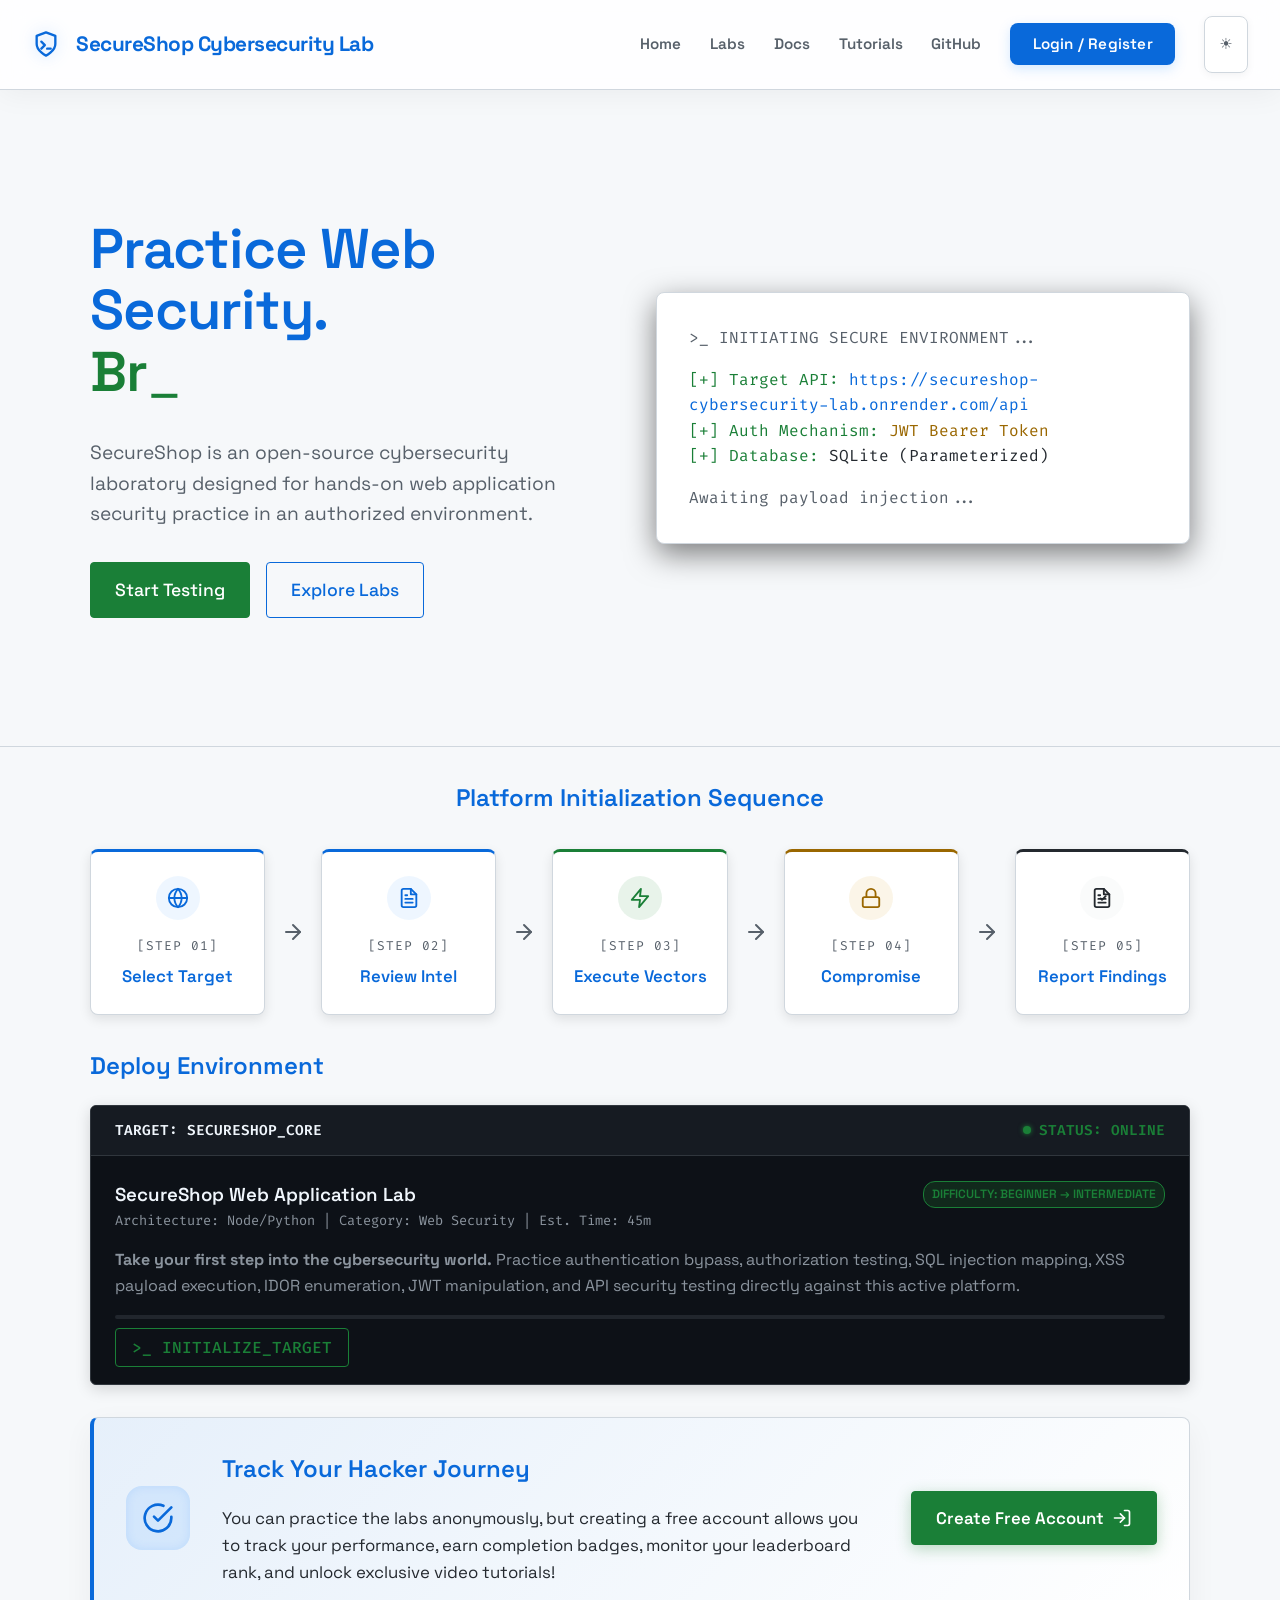
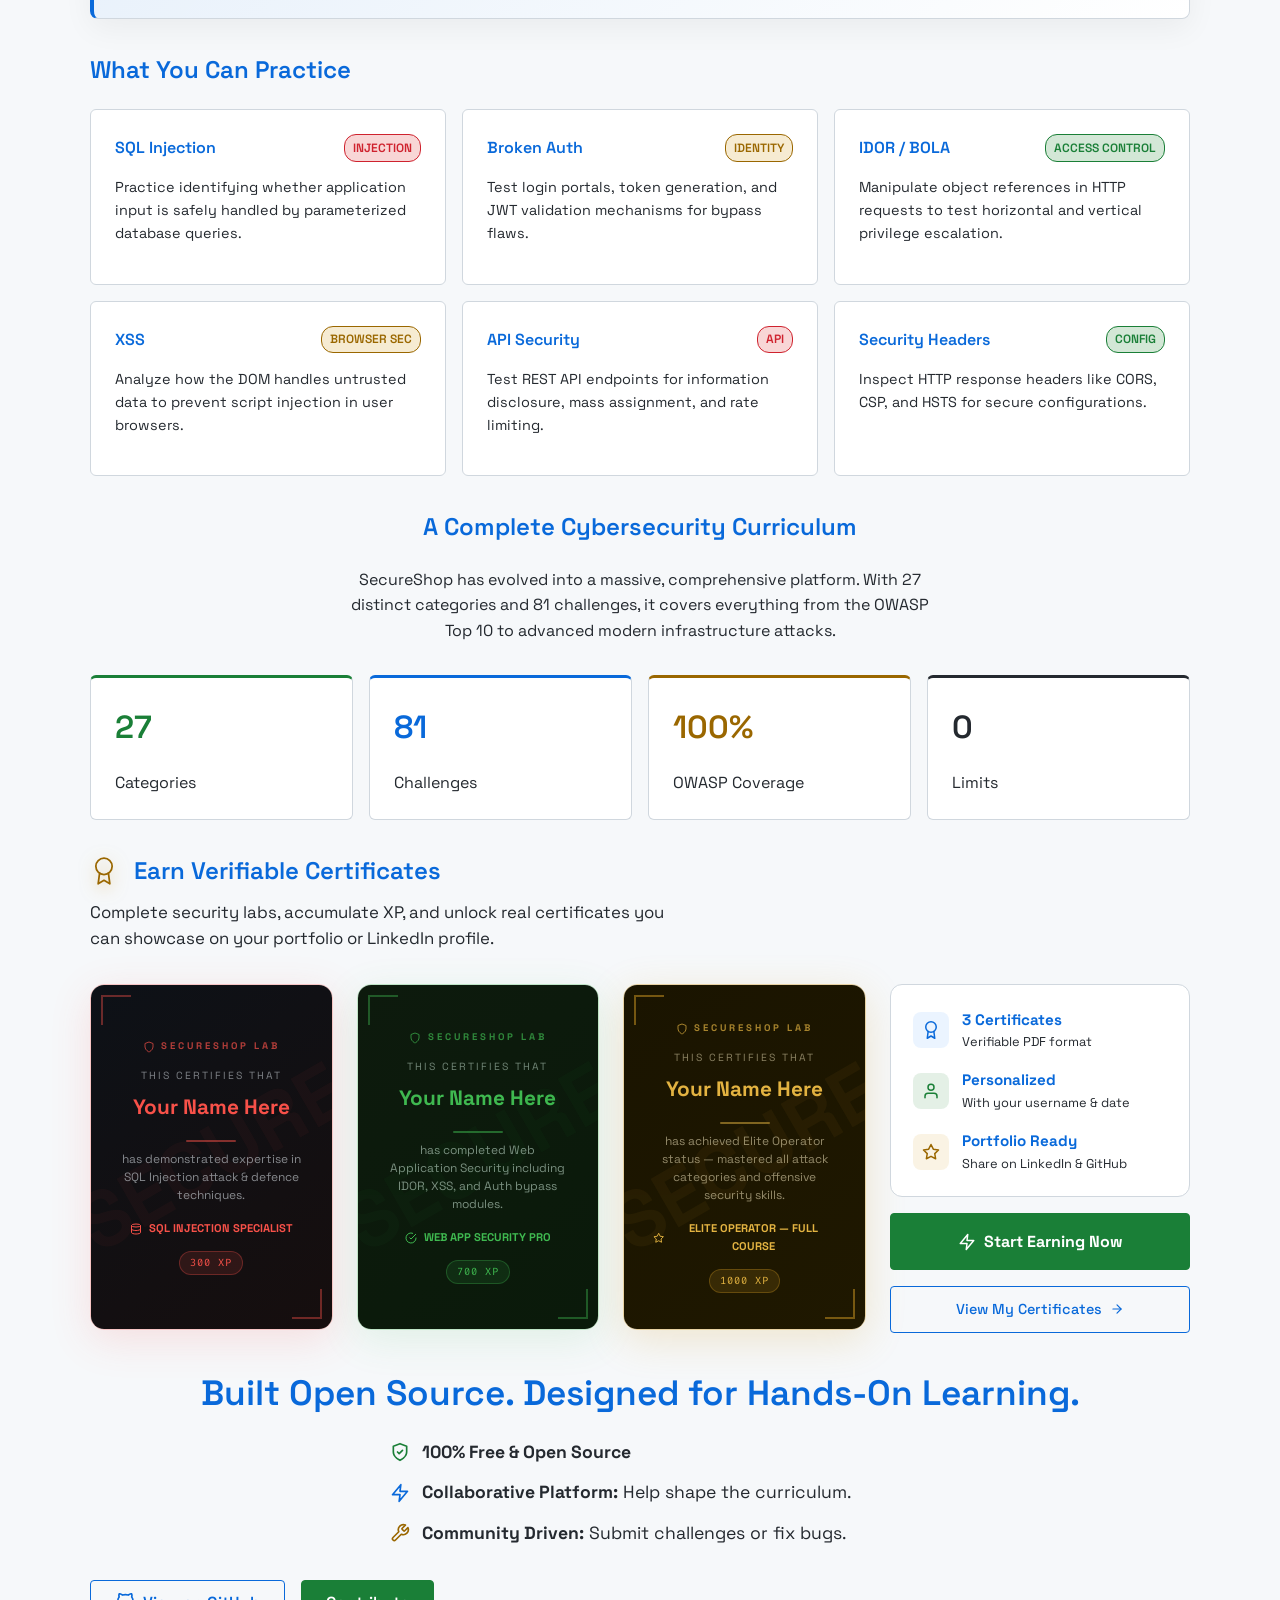
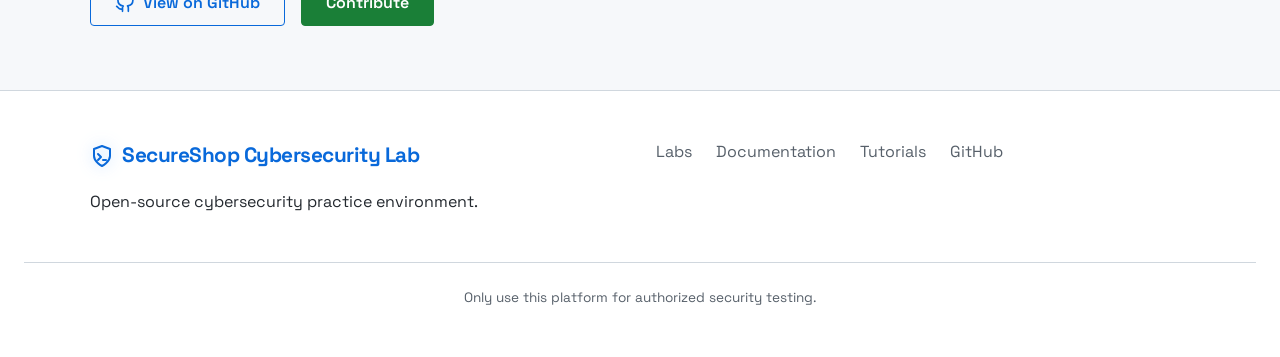
<file: frontend/index.html>
<!DOCTYPE html>
<html lang="en">
  <head>
    <meta charset="UTF-8" />
    <meta name="viewport" content="width=device-width, initial-scale=1.0" />
    <title>SecureShop Lab - Practice Web Security</title>
    <link rel="stylesheet" href="app.css" />
    <script src="app.js"></script>
    <style>
      .hero-visual {
        background: var(--bg-card);
        border: 1px solid var(--border-subtle);
        border-radius: 8px;
        padding: 2rem;
        font-family: var(--font-mono);
        color: var(--accent-green);
        text-align: left;
        box-shadow: 0 10px 30px rgba(0,0,0,0.5);
      }
      .workflow-step {
        background: var(--bg-card);
        border: 1px solid var(--border-subtle);
        padding: 1.5rem;
        border-radius: 6px;
      }
    </style>
  </head>
  <body>
    <header>
      <div class="logo">
        <svg width="28" height="28" viewBox="0 0 24 24" fill="none" stroke="currentColor" stroke-width="2" stroke-linecap="round" stroke-linejoin="round" class="logo-icon" style="margin-right: 8px;"><path d="M12 22s8-4 8-10V5l-8-3-8 3v7c0 6 8 10 8 10z"></path><polyline points="8 10 11 13 8 16"></polyline><line x1="13" y1="16" x2="16" y2="16"></line></svg> SecureShop Cybersecurity Lab
      </div>
      <nav id="main-nav"></nav>
    </header>

    <!-- MOBILE WARNING -->
    <div class="mobile-only-warning container mt-2 mb-1" style="padding-top: 2rem;">
      <div class="card" style="border-left: 4px solid var(--accent-orange); background: rgba(210, 153, 34, 0.05); padding: 1.2rem;">
        <h3 style="color: var(--accent-orange); margin-bottom: 0.5rem; font-size: 1.1rem;">Optimal Experience Notice</h3>
        <p class="text-muted" style="margin-bottom: 0; font-size: 0.9rem;">While you can browse SecureShop on your mobile device, the web terminal, API interception, and code review modules are designed for desktop and laptop screens. For the best hands-on cybersecurity practice, we highly recommend switching to a larger display.</p>
      </div>
    </div>

    <!-- HERO SECTION -->
    <div class="hero" style="padding-top: 6rem; padding-bottom: 6rem; border-bottom: 1px solid var(--border-subtle);">
      <div class="container grid grid-cols-2 gap-2 items-center">
        <div style="text-align: left;">
          <style>
            @keyframes blink { 0%, 100% { opacity: 1; } 50% { opacity: 0; } }
          </style>
          <h1 id="hero-title" style="font-size: 3.5rem; line-height: 1.1; min-height: 3.5em; margin-bottom: 0;"></h1>
          <p style="margin: 1.5rem 0; font-size: 1.2rem; max-width: 90%;">SecureShop is an open-source cybersecurity laboratory designed for hands-on web application security practice in an authorized environment.</p>
          <div class="flex gap-1 mt-2">
            <a href="/labs.html" class="btn btn-primary" style="font-size: 1.1rem; padding: 0.8rem 1.5rem;">Start Testing</a>
            <a href="#featured-lab" class="btn btn-outline" style="font-size: 1.1rem; padding: 0.8rem 1.5rem;">Explore Labs</a>
          </div>
        </div>
        <div class="hero-visual">
          <div style="color: var(--text-muted); margin-bottom: 1rem;">>_ INITIATING SECURE ENVIRONMENT...</div>
          <div>[+] Target API: <span style="color: var(--accent-blue);">https://secureshop-cybersecurity-lab.onrender.com/api</span></div>
          <div>[+] Auth Mechanism: <span style="color: var(--accent-orange);">JWT Bearer Token</span></div>
          <div>[+] Database: <span style="color: var(--text-main);">SQLite (Parameterized)</span></div>
          <div class="mt-1" style="color: var(--text-muted);">Awaiting payload injection...</div>
        </div>
      </div>
    </div>

    <!-- HOW THE LAB WORKS -->
    <div class="container mt-2 pt-2">
      <h2 style="text-align: center; margin-bottom: 2rem;">Platform Initialization Sequence</h2>
      <div style="display: flex; justify-content: center; align-items: center; gap: 1rem; flex-wrap: wrap;">
        
        <!-- Node 1 -->
        <div class="pipeline-card" style="flex: 1; min-width: 140px; text-align: center; padding: 1.5rem 1rem; background: var(--bg-card); border-radius: 8px; border: 1px solid var(--border-subtle); border-top: 3px solid var(--accent-blue); box-shadow: 0 4px 12px rgba(0,0,0,0.1);">
          <div style="background: rgba(88, 166, 255, 0.1); color: var(--accent-blue); width: 44px; height: 44px; border-radius: 50%; display: flex; align-items: center; justify-content: center; margin: 0 auto 1rem;">
             <svg width="22" height="22" viewBox="0 0 24 24" fill="none" stroke="currentColor" stroke-width="2" stroke-linecap="round" stroke-linejoin="round"><circle cx="12" cy="12" r="10"></circle><line x1="2" y1="12" x2="22" y2="12"></line><path d="M12 2a15.3 15.3 0 0 1 4 10 15.3 15.3 0 0 1-4 10 15.3 15.3 0 0 1-4-10 15.3 15.3 0 0 1 4-10z"></path></svg>
          </div>
          <div style="font-family: var(--font-mono); font-size: 0.8rem; color: var(--text-muted); margin-bottom: 0.4rem; letter-spacing: 1px;">[STEP 01]</div>
          <h4 style="margin: 0; font-size: 1.05rem; font-weight: 600;">Select Target</h4>
        </div>

        <!-- Arrow -->
        <div style="color: var(--text-muted); display: flex; align-items: center; justify-content: center; min-width: 20px;">
          <svg width="24" height="24" viewBox="0 0 24 24" fill="none" stroke="currentColor" stroke-width="2" stroke-linecap="round" stroke-linejoin="round"><line x1="5" y1="12" x2="19" y2="12"></line><polyline points="12 5 19 12 12 19"></polyline></svg>
        </div>

        <!-- Node 2 -->
        <div class="pipeline-card" style="flex: 1; min-width: 140px; text-align: center; padding: 1.5rem 1rem; background: var(--bg-card); border-radius: 8px; border: 1px solid var(--border-subtle); border-top: 3px solid var(--accent-blue); box-shadow: 0 4px 12px rgba(0,0,0,0.1);">
          <div style="background: rgba(88, 166, 255, 0.1); color: var(--accent-blue); width: 44px; height: 44px; border-radius: 50%; display: flex; align-items: center; justify-content: center; margin: 0 auto 1rem;">
             <svg width="22" height="22" viewBox="0 0 24 24" fill="none" stroke="currentColor" stroke-width="2" stroke-linecap="round" stroke-linejoin="round"><path d="M14 2H6a2 2 0 0 0-2 2v16a2 2 0 0 0 2 2h12a2 2 0 0 0 2-2V8z"></path><polyline points="14 2 14 8 20 8"></polyline><line x1="16" y1="13" x2="8" y2="13"></line><line x1="16" y1="17" x2="8" y2="17"></line><polyline points="10 9 9 9 8 9"></polyline></svg>
          </div>
          <div style="font-family: var(--font-mono); font-size: 0.8rem; color: var(--text-muted); margin-bottom: 0.4rem; letter-spacing: 1px;">[STEP 02]</div>
          <h4 style="margin: 0; font-size: 1.05rem; font-weight: 600;">Review Intel</h4>
        </div>

        <!-- Arrow -->
        <div style="color: var(--text-muted); display: flex; align-items: center; justify-content: center; min-width: 20px;">
          <svg width="24" height="24" viewBox="0 0 24 24" fill="none" stroke="currentColor" stroke-width="2" stroke-linecap="round" stroke-linejoin="round"><line x1="5" y1="12" x2="19" y2="12"></line><polyline points="12 5 19 12 12 19"></polyline></svg>
        </div>

        <!-- Node 3 -->
        <div class="pipeline-card" style="flex: 1; min-width: 140px; text-align: center; padding: 1.5rem 1rem; background: var(--bg-card); border-radius: 8px; border: 1px solid var(--border-subtle); border-top: 3px solid var(--accent-green); box-shadow: 0 4px 12px rgba(0,0,0,0.1);">
          <div style="background: rgba(35, 134, 54, 0.1); color: var(--accent-green); width: 44px; height: 44px; border-radius: 50%; display: flex; align-items: center; justify-content: center; margin: 0 auto 1rem;">
             <svg width="22" height="22" viewBox="0 0 24 24" fill="none" stroke="currentColor" stroke-width="2" stroke-linecap="round" stroke-linejoin="round"><polygon points="13 2 3 14 12 14 11 22 21 10 12 10 13 2"></polygon></svg>
          </div>
          <div style="font-family: var(--font-mono); font-size: 0.8rem; color: var(--text-muted); margin-bottom: 0.4rem; letter-spacing: 1px;">[STEP 03]</div>
          <h4 style="margin: 0; font-size: 1.05rem; font-weight: 600;">Execute Vectors</h4>
        </div>

        <!-- Arrow -->
        <div style="color: var(--text-muted); display: flex; align-items: center; justify-content: center; min-width: 20px;">
          <svg width="24" height="24" viewBox="0 0 24 24" fill="none" stroke="currentColor" stroke-width="2" stroke-linecap="round" stroke-linejoin="round"><line x1="5" y1="12" x2="19" y2="12"></line><polyline points="12 5 19 12 12 19"></polyline></svg>
        </div>

        <!-- Node 4 -->
        <div class="pipeline-card" style="flex: 1; min-width: 140px; text-align: center; padding: 1.5rem 1rem; background: var(--bg-card); border-radius: 8px; border: 1px solid var(--border-subtle); border-top: 3px solid var(--accent-orange); box-shadow: 0 4px 12px rgba(0,0,0,0.1);">
          <div style="background: rgba(210, 153, 34, 0.1); color: var(--accent-orange); width: 44px; height: 44px; border-radius: 50%; display: flex; align-items: center; justify-content: center; margin: 0 auto 1rem;">
             <svg width="22" height="22" viewBox="0 0 24 24" fill="none" stroke="currentColor" stroke-width="2" stroke-linecap="round" stroke-linejoin="round"><rect x="3" y="11" width="18" height="11" rx="2" ry="2"></rect><path d="M7 11V7a5 5 0 0 1 10 0v4"></path></svg>
          </div>
          <div style="font-family: var(--font-mono); font-size: 0.8rem; color: var(--text-muted); margin-bottom: 0.4rem; letter-spacing: 1px;">[STEP 04]</div>
          <h4 style="margin: 0; font-size: 1.05rem; font-weight: 600;">Compromise</h4>
        </div>

        <!-- Arrow -->
        <div style="color: var(--text-muted); display: flex; align-items: center; justify-content: center; min-width: 20px;">
          <svg width="24" height="24" viewBox="0 0 24 24" fill="none" stroke="currentColor" stroke-width="2" stroke-linecap="round" stroke-linejoin="round"><line x1="5" y1="12" x2="19" y2="12"></line><polyline points="12 5 19 12 12 19"></polyline></svg>
        </div>

        <!-- Node 5 -->
        <div class="pipeline-card" style="flex: 1; min-width: 140px; text-align: center; padding: 1.5rem 1rem; background: var(--bg-card); border-radius: 8px; border: 1px solid var(--border-subtle); border-top: 3px solid var(--text-main); box-shadow: 0 4px 12px rgba(0,0,0,0.1);">
          <div style="background: rgba(201, 209, 217, 0.1); color: var(--text-main); width: 44px; height: 44px; border-radius: 50%; display: flex; align-items: center; justify-content: center; margin: 0 auto 1rem;">
             <svg width="22" height="22" viewBox="0 0 24 24" fill="none" stroke="currentColor" stroke-width="2" stroke-linecap="round" stroke-linejoin="round"><path d="M14 2H6a2 2 0 0 0-2 2v16a2 2 0 0 0 2 2h12a2 2 0 0 0 2-2V8z"></path><polyline points="14 2 14 8 20 8"></polyline><line x1="16" y1="13" x2="8" y2="13"></line><line x1="16" y1="17" x2="8" y2="17"></line><polyline points="10 9 9 9 8 9"></polyline><path d="M10.5 12.5L12 14l4-4"></path></svg>
          </div>
          <div style="font-family: var(--font-mono); font-size: 0.8rem; color: var(--text-muted); margin-bottom: 0.4rem; letter-spacing: 1px;">[STEP 05]</div>
          <h4 style="margin: 0; font-size: 1.05rem; font-weight: 600;">Report Findings</h4>
        </div>

      </div>
    </div>

    <!-- FEATURED LAB -->
    <div id="featured-lab" class="container mt-2 pt-2">
      <h2>Deploy Environment</h2>
      <div class="target-console mt-1">
        <div class="target-header">
          <span>TARGET: SECURESHOP_CORE</span>
          <span style="display: flex; align-items: center; gap: 0.5rem; color: var(--accent-green);">
            <div style="width: 8px; height: 8px; border-radius: 50%; background-color: var(--accent-green); box-shadow: 0 0 5px var(--accent-green); animation: blink 2s infinite;"></div>
            STATUS: ONLINE
          </span>
        </div>
        <div class="target-body">
          <div class="flex justify-between items-center mb-1">
            <h3 style="margin: 0;">SecureShop Web Application Lab</h3>
            <span class="badge badge-beginner">Difficulty: Beginner → Intermediate</span>
          </div>
          <div class="terminal text-muted mb-1" style="font-size: 0.85rem;">
            <span>Architecture: Node/Python</span> | <span>Category: Web Security</span> | <span>Est. Time: 45m</span>
          </div>
          <p class="text-muted mb-2"><strong>Take your first step into the cybersecurity world.</strong> Practice authentication bypass, authorization testing, SQL injection mapping, XSS payload execution, IDOR enumeration, JWT manipulation, and API security testing directly against this active platform.</p>
          <div class="tech-progress-bar mb-1"><div class="tech-progress-fill"></div></div>
          <a href="/labs.html" class="btn btn-terminal mt-1">>_ INITIALIZE_TARGET</a>
        </div>
      </div>
    </div>

    <!-- REGISTRATION BENEFITS -->
    <div class="container mt-2 pt-2">
      <div class="reg-banner flex justify-between items-center">
        <div style="display: flex; gap: 2rem; align-items: center; flex-wrap: wrap;">
          <div style="background: rgba(88, 166, 255, 0.15); color: var(--accent-blue); width: 64px; height: 64px; border-radius: 16px; display: flex; align-items: center; justify-content: center; flex-shrink: 0; box-shadow: inset 0 0 10px rgba(88, 166, 255, 0.2);">
            <svg width="32" height="32" viewBox="0 0 24 24" fill="none" stroke="currentColor" stroke-width="2" stroke-linecap="round" stroke-linejoin="round"><path d="M22 11.08V12a10 10 0 1 1-5.93-9.14"></path><polyline points="22 4 12 14.01 9 11.01"></polyline></svg>
          </div>
          <div style="flex: 1; min-width: 300px;">
            <h3 style="margin-bottom: 0.5rem; color: var(--accent-blue); font-size: 1.5rem;">Track Your Hacker Journey</h3>
            <p class="text-muted" style="margin-bottom: 0; font-size: 1.05rem; line-height: 1.6;">You can practice the labs anonymously, but creating a free account allows you to track your performance, earn completion badges, monitor your leaderboard rank, and unlock exclusive video tutorials!</p>
          </div>
          <div style="flex-shrink: 0;">
            <a href="/login.html" class="btn btn-primary" style="padding: 0.8rem 1.5rem; font-weight: 600; font-size: 1.05rem; display: flex; align-items: center; gap: 0.5rem; box-shadow: 0 4px 15px rgba(35, 134, 54, 0.3);">
              Create Free Account
              <svg width="20" height="20" viewBox="0 0 24 24" fill="none" stroke="currentColor" stroke-width="2" stroke-linecap="round" stroke-linejoin="round"><path d="M15 3h4a2 2 0 0 1 2 2v14a2 2 0 0 1-2 2h-4"></path><polyline points="10 17 15 12 10 7"></polyline><line x1="15" y1="12" x2="3" y2="12"></line></svg>
            </a>
          </div>
        </div>
      </div>
    </div>

    <!-- WHAT YOU CAN PRACTICE -->
    <div class="container mt-2 pt-2">
      <h2>What You Can Practice</h2>
      <div class="grid grid-cols-3 gap-1 mt-1">
        
        <div class="card">
          <div class="flex justify-between items-center mb-1">
            <h4 style="margin:0;">SQL Injection</h4>
            <span class="badge badge-advanced">Injection</span>
          </div>
          <p class="text-muted" style="font-size: 0.9rem;">Practice identifying whether application input is safely handled by parameterized database queries.</p>
        </div>

        <div class="card">
          <div class="flex justify-between items-center mb-1">
            <h4 style="margin:0;">Broken Auth</h4>
            <span class="badge badge-intermediate">Identity</span>
          </div>
          <p class="text-muted" style="font-size: 0.9rem;">Test login portals, token generation, and JWT validation mechanisms for bypass flaws.</p>
        </div>

        <div class="card">
          <div class="flex justify-between items-center mb-1">
            <h4 style="margin:0;">IDOR / BOLA</h4>
            <span class="badge badge-beginner">Access Control</span>
          </div>
          <p class="text-muted" style="font-size: 0.9rem;">Manipulate object references in HTTP requests to test horizontal and vertical privilege escalation.</p>
        </div>

        <div class="card">
          <div class="flex justify-between items-center mb-1">
            <h4 style="margin:0;">XSS</h4>
            <span class="badge badge-intermediate">Browser Sec</span>
          </div>
          <p class="text-muted" style="font-size: 0.9rem;">Analyze how the DOM handles untrusted data to prevent script injection in user browsers.</p>
        </div>

        <div class="card">
          <div class="flex justify-between items-center mb-1">
            <h4 style="margin:0;">API Security</h4>
            <span class="badge badge-advanced">API</span>
          </div>
          <p class="text-muted" style="font-size: 0.9rem;">Test REST API endpoints for information disclosure, mass assignment, and rate limiting.</p>
        </div>

        <div class="card">
          <div class="flex justify-between items-center mb-1">
            <h4 style="margin:0;">Security Headers</h4>
            <span class="badge badge-beginner">Config</span>
          </div>
          <p class="text-muted" style="font-size: 0.9rem;">Inspect HTTP response headers like CORS, CSP, and HSTS for secure configurations.</p>
        </div>

      </div>
    </div>



    <!-- COMPREHENSIVE CURRICULUM -->
    <div class="container mt-2 pt-2">
      <h2 style="text-align: center;">A Complete Cybersecurity Curriculum</h2>
      <p style="text-align: center; max-width: 600px; margin: 0 auto 2rem;" class="text-muted">SecureShop has evolved into a massive, comprehensive platform. With 27 distinct categories and 81 challenges, it covers everything from the OWASP Top 10 to advanced modern infrastructure attacks.</p>
      
      <div class="grid grid-cols-4 gap-1">
        <div class="card text-center" style="border-top: 3px solid var(--accent-green);"><h4 style="margin:0; font-size: 2rem; color: var(--accent-green);">27</h4><span class="text-muted mt-1" style="display:block;">Categories</span></div>
        <div class="card text-center" style="border-top: 3px solid var(--accent-blue);"><h4 style="margin:0; font-size: 2rem; color: var(--accent-blue);">81</h4><span class="text-muted mt-1" style="display:block;">Challenges</span></div>
        <div class="card text-center" style="border-top: 3px solid var(--accent-orange);"><h4 style="margin:0; font-size: 2rem; color: var(--accent-orange);">100%</h4><span class="text-muted mt-1" style="display:block;">OWASP Coverage</span></div>
        <div class="card text-center" style="border-top: 3px solid var(--text-main);"><h4 style="margin:0; font-size: 2rem; color: var(--text-main);">0</h4><span class="text-muted mt-1" style="display:block;">Limits</span></div>
      </div>
    </div>


    <!-- ─── CERTIFICATE SHOWCASE ─── -->
    <div class="container mt-2 pt-2" style="margin-bottom: 1rem;">
      <div style="display: flex; align-items: center; gap: 1rem; margin-bottom: 0.5rem;">
        <svg width="28" height="28" viewBox="0 0 24 24" fill="none" stroke="var(--accent-orange)" stroke-width="1.5" stroke-linecap="round" stroke-linejoin="round" style="flex-shrink:0; filter: drop-shadow(0 4px 8px rgba(210,153,34,0.5));"><circle cx="12" cy="8" r="7"></circle><polyline points="8.21 13.89 7 23 12 20 17 23 15.79 13.88"></polyline></svg>
        <h2 style="margin:0;">Earn Verifiable Certificates</h2>
      </div>
      <p class="text-muted" style="margin: 0 0 2rem 0; max-width: 600px; font-size: 1.05rem;">Complete security labs, accumulate XP, and unlock real certificates you can showcase on your portfolio or LinkedIn profile.</p>

      <div style="display: grid; grid-template-columns: 1fr 1fr 1fr 300px; gap: 1.5rem; align-items: start;">

        <!-- Cert Card 1 — SQL Injection -->
        <div style="border-radius: 14px; overflow: hidden; border: 1px solid rgba(248,81,73,0.3); box-shadow: 0 10px 40px rgba(248,81,73,0.15); transition: transform 0.3s ease, box-shadow 0.3s ease; cursor: default;"
             onmouseover="this.style.transform='translateY(-6px)'; this.style.boxShadow='0 20px 50px rgba(248,81,73,0.25)'"
             onmouseout="this.style.transform=''; this.style.boxShadow='0 10px 40px rgba(248,81,73,0.15)'">
          <div style="padding: 2rem 1.8rem; background: linear-gradient(145deg, #0d1117 0%, #160e0e 100%); color: #e6edf3; min-height: 280px; display: flex; flex-direction: column; align-items: center; justify-content: center; text-align: center; position: relative; overflow: hidden;">
            <!-- Corner brackets -->
            <div style="position:absolute; top:10px; left:10px; width:28px; height:28px; border-top:2px solid rgba(248,81,73,0.4); border-left:2px solid rgba(248,81,73,0.4);"></div>
            <div style="position:absolute; bottom:10px; right:10px; width:28px; height:28px; border-bottom:2px solid rgba(248,81,73,0.4); border-right:2px solid rgba(248,81,73,0.4);"></div>
            <div style="position:absolute; top:50%; left:50%; transform:translate(-50%,-50%) rotate(-30deg); font-size:5rem; font-weight:900; color:#f85149; opacity:0.04; user-select:none; white-space:nowrap;">SECURE</div>
            <div style="font-size:0.6rem; font-weight:700; letter-spacing:3px; color:#f85149; opacity:0.7; margin-bottom:0.8rem; display:flex; align-items:center; gap:0.4rem;">
              <svg width="12" height="12" viewBox="0 0 24 24" fill="none" stroke="currentColor" stroke-width="2"><path d="M12 22s8-4 8-10V5l-8-3-8 3v7c0 6 8 10 8 10z"></path></svg>
              SECURESHOP LAB
            </div>
            <div style="font-size:0.65rem; letter-spacing:2px; text-transform:uppercase; opacity:0.5; margin-bottom:0.4rem;">This certifies that</div>
            <div style="font-size:1.3rem; font-weight:800; color:#f85149; margin-bottom:0.5rem;">Your Name Here</div>
            <div style="width:50px; height:2px; background:#f85149; margin:0.5rem auto; opacity:0.5; border-radius:2px;"></div>
            <div style="font-size:0.75rem; opacity:0.55; line-height:1.5; max-width:180px; margin-bottom:1rem;">has demonstrated expertise in SQL Injection attack & defence techniques.</div>
            <div style="display:flex; align-items:center; gap:0.4rem; font-size:0.7rem; font-weight:700; color:#f85149;">
              <svg width="12" height="12" viewBox="0 0 24 24" fill="none" stroke="currentColor" stroke-width="2"><ellipse cx="12" cy="5" rx="9" ry="3"></ellipse><path d="M21 12c0 1.66-4 3-9 3s-9-1.34-9-3"></path><path d="M3 5v14c0 1.66 4 3 9 3s9-1.34 9-3V5"></path></svg>
              SQL INJECTION SPECIALIST
            </div>
            <div style="font-family:var(--font-mono); font-size:0.65rem; background:rgba(248,81,73,0.12); color:#f85149; border:1px solid rgba(248,81,73,0.3); padding:3px 10px; border-radius:20px; margin-top:0.8rem; letter-spacing:1px;">300 XP</div>
          </div>
        </div>

        <!-- Cert Card 2 — Web App Security -->
        <div style="border-radius: 14px; overflow: hidden; border: 1px solid rgba(63,185,80,0.3); box-shadow: 0 10px 40px rgba(63,185,80,0.12); transition: transform 0.3s ease, box-shadow 0.3s ease; cursor: default;"
             onmouseover="this.style.transform='translateY(-6px)'; this.style.boxShadow='0 20px 50px rgba(63,185,80,0.22)'"
             onmouseout="this.style.transform=''; this.style.boxShadow='0 10px 40px rgba(63,185,80,0.12)'">
          <div style="padding: 2rem 1.8rem; background: linear-gradient(145deg, #0d1a0d 0%, #0a1a0a 100%); color: #d4efdf; min-height: 280px; display: flex; flex-direction: column; align-items: center; justify-content: center; text-align: center; position: relative; overflow: hidden;">
            <div style="position:absolute; top:10px; left:10px; width:28px; height:28px; border-top:2px solid rgba(63,185,80,0.4); border-left:2px solid rgba(63,185,80,0.4);"></div>
            <div style="position:absolute; bottom:10px; right:10px; width:28px; height:28px; border-bottom:2px solid rgba(63,185,80,0.4); border-right:2px solid rgba(63,185,80,0.4);"></div>
            <div style="position:absolute; top:50%; left:50%; transform:translate(-50%,-50%) rotate(-30deg); font-size:5rem; font-weight:900; color:#238636; opacity:0.05; user-select:none; white-space:nowrap;">SECURE</div>
            <div style="font-size:0.6rem; font-weight:700; letter-spacing:3px; color:#3fb950; opacity:0.7; margin-bottom:0.8rem; display:flex; align-items:center; gap:0.4rem;">
              <svg width="12" height="12" viewBox="0 0 24 24" fill="none" stroke="currentColor" stroke-width="2"><path d="M12 22s8-4 8-10V5l-8-3-8 3v7c0 6 8 10 8 10z"></path></svg>
              SECURESHOP LAB
            </div>
            <div style="font-size:0.65rem; letter-spacing:2px; text-transform:uppercase; opacity:0.5; margin-bottom:0.4rem;">This certifies that</div>
            <div style="font-size:1.3rem; font-weight:800; color:#3fb950; margin-bottom:0.5rem;">Your Name Here</div>
            <div style="width:50px; height:2px; background:#3fb950; margin:0.5rem auto; opacity:0.5; border-radius:2px;"></div>
            <div style="font-size:0.75rem; opacity:0.55; line-height:1.5; max-width:180px; margin-bottom:1rem; color:#d4efdf;">has completed Web Application Security including IDOR, XSS, and Auth bypass modules.</div>
            <div style="display:flex; align-items:center; gap:0.4rem; font-size:0.7rem; font-weight:700; color:#3fb950;">
              <svg width="12" height="12" viewBox="0 0 24 24" fill="none" stroke="currentColor" stroke-width="2"><path d="M22 11.08V12a10 10 0 1 1-5.93-9.14"></path><polyline points="22 4 12 14.01 9 11.01"></polyline></svg>
              WEB APP SECURITY PRO
            </div>
            <div style="font-family:var(--font-mono); font-size:0.65rem; background:rgba(63,185,80,0.12); color:#3fb950; border:1px solid rgba(63,185,80,0.3); padding:3px 10px; border-radius:20px; margin-top:0.8rem; letter-spacing:1px;">700 XP</div>
          </div>
        </div>

        <!-- Cert Card 3 — Elite Operator -->
        <div style="border-radius: 14px; overflow: hidden; border: 1px solid rgba(210,153,34,0.4); box-shadow: 0 10px 40px rgba(210,153,34,0.2); transition: transform 0.3s ease, box-shadow 0.3s ease; cursor: default;"
             onmouseover="this.style.transform='translateY(-6px)'; this.style.boxShadow='0 20px 50px rgba(210,153,34,0.3)'"
             onmouseout="this.style.transform=''; this.style.boxShadow='0 10px 40px rgba(210,153,34,0.2)'">
          <div style="padding: 2rem 1.8rem; background: linear-gradient(145deg, #1a1400 0%, #1f1800 100%); color: #f5e9c0; min-height: 280px; display: flex; flex-direction: column; align-items: center; justify-content: center; text-align: center; position: relative; overflow: hidden;">
            <div style="position:absolute; top:10px; left:10px; width:28px; height:28px; border-top:2px solid rgba(210,153,34,0.5); border-left:2px solid rgba(210,153,34,0.5);"></div>
            <div style="position:absolute; bottom:10px; right:10px; width:28px; height:28px; border-bottom:2px solid rgba(210,153,34,0.5); border-right:2px solid rgba(210,153,34,0.5);"></div>
            <div style="position:absolute; top:50%; left:50%; transform:translate(-50%,-50%) rotate(-30deg); font-size:5rem; font-weight:900; color:#d29922; opacity:0.06; user-select:none; white-space:nowrap;">SECURE</div>
            <div style="font-size:0.6rem; font-weight:700; letter-spacing:3px; color:#e3b341; opacity:0.7; margin-bottom:0.8rem; display:flex; align-items:center; gap:0.4rem;">
              <svg width="12" height="12" viewBox="0 0 24 24" fill="none" stroke="currentColor" stroke-width="2"><path d="M12 22s8-4 8-10V5l-8-3-8 3v7c0 6 8 10 8 10z"></path></svg>
              SECURESHOP LAB
            </div>
            <div style="font-size:0.65rem; letter-spacing:2px; text-transform:uppercase; opacity:0.5; margin-bottom:0.4rem;">This certifies that</div>
            <div style="font-size:1.3rem; font-weight:800; color:#e3b341; margin-bottom:0.5rem;">Your Name Here</div>
            <div style="width:50px; height:2px; background:#e3b341; margin:0.5rem auto; opacity:0.5; border-radius:2px;"></div>
            <div style="font-size:0.75rem; opacity:0.55; line-height:1.5; max-width:180px; margin-bottom:1rem; color:#f5e9c0;">has achieved Elite Operator status — mastered all attack categories and offensive security skills.</div>
            <div style="display:flex; align-items:center; gap:0.4rem; font-size:0.7rem; font-weight:700; color:#e3b341;">
              <svg width="12" height="12" viewBox="0 0 24 24" fill="none" stroke="currentColor" stroke-width="2"><polygon points="12 2 15.09 8.26 22 9.27 17 14.14 18.18 21.02 12 17.77 5.82 21.02 7 14.14 2 9.27 8.91 8.26 12 2"></polygon></svg>
              ELITE OPERATOR — FULL COURSE
            </div>
            <div style="font-family:var(--font-mono); font-size:0.65rem; background:rgba(210,153,34,0.15); color:#e3b341; border:1px solid rgba(210,153,34,0.3); padding:3px 10px; border-radius:20px; margin-top:0.8rem; letter-spacing:1px;">1000 XP</div>
          </div>
        </div>

        <!-- Side stats + CTA -->
        <div style="display:flex; flex-direction:column; gap:1rem; justify-content:center;">
          <div style="background:var(--bg-card); border:1px solid var(--border-subtle); border-radius:12px; padding:1.4rem;">
            <div style="display:flex; flex-direction:column; gap:1rem;">
              <div style="display:flex; align-items:center; gap:0.8rem;">
                <div style="background:rgba(88,166,255,0.12); color:var(--accent-blue); width:36px; height:36px; border-radius:8px; display:flex; align-items:center; justify-content:center; flex-shrink:0;">
                  <svg width="18" height="18" viewBox="0 0 24 24" fill="none" stroke="currentColor" stroke-width="2" stroke-linecap="round" stroke-linejoin="round"><circle cx="12" cy="8" r="7"></circle><polyline points="8.21 13.89 7 23 12 20 17 23 15.79 13.88"></polyline></svg>
                </div>
                <div>
                  <div style="font-weight:700; font-size:0.95rem; color:var(--text-heading);">3 Certificates</div>
                  <div class="text-muted" style="font-size:0.8rem;">Verifiable PDF format</div>
                </div>
              </div>
              <div style="display:flex; align-items:center; gap:0.8rem;">
                <div style="background:rgba(35,134,54,0.12); color:var(--accent-green); width:36px; height:36px; border-radius:8px; display:flex; align-items:center; justify-content:center; flex-shrink:0;">
                  <svg width="18" height="18" viewBox="0 0 24 24" fill="none" stroke="currentColor" stroke-width="2" stroke-linecap="round" stroke-linejoin="round"><path d="M20 21v-2a4 4 0 0 0-4-4H8a4 4 0 0 0-4 4v2"></path><circle cx="12" cy="7" r="4"></circle></svg>
                </div>
                <div>
                  <div style="font-weight:700; font-size:0.95rem; color:var(--text-heading);">Personalized</div>
                  <div class="text-muted" style="font-size:0.8rem;">With your username & date</div>
                </div>
              </div>
              <div style="display:flex; align-items:center; gap:0.8rem;">
                <div style="background:rgba(210,153,34,0.12); color:var(--accent-orange); width:36px; height:36px; border-radius:8px; display:flex; align-items:center; justify-content:center; flex-shrink:0;">
                  <svg width="18" height="18" viewBox="0 0 24 24" fill="none" stroke="currentColor" stroke-width="2" stroke-linecap="round" stroke-linejoin="round"><polygon points="12 2 15.09 8.26 22 9.27 17 14.14 18.18 21.02 12 17.77 5.82 21.02 7 14.14 2 9.27 8.91 8.26 12 2"></polygon></svg>
                </div>
                <div>
                  <div style="font-weight:700; font-size:0.95rem; color:var(--text-heading);">Portfolio Ready</div>
                  <div class="text-muted" style="font-size:0.8rem;">Share on LinkedIn &amp; GitHub</div>
                </div>
              </div>
            </div>
          </div>
          <a href="/login.html" class="btn btn-primary" style="text-align:center; padding:0.9rem; font-size:1rem; font-weight:700; display:flex; align-items:center; justify-content:center; gap:0.5rem;">
            <svg width="18" height="18" viewBox="0 0 24 24" fill="none" stroke="currentColor" stroke-width="2" stroke-linecap="round" stroke-linejoin="round"><polygon points="13 2 3 14 12 14 11 22 21 10 12 10 13 2"></polygon></svg>
            Start Earning Now
          </a>
          <a href="/profile.html" class="btn btn-outline" style="text-align:center; padding:0.7rem; font-size:0.9rem; display:flex; align-items:center; justify-content:center; gap:0.5rem;">
            View My Certificates
            <svg width="14" height="14" viewBox="0 0 24 24" fill="none" stroke="currentColor" stroke-width="2" stroke-linecap="round" stroke-linejoin="round"><line x1="5" y1="12" x2="19" y2="12"></line><polyline points="12 5 19 12 12 19"></polyline></svg>
          </a>
        </div>

      </div>
    </div>

    <!-- ─── OPEN SOURCE SECTION ─── -->

    <div class="container mt-2 pt-2 mb-2" style="text-align: center;">
      <h2 style="font-size: 2.2rem; margin-bottom: 1rem;">Built Open Source. Designed for Hands-On Learning.</h2>
      <div class="text-muted mb-2" style="max-width: 500px; margin: 0 auto 2rem; text-align: left; font-size: 1.1rem; line-height: 1.6;">
        <ul style="list-style-type: none; padding: 0; margin: 0;">
          <li style="margin-bottom: 0.8rem; display: flex; align-items: center;">
            <svg width="20" height="20" viewBox="0 0 24 24" fill="none" stroke="var(--accent-green)" stroke-width="2" stroke-linecap="round" stroke-linejoin="round" style="margin-right: 12px; flex-shrink: 0;"><path d="M12 22s8-4 8-10V5l-8-3-8 3v7c0 6 8 10 8 10z"></path><path d="M9 12l2 2 4-4"></path></svg>
            <span><strong>100% Free & Open Source</strong></span>
          </li>
          <li style="margin-bottom: 0.8rem; display: flex; align-items: center;">
            <svg width="20" height="20" viewBox="0 0 24 24" fill="none" stroke="var(--accent-blue)" stroke-width="2" stroke-linecap="round" stroke-linejoin="round" style="margin-right: 12px; flex-shrink: 0;"><polygon points="13 2 3 14 12 14 11 22 21 10 12 10 13 2"></polygon></svg>
            <span><strong>Collaborative Platform:</strong> Help shape the curriculum.</span>
          </li>
          <li style="margin-bottom: 0.8rem; display: flex; align-items: center;">
            <svg width="20" height="20" viewBox="0 0 24 24" fill="none" stroke="var(--accent-orange)" stroke-width="2" stroke-linecap="round" stroke-linejoin="round" style="margin-right: 12px; flex-shrink: 0;"><path d="M14.7 6.3a1 1 0 0 0 0 1.4l1.6 1.6a1 1 0 0 0 1.4 0l3.77-3.77a6 6 0 0 1-7.94 7.94l-6.91 6.91a2.12 2.12 0 0 1-3-3l6.91-6.91a6 6 0 0 1 7.94-7.94l-3.76 3.76z"></path></svg>
            <span><strong>Community Driven:</strong> Submit challenges or fix bugs.</span>
          </li>
        </ul>
      </div>
      <div class="flex justify-center gap-1">
        <a href="https://github.com/neerajcoder1/SecureShop-Cybersecurity-Lab" target="_blank" class="btn btn-outline" style="padding: 0.6rem 1.5rem; font-weight: 600; display: flex; align-items: center;">
          <svg width="20" height="20" viewBox="0 0 24 24" fill="none" stroke="currentColor" stroke-width="2" stroke-linecap="round" stroke-linejoin="round" style="margin-right: 8px;"><path d="M9 19c-5 1.5-5-2.5-7-3m14 6v-3.87a3.37 3.37 0 0 0-.94-2.61c3.14-.35 6.44-1.54 6.44-7A5.44 5.44 0 0 0 20 4.77 5.07 5.07 0 0 0 19.91 1S18.73.65 16 2.48a13.38 13.38 0 0 0-7 0C6.27.65 5.09 1 5.09 1A5.07 5.07 0 0 0 5 4.77a5.44 5.44 0 0 0-1.5 3.78c0 5.42 3.3 6.61 6.44 7A3.37 3.37 0 0 0 9 18.13V22"></path></svg>
          View on GitHub
        </a>
        <a href="https://github.com/neerajcoder1/SecureShop-Cybersecurity-Lab" target="_blank" class="btn btn-primary btn-hover-green" style="padding: 0.6rem 1.5rem; font-weight: 600; display: flex; align-items: center;">Contribute</a>
      </div>
    </div>

    <script>


      function initTypingAnimation() {
        const titleEl = document.getElementById("hero-title");
        if (!titleEl) return;
        
        const lines = [
            "Practice Web Security.",
            "Break Safely.",
            "Learn Securely."
        ];
        
        let lineIdx = 0;
        let charIdx = 0;
        let currentHTML = "";

        function typeChar() {
            if (lineIdx >= lines.length) {
                titleEl.innerHTML = currentHTML + '<span style="color: var(--accent-green); animation: blink 1s step-end infinite; font-weight: 400;">_</span>';
                return;
            }
            
            let line = lines[lineIdx];
            
            if (charIdx < line.length) {
                if (charIdx === 0) {
                    if (lineIdx === 1) currentHTML += '<span style="color: var(--accent-green);">';
                    if (lineIdx === 2) currentHTML += '<span style="color: var(--accent-blue);">';
                }
                
                currentHTML += line.charAt(charIdx);
                
                if (charIdx === line.length - 1) {
                    if (lineIdx === 1 || lineIdx === 2) currentHTML += '</span>';
                }
                
                charIdx++;
                titleEl.innerHTML = currentHTML + '<span style="color: var(--accent-green); animation: blink 1s step-end infinite; font-weight: 400;">_</span>';
                
                setTimeout(typeChar, 30 + Math.random() * 40);
            } else {
                currentHTML += "<br>";
                lineIdx++;
                charIdx = 0;
                setTimeout(typeChar, 250);
            }
        }
        
        setTimeout(typeChar, 200);
      }

      document.addEventListener("DOMContentLoaded", () => {
        initTypingAnimation();
      });
    </script>
  </body>
</html>
</file>
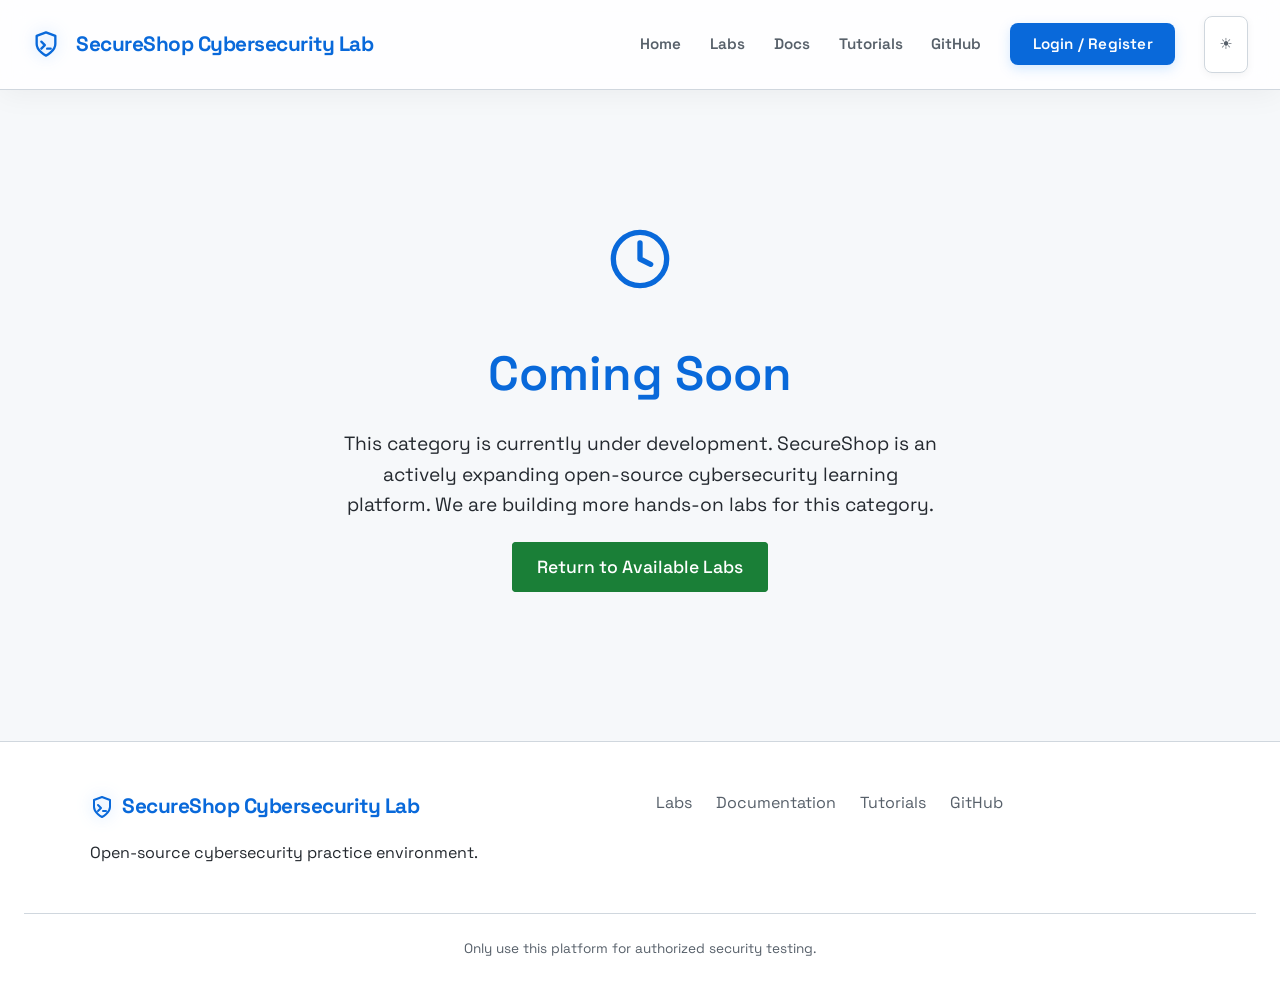
<file: frontend/coming-soon.html>
<!DOCTYPE html>
<html lang="en">
<head>
    <meta charset="UTF-8">
    <meta name="viewport" content="width=device-width, initial-scale=1.0">
    <title>SecureShop Lab - Coming Soon</title>
    <link rel="stylesheet" href="app.css">
    <script src="app.js"></script>
</head>
<body>
    <header>
      <div class="logo">
        <svg width="28" height="28" viewBox="0 0 24 24" fill="none" stroke="currentColor" stroke-width="2" stroke-linecap="round" stroke-linejoin="round" class="logo-icon" style="margin-right: 8px;"><path d="M12 22s8-4 8-10V5l-8-3-8 3v7c0 6 8 10 8 10z"></path><polyline points="8 10 11 13 8 16"></polyline><line x1="13" y1="16" x2="16" y2="16"></line></svg> SecureShop Cybersecurity Lab
      </div>
      <nav id="main-nav"></nav>
    </header>

    <div class="container" style="text-align: center; padding-top: 6rem; padding-bottom: 6rem;">
        <div style="font-size: 4rem; color: var(--accent-blue); margin-bottom: 1rem;">
            <svg width="64" height="64" viewBox="0 0 24 24" fill="none" stroke="currentColor" stroke-width="2" stroke-linecap="round" stroke-linejoin="round">
                <circle cx="12" cy="12" r="10"></circle>
                <polyline points="12 6 12 12 16 14"></polyline>
            </svg>
        </div>
        <h1 style="font-size: 3rem; margin-bottom: 1rem;">Coming Soon</h1>
        <p class="text-muted" style="font-size: 1.2rem; max-width: 600px; margin: 0 auto 2rem;">
            This category is currently under development. SecureShop is an actively expanding open-source cybersecurity learning platform. We are building more hands-on labs for this category.
        </p>
        <a href="/labs.html" class="btn btn-primary" style="font-size: 1.1rem; padding: 0.8rem 1.5rem;">Return to Available Labs</a>
    </div>

</body>
</html>
</file>
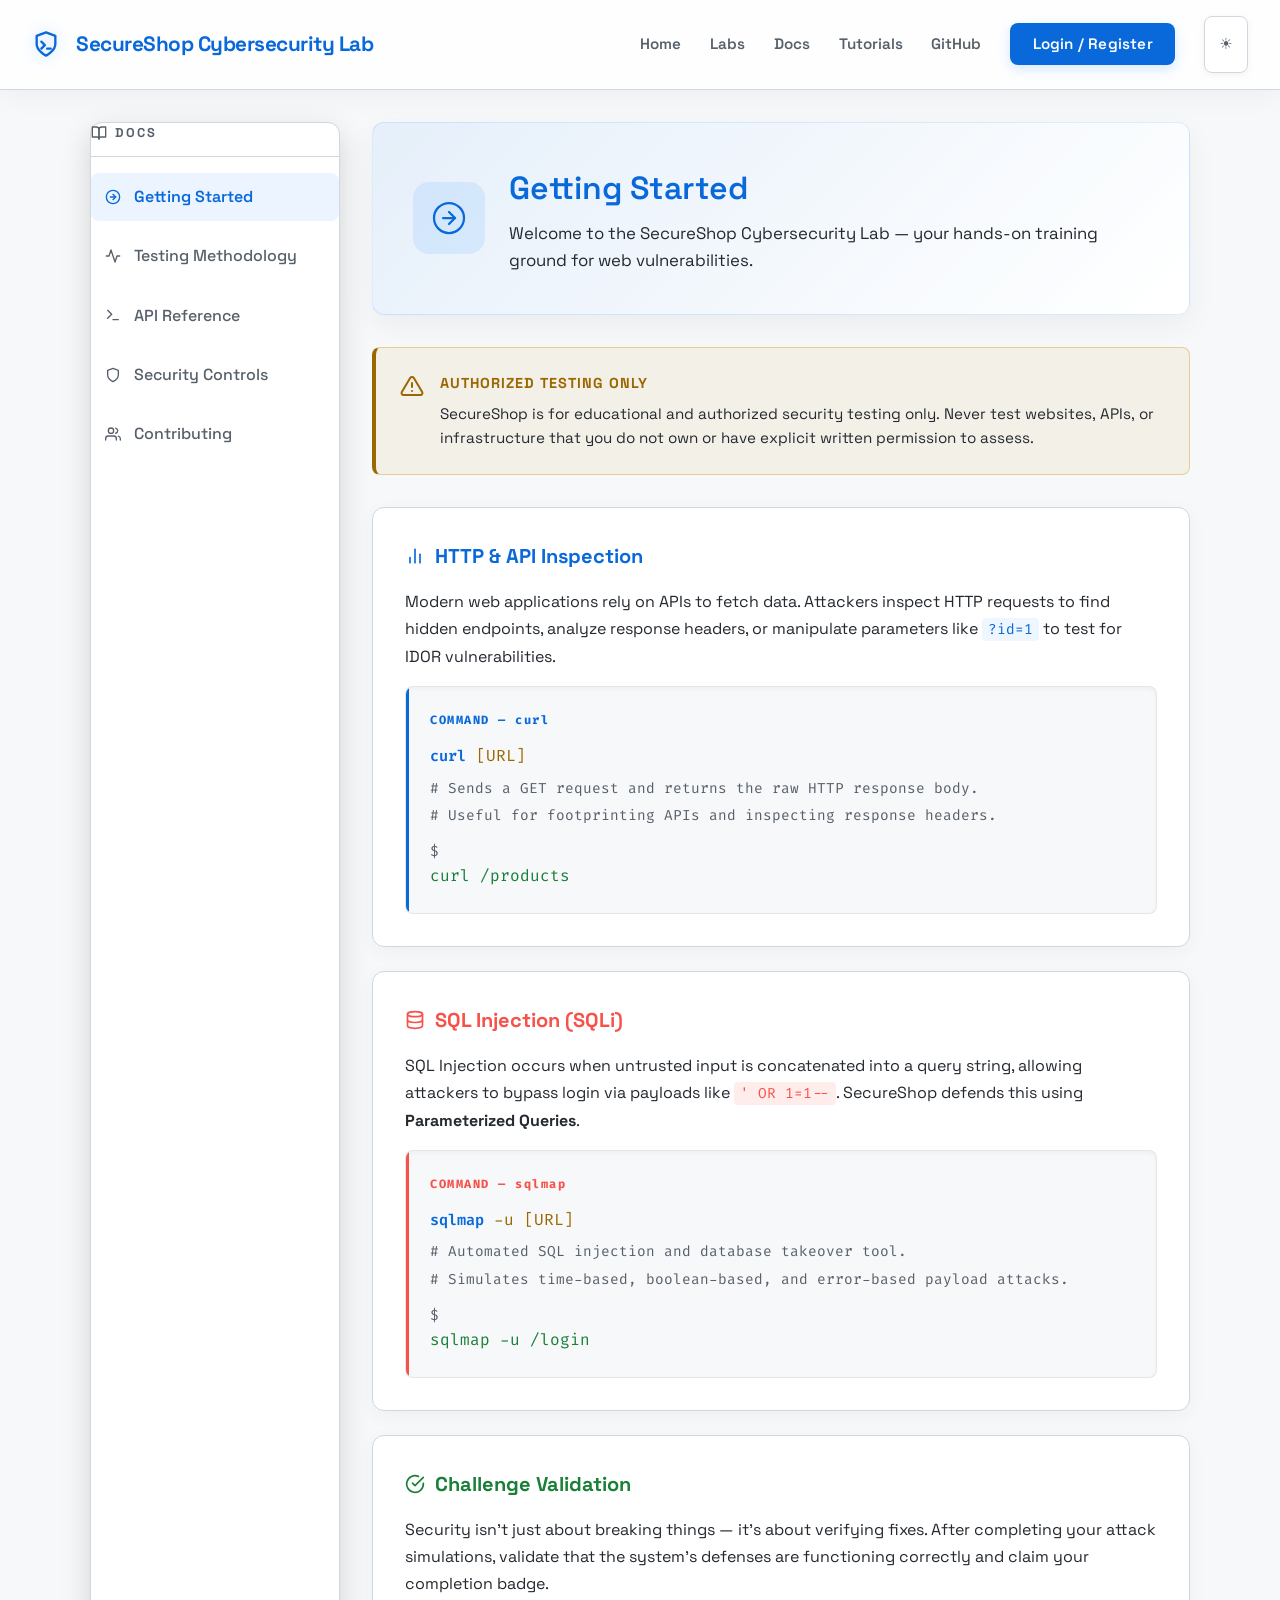
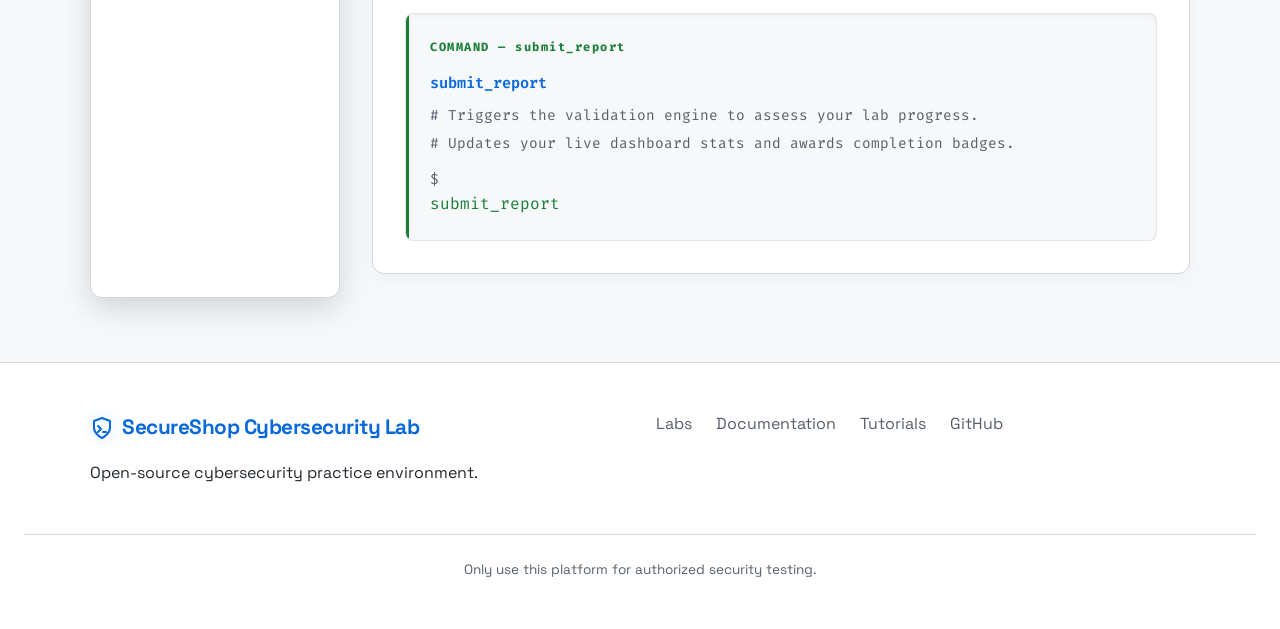
<file: frontend/docs.html>
<!DOCTYPE html>
<html lang="en">
<head>
    <meta charset="UTF-8">
    <meta name="viewport" content="width=device-width, initial-scale=1.0">
    <title>SecureShop Lab - Documentation</title>
    <link rel="stylesheet" href="app.css">
    <script src="app.js"></script>
    <style>
        .docs-sidebar { border-radius: 12px; border: 1px solid var(--border-subtle); box-shadow: 0 10px 30px rgba(0,0,0,0.15); background: var(--bg-card); }
        .docs-sidebar h3 { font-size: 0.8rem; color: var(--text-muted); letter-spacing: 2px; text-transform: uppercase; font-weight: 700; padding-bottom: 0.8rem; border-bottom: 1px solid var(--border-subtle); margin-bottom: 0.5rem; display: flex; align-items: center; gap: 0.5rem; }
        .docs-sidebar h3 svg, .docs-sidebar a svg { display: block; flex-shrink: 0; }
        .docs-sidebar a { display: flex; align-items: center; gap: 0.8rem; padding: 0.7rem 0.9rem; border-radius: 8px; color: var(--text-muted); font-weight: 500; transition: all 0.2s ease; text-decoration: none; margin-bottom: 0.2rem; }
        .docs-sidebar a:hover { background: rgba(88,166,255,0.08); color: var(--text-main); }
        .docs-sidebar a.active { background: rgba(88,166,255,0.12); color: var(--accent-blue); font-weight: 600; }
        .doc-section { display: none; }
        .doc-hero { background: linear-gradient(135deg, rgba(88,166,255,0.1) 0%, var(--bg-card) 100%); border: 1px solid rgba(88,166,255,0.2); border-radius: 12px; padding: 2.5rem; margin-bottom: 2rem; box-shadow: 0 10px 30px rgba(0,0,0,0.15); display: flex; align-items: center; gap: 1.5rem; }
        [data-theme="light"] .doc-hero { box-shadow: 0 10px 30px rgba(0,0,0,0.05); }
        .doc-hero-icon { background: rgba(88,166,255,0.15); color: var(--accent-blue); width: 72px; height: 72px; border-radius: 16px; display: flex; align-items: center; justify-content: center; flex-shrink: 0; }
        .doc-hero-icon svg, .doc-card-title svg, .doc-warning-icon svg { display: block; flex-shrink: 0; }
        .doc-card { background: var(--bg-card); border: 1px solid var(--border-subtle); border-radius: 12px; padding: 2rem; margin-bottom: 1.5rem; box-shadow: 0 5px 20px rgba(0,0,0,0.1); transition: border-color 0.3s ease, box-shadow 0.3s ease; }
        [data-theme="light"] .doc-card { box-shadow: 0 5px 20px rgba(0,0,0,0.04); }
        .doc-card:hover { border-color: rgba(88,166,255,0.3); box-shadow: 0 10px 30px rgba(0,0,0,0.15); }
        .doc-card-title { font-size: 1.25rem; font-weight: 700; margin: 0 0 1rem 0; display: flex; align-items: center; gap: 0.6rem; }
        .doc-warning { background: rgba(210,153,34,0.08); border: 1px solid rgba(210,153,34,0.4); border-left: 4px solid var(--accent-orange); border-radius: 8px; padding: 1.5rem; margin-bottom: 2rem; display: flex; align-items: flex-start; gap: 1rem; }
        .doc-warning-icon { color: var(--accent-orange); flex-shrink: 0; margin-top: 2px; }
        .doc-warning h4 { color: var(--accent-orange); font-weight: 700; letter-spacing: 1px; font-size: 0.9rem; margin: 0 0 0.4rem 0; }
        .code-block { background: rgba(13,17,23,0.9); border: 1px solid rgba(255,255,255,0.06); border-radius: 8px; padding: 1.5rem; margin-top: 1rem; font-family: var(--font-mono); box-shadow: inset 0 2px 10px rgba(0,0,0,0.3); position: relative; overflow: hidden; }
        [data-theme="light"] .code-block { background: rgba(246,248,250,0.95); border-color: rgba(0,0,0,0.08); box-shadow: inset 0 2px 5px rgba(0,0,0,0.04); }
        .code-block::before { content: ''; position: absolute; top: 0; left: 0; width: 3px; height: 100%; }
        .code-block.blue::before { background: var(--accent-blue); }
        .code-block.red::before { background: #f85149; }
        .code-block.green::before { background: var(--accent-green); }
        .code-label { font-size: 0.75rem; font-weight: 700; letter-spacing: 1.5px; margin-bottom: 0.8rem; display: block; }
        .code-label.blue { color: var(--accent-blue); }
        .code-label.red { color: #f85149; }
        .code-label.green { color: var(--accent-green); }
        .code-cmd { color: var(--accent-blue); font-weight: 600; font-size: 0.95rem; }
        .code-arg { color: var(--accent-orange); }
        .code-comment { color: var(--text-muted); font-size: 0.9rem; display: block; margin-top: 0.3rem; }
        .code-example { color: var(--accent-green); display: block; margin-top: 0.8rem; }
        pre { margin: 0; }
        pre code { font-family: var(--font-mono); font-size: 0.9rem; line-height: 1.7; color: var(--text-main); white-space: pre-wrap; }
        .step-list { list-style: none; padding: 0; margin: 0; }
        .step-list li { display: flex; align-items: flex-start; gap: 1rem; padding: 1rem 0; border-bottom: 1px dashed var(--border-subtle); }
        .step-list li:last-child { border-bottom: none; }
        .step-num { background: rgba(88,166,255,0.12); color: var(--accent-blue); border: 1px solid rgba(88,166,255,0.3); width: 32px; height: 32px; border-radius: 8px; display: flex; align-items: center; justify-content: center; font-weight: 800; font-size: 0.85rem; font-family: var(--font-mono); flex-shrink: 0; }
        .api-row { display: grid; grid-template-columns: 100px 1fr; gap: 1rem; align-items: start; padding: 0.8rem 0; border-bottom: 1px dashed var(--border-subtle); font-family: var(--font-mono); font-size: 0.9rem; }
        .api-row:last-child { border-bottom: none; }
        .method-get { background: rgba(35,134,54,0.15); color: var(--accent-green); padding: 2px 8px; border-radius: 5px; font-weight: 700; font-size: 0.78rem; border: 1px solid rgba(35,134,54,0.3); }
        .method-post { background: rgba(88,166,255,0.15); color: var(--accent-blue); padding: 2px 8px; border-radius: 5px; font-weight: 700; font-size: 0.78rem; border: 1px solid rgba(88,166,255,0.3); }
        .contrib-card { display: flex; gap: 1.2rem; align-items: flex-start; padding: 1.2rem; background: linear-gradient(90deg, rgba(88,166,255,0.04), transparent); border: 1px solid var(--border-subtle); border-radius: 10px; margin-bottom: 0.8rem; transition: all 0.2s ease; }
        .contrib-card:hover { border-color: rgba(88,166,255,0.3); transform: translateX(4px); }
        .contrib-icon { width: 40px; height: 40px; border-radius: 10px; display: flex; align-items: center; justify-content: center; flex-shrink: 0; }
        .contrib-icon svg { display: block; }
        .coming-soon { display: flex; flex-direction: column; align-items: center; justify-content: center; padding: 5rem 2rem; text-align: center; background: var(--bg-card); border-radius: 12px; border: 1px dashed var(--border-subtle); }
        .coming-soon-icon { color: var(--text-muted); margin-bottom: 1.5rem; opacity: 0.4; }
        .coming-soon h2 { color: var(--text-muted); font-size: 2rem; margin-bottom: 0.5rem; }
        .coming-soon p { max-width: 500px; color: var(--text-muted); margin-bottom: 2rem; font-size: 1.1rem; }
    </style>
</head>
<body>
    <header>
      <div class="logo">
        <svg width="28" height="28" viewBox="0 0 24 24" fill="none" stroke="currentColor" stroke-width="2" stroke-linecap="round" stroke-linejoin="round" class="logo-icon" style="margin-right: 8px;"><path d="M12 22s8-4 8-10V5l-8-3-8 3v7c0 6 8 10 8 10z"></path><polyline points="8 10 11 13 8 16"></polyline><line x1="13" y1="16" x2="16" y2="16"></line></svg> SecureShop Cybersecurity Lab
      </div>
      <nav id="main-nav"></nav>
    </header>

    <div class="container layout-sidebar mt-2 pt-2">
        <div class="sidebar-nav docs-sidebar" id="docs-sidebar">
            <h3>
                <svg width="16" height="16" viewBox="0 0 24 24" fill="none" stroke="currentColor" stroke-width="2" stroke-linecap="round" stroke-linejoin="round"><path d="M2 3h6a4 4 0 0 1 4 4v14a3 3 0 0 0-3-3H2z"></path><path d="M22 3h-6a4 4 0 0 0-4 4v14a3 3 0 0 1 3-3h7z"></path></svg>
                Docs
            </h3>
            <a href="#" onclick="switchDoc('getting-started'); return false;" class="active" id="nav-getting-started">
                <svg width="16" height="16" viewBox="0 0 24 24" fill="none" stroke="currentColor" stroke-width="2" stroke-linecap="round" stroke-linejoin="round"><circle cx="12" cy="12" r="10"></circle><polyline points="12 8 16 12 12 16"></polyline><line x1="8" y1="12" x2="16" y2="12"></line></svg>
                Getting Started
            </a>
            <a href="#" onclick="switchDoc('testing'); return false;" id="nav-testing">
                <svg width="16" height="16" viewBox="0 0 24 24" fill="none" stroke="currentColor" stroke-width="2" stroke-linecap="round" stroke-linejoin="round"><polyline points="22 12 18 12 15 21 9 3 6 12 2 12"></polyline></svg>
                Testing Methodology
            </a>
            <a href="#" onclick="switchDoc('api'); return false;" id="nav-api">
                <svg width="16" height="16" viewBox="0 0 24 24" fill="none" stroke="currentColor" stroke-width="2" stroke-linecap="round" stroke-linejoin="round"><polyline points="4 17 10 11 4 5"></polyline><line x1="12" y1="19" x2="20" y2="19"></line></svg>
                API Reference
            </a>
            <a href="#" onclick="switchDoc('security'); return false;" id="nav-security">
                <svg width="16" height="16" viewBox="0 0 24 24" fill="none" stroke="currentColor" stroke-width="2" stroke-linecap="round" stroke-linejoin="round"><path d="M12 22s8-4 8-10V5l-8-3-8 3v7c0 6 8 10 8 10z"></path></svg>
                Security Controls
            </a>
            <a href="#" onclick="switchDoc('contributing'); return false;" id="nav-contributing">
                <svg width="16" height="16" viewBox="0 0 24 24" fill="none" stroke="currentColor" stroke-width="2" stroke-linecap="round" stroke-linejoin="round"><path d="M17 21v-2a4 4 0 0 0-4-4H5a4 4 0 0 0-4 4v2"></path><circle cx="9" cy="7" r="4"></circle><path d="M23 21v-2a4 4 0 0 0-3-3.87"></path><path d="M16 3.13a4 4 0 0 1 0 7.75"></path></svg>
                Contributing
            </a>
        </div>

        <div id="docs-content-container">

            <!-- GETTING STARTED -->
            <div id="section-getting-started" class="doc-section" style="display:block;">
                <div class="doc-hero">
                    <div class="doc-hero-icon">
                        <svg width="36" height="36" viewBox="0 0 24 24" fill="none" stroke="currentColor" stroke-width="1.5" stroke-linecap="round" stroke-linejoin="round"><circle cx="12" cy="12" r="10"></circle><polyline points="12 8 16 12 12 16"></polyline><line x1="8" y1="12" x2="16" y2="12"></line></svg>
                    </div>
                    <div>
                        <h2 style="margin:0 0 0.4rem 0; font-size:2rem; color:var(--text-heading);">Getting Started</h2>
                        <p class="text-muted" style="margin:0; font-size:1.05rem;">Welcome to the SecureShop Cybersecurity Lab — your hands-on training ground for web vulnerabilities.</p>
                    </div>
                </div>

                <div class="doc-warning">
                    <div class="doc-warning-icon">
                        <svg width="24" height="24" viewBox="0 0 24 24" fill="none" stroke="currentColor" stroke-width="2" stroke-linecap="round" stroke-linejoin="round"><path d="M10.29 3.86L1.82 18a2 2 0 0 0 1.71 3h16.94a2 2 0 0 0 1.71-3L13.71 3.86a2 2 0 0 0-3.42 0z"></path><line x1="12" y1="9" x2="12" y2="13"></line><line x1="12" y1="17" x2="12.01" y2="17"></line></svg>
                    </div>
                    <div>
                        <h4>AUTHORIZED TESTING ONLY</h4>
                        <p class="text-muted" style="margin:0; font-size:0.95rem;">SecureShop is for educational and authorized security testing only. Never test websites, APIs, or infrastructure that you do not own or have explicit written permission to assess.</p>
                    </div>
                </div>

                <div class="doc-card">
                    <h3 class="doc-card-title" style="color:var(--accent-blue);">
                        <svg width="20" height="20" viewBox="0 0 24 24" fill="none" stroke="currentColor" stroke-width="2" stroke-linecap="round" stroke-linejoin="round"><path d="M18 20V10"></path><path d="M12 20V4"></path><path d="M6 20v-6"></path></svg>
                        HTTP &amp; API Inspection
                    </h3>
                    <p class="text-muted" style="line-height:1.7; margin-bottom:0;">Modern web applications rely on APIs to fetch data. Attackers inspect HTTP requests to find hidden endpoints, analyze response headers, or manipulate parameters like <code style="background:rgba(88,166,255,0.1); color:var(--accent-blue); padding:2px 6px; border-radius:4px;">?id=1</code> to test for IDOR vulnerabilities.</p>
                    <div class="code-block blue">
                        <div class="code-label blue">COMMAND &mdash; curl</div>
                        <div><span class="code-cmd">curl</span> <span class="code-arg">[URL]</span></div>
                        <div class="code-comment" style="margin-top:0.5rem;"># Sends a GET request and returns the raw HTTP response body.</div>
                        <div class="code-comment"># Useful for footprinting APIs and inspecting response headers.</div>
                        <div class="code-example"><span class="code-comment">$ </span>curl /products</div>
                    </div>
                </div>

                <div class="doc-card">
                    <h3 class="doc-card-title" style="color:#f85149;">
                        <svg width="20" height="20" viewBox="0 0 24 24" fill="none" stroke="currentColor" stroke-width="2" stroke-linecap="round" stroke-linejoin="round"><ellipse cx="12" cy="5" rx="9" ry="3"></ellipse><path d="M21 12c0 1.66-4 3-9 3s-9-1.34-9-3"></path><path d="M3 5v14c0 1.66 4 3 9 3s9-1.34 9-3V5"></path></svg>
                        SQL Injection (SQLi)
                    </h3>
                    <p class="text-muted" style="line-height:1.7; margin-bottom:0;">SQL Injection occurs when untrusted input is concatenated into a query string, allowing attackers to bypass login via payloads like <code style="background:rgba(248,81,73,0.1); color:#f85149; padding:2px 6px; border-radius:4px;">' OR 1=1--</code>. SecureShop defends this using <strong>Parameterized Queries</strong>.</p>
                    <div class="code-block red">
                        <div class="code-label red">COMMAND &mdash; sqlmap</div>
                        <div><span class="code-cmd">sqlmap</span> <span class="code-arg">-u [URL]</span></div>
                        <div class="code-comment" style="margin-top:0.5rem;"># Automated SQL injection and database takeover tool.</div>
                        <div class="code-comment"># Simulates time-based, boolean-based, and error-based payload attacks.</div>
                        <div class="code-example"><span class="code-comment">$ </span>sqlmap -u /login</div>
                    </div>
                </div>

                <div class="doc-card">
                    <h3 class="doc-card-title" style="color:var(--accent-green);">
                        <svg width="20" height="20" viewBox="0 0 24 24" fill="none" stroke="currentColor" stroke-width="2" stroke-linecap="round" stroke-linejoin="round"><path d="M22 11.08V12a10 10 0 1 1-5.93-9.14"></path><polyline points="22 4 12 14.01 9 11.01"></polyline></svg>
                        Challenge Validation
                    </h3>
                    <p class="text-muted" style="line-height:1.7; margin-bottom:0;">Security isn't just about breaking things — it's about verifying fixes. After completing your attack simulations, validate that the system's defenses are functioning correctly and claim your completion badge.</p>
                    <div class="code-block green">
                        <div class="code-label green">COMMAND &mdash; submit_report</div>
                        <div><span class="code-cmd">submit_report</span></div>
                        <div class="code-comment" style="margin-top:0.5rem;"># Triggers the validation engine to assess your lab progress.</div>
                        <div class="code-comment"># Updates your live dashboard stats and awards completion badges.</div>
                        <div class="code-example"><span class="code-comment">$ </span>submit_report</div>
                    </div>
                </div>
            </div>

            <!-- SECURITY CONTROLS -->
            <div id="section-security" class="doc-section">
                <div class="doc-hero" style="background: linear-gradient(135deg, rgba(35,134,54,0.1) 0%, var(--bg-card) 100%); border-color: rgba(35,134,54,0.2);">
                    <div class="doc-hero-icon" style="background:rgba(35,134,54,0.15); color:var(--accent-green); box-shadow:inset 0 0 15px rgba(35,134,54,0.2);">
                        <svg width="36" height="36" viewBox="0 0 24 24" fill="none" stroke="currentColor" stroke-width="1.5" stroke-linecap="round" stroke-linejoin="round"><path d="M12 22s8-4 8-10V5l-8-3-8 3v7c0 6 8 10 8 10z"></path></svg>
                    </div>
                    <div>
                        <h2 style="margin:0 0 0.4rem 0; font-size:2rem; color:var(--text-heading);">Security Controls</h2>
                        <p class="text-muted" style="margin:0; font-size:1.05rem;">Compare vulnerable patterns against the secure implementations used in this environment.</p>
                    </div>
                </div>

                <div class="doc-card">
                    <h3 class="doc-card-title">
                        <span style="background:rgba(248,81,73,0.12); color:#f85149; border:1px solid rgba(248,81,73,0.3); padding:3px 8px; border-radius:6px; font-size:0.8rem; font-weight:700; letter-spacing:0.5px;">01</span>
                        SQL Injection Prevention
                    </h3>
                    <p class="text-muted" style="margin-bottom:1rem;"><span class="badge badge-advanced" style="margin-right:0.5rem;">Vulnerable Pattern</span>String concatenation allows attackers to inject malicious SQL commands.</p>
                    <div class="code-block red">
                        <div class="code-label red">VULNERABLE &mdash; DO NOT USE</div>
                        <pre><code>query = "SELECT * FROM products WHERE name LIKE '%" + q + "%'"
cursor.execute(query)</code></pre>
                    </div>
                    <p class="text-muted" style="margin:1.5rem 0 1rem;"><span class="badge badge-beginner" style="margin-right:0.5rem;">Secure Pattern</span>Parameterized queries treat input strictly as data, never as code.</p>
                    <div class="code-block green">
                        <div class="code-label green">SECURE &mdash; USE THIS</div>
                        <pre><code>query = "SELECT * FROM products WHERE name LIKE ?"
search_term = f"%{q}%"
cursor.execute(query, (search_term,))</code></pre>
                    </div>
                </div>

                <div class="doc-card">
                    <h3 class="doc-card-title">
                        <span style="background:rgba(248,81,73,0.12); color:#f85149; border:1px solid rgba(248,81,73,0.3); padding:3px 8px; border-radius:6px; font-size:0.8rem; font-weight:700; letter-spacing:0.5px;">02</span>
                        IDOR Prevention
                    </h3>
                    <p class="text-muted" style="margin-bottom:1rem;"><span class="badge badge-advanced" style="margin-right:0.5rem;">Vulnerable Pattern</span>Fetching a resource by ID without verifying ownership.</p>
                    <div class="code-block red">
                        <div class="code-label red">VULNERABLE &mdash; DO NOT USE</div>
                        <pre><code>@app.get("/api/orders/{order_id}")
def get_order(order_id: int):
    # No ownership check — any user can access any order!
    return db.query("SELECT * FROM orders WHERE id = ?", (order_id,))</code></pre>
                    </div>
                    <p class="text-muted" style="margin:1.5rem 0 1rem;"><span class="badge badge-beginner" style="margin-right:0.5rem;">Secure Pattern</span>Verify the resource belongs to the authenticated user.</p>
                    <div class="code-block green">
                        <div class="code-label green">SECURE &mdash; USE THIS</div>
                        <pre><code>@app.get("/api/orders/{order_id}")
def get_order(order_id: int, current_user = Depends(get_current_user)):
    order = db.query("SELECT * FROM orders WHERE id = ?", (order_id,))
    if order["user_id"] != current_user["id"]:
        raise HTTPException(status_code=404)  # 404 prevents enumeration
    return order</code></pre>
                    </div>
                </div>

                <div class="doc-card">
                    <h3 class="doc-card-title">
                        <span style="background:rgba(248,81,73,0.12); color:#f85149; border:1px solid rgba(248,81,73,0.3); padding:3px 8px; border-radius:6px; font-size:0.8rem; font-weight:700; letter-spacing:0.5px;">03</span>
                        XSS Prevention
                    </h3>
                    <p class="text-muted" style="margin-bottom:1rem;"><span class="badge badge-advanced" style="margin-right:0.5rem;">Vulnerable Pattern</span>Injecting untrusted data directly into the DOM via innerHTML.</p>
                    <div class="code-block red">
                        <div class="code-label red">VULNERABLE &mdash; DO NOT USE</div>
                        <pre><code>const div = document.createElement('div');
div.innerHTML = userReview.comment; // Allows script tag execution</code></pre>
                    </div>
                    <p class="text-muted" style="margin:1.5rem 0 1rem;"><span class="badge badge-beginner" style="margin-right:0.5rem;">Secure Pattern</span>Use textContent to safely encode user-supplied data.</p>
                    <div class="code-block green">
                        <div class="code-label green">SECURE &mdash; USE THIS</div>
                        <pre><code>const div = document.createElement('div');
div.textContent = userReview.comment; // HTML entities auto-escaped</code></pre>
                    </div>
                </div>
            </div>

            <!-- TESTING METHODOLOGY -->
            <div id="section-testing" class="doc-section">
                <div class="doc-hero" style="background:linear-gradient(135deg,rgba(210,153,34,0.1) 0%,var(--bg-card) 100%); border-color:rgba(210,153,34,0.25);">
                    <div class="doc-hero-icon" style="background:rgba(210,153,34,0.15); color:var(--accent-orange);">
                        <svg width="36" height="36" viewBox="0 0 24 24" fill="none" stroke="currentColor" stroke-width="1.5" stroke-linecap="round" stroke-linejoin="round"><polyline points="22 12 18 12 15 21 9 3 6 12 2 12"></polyline></svg>
                    </div>
                    <div>
                        <h2 style="margin:0 0 0.4rem 0; font-size:2rem; color:var(--text-heading);">Testing Methodology</h2>
                        <p class="text-muted" style="margin:0; font-size:1.05rem;">A structured 3-phase approach to web application penetration testing used throughout this lab.</p>
                    </div>
                </div>

                <div class="doc-card">
                    <h3 class="doc-card-title" style="color:var(--accent-blue);">
                        <svg width="20" height="20" viewBox="0 0 24 24" fill="none" stroke="currentColor" stroke-width="2" stroke-linecap="round" stroke-linejoin="round"><circle cx="11" cy="11" r="8"></circle><line x1="21" y1="21" x2="16.65" y2="16.65"></line></svg>
                        Phase 1 &mdash; Reconnaissance
                    </h3>
                    <p class="text-muted" style="line-height:1.7; margin-bottom:1.2rem;">Gather information passively before launching any active attacks. This phase maps the attack surface and reduces blind guessing.</p>
                    <ul class="step-list">
                        <li>
                            <div class="step-num">01</div>
                            <div><strong style="color:var(--text-heading);">Enumerate Endpoints</strong><br><span class="text-muted" style="font-size:0.9rem;">Use <code style="color:var(--accent-blue);">curl /</code> to list all visible API routes. Look for undocumented or debug paths.</span></div>
                        </li>
                        <li>
                            <div class="step-num">02</div>
                            <div><strong style="color:var(--text-heading);">Inspect HTTP Headers</strong><br><span class="text-muted" style="font-size:0.9rem;">Analyze response headers for server version leaks, CORS misconfigurations, or missing security headers like <code style="color:var(--accent-blue);">X-Frame-Options</code>.</span></div>
                        </li>
                        <li>
                            <div class="step-num">03</div>
                            <div><strong style="color:var(--text-heading);">Map Authentication Flow</strong><br><span class="text-muted" style="font-size:0.9rem;">Identify login endpoints, token types (JWT/session), and password policy weaknesses.</span></div>
                        </li>
                        <li>
                            <div class="step-num">04</div>
                            <div><strong style="color:var(--text-heading);">Review API Parameters</strong><br><span class="text-muted" style="font-size:0.9rem;">Note all URL parameters, query strings, and request body fields — these are your primary injection points.</span></div>
                        </li>
                    </ul>
                </div>

                <div class="doc-card">
                    <h3 class="doc-card-title" style="color:#f85149;">
                        <svg width="20" height="20" viewBox="0 0 24 24" fill="none" stroke="currentColor" stroke-width="2" stroke-linecap="round" stroke-linejoin="round"><polygon points="13 2 3 14 12 14 11 22 21 10 12 10 13 2"></polygon></svg>
                        Phase 2 &mdash; Exploitation
                    </h3>
                    <p class="text-muted" style="line-height:1.7; margin-bottom:1.2rem;">Actively test vulnerabilities discovered during recon. Use the in-browser Web Terminal to simulate real attacker behavior safely.</p>
                    <ul class="step-list">
                        <li>
                            <div class="step-num" style="background:rgba(248,81,73,0.1); color:#f85149; border-color:rgba(248,81,73,0.3);">01</div>
                            <div><strong style="color:var(--text-heading);">SQL Injection Testing</strong><br><span class="text-muted" style="font-size:0.9rem;">Run <code style="color:#f85149;">sqlmap -u /endpoint</code> against user-controlled parameters to detect time-based, boolean, and error-based SQLi.</span></div>
                        </li>
                        <li>
                            <div class="step-num" style="background:rgba(248,81,73,0.1); color:#f85149; border-color:rgba(248,81,73,0.3);">02</div>
                            <div><strong style="color:var(--text-heading);">Authentication Bypass</strong><br><span class="text-muted" style="font-size:0.9rem;">Test for weak passwords, default credentials, and JWT algorithm confusion attacks (<code style="color:#f85149;">alg: none</code>).</span></div>
                        </li>
                        <li>
                            <div class="step-num" style="background:rgba(248,81,73,0.1); color:#f85149; border-color:rgba(248,81,73,0.3);">03</div>
                            <div><strong style="color:var(--text-heading);">IDOR Enumeration</strong><br><span class="text-muted" style="font-size:0.9rem;">Increment object IDs (e.g., <code style="color:#f85149;">/orders/1</code> &rarr; <code style="color:#f85149;">/orders/2</code>) to verify access controls on private resources.</span></div>
                        </li>
                        <li>
                            <div class="step-num" style="background:rgba(248,81,73,0.1); color:#f85149; border-color:rgba(248,81,73,0.3);">04</div>
                            <div><strong style="color:var(--text-heading);">XSS Payload Injection</strong><br><span class="text-muted" style="font-size:0.9rem;">Inject <code style="color:#f85149;">&lt;script&gt;</code> payloads into review fields, search boxes, and profile fields to test output encoding.</span></div>
                        </li>
                    </ul>
                </div>

                <div class="doc-card">
                    <h3 class="doc-card-title" style="color:var(--accent-green);">
                        <svg width="20" height="20" viewBox="0 0 24 24" fill="none" stroke="currentColor" stroke-width="2" stroke-linecap="round" stroke-linejoin="round"><path d="M14 2H6a2 2 0 0 0-2 2v16a2 2 0 0 0 2 2h12a2 2 0 0 0 2-2V8z"></path><polyline points="14 2 14 8 20 8"></polyline><line x1="16" y1="13" x2="8" y2="13"></line><line x1="16" y1="17" x2="8" y2="17"></line></svg>
                        Phase 3 &mdash; Reporting
                    </h3>
                    <p class="text-muted" style="line-height:1.7; margin-bottom:1.2rem;">Document every finding clearly. A professional report separates security testers from attackers and is what earns XP in this platform.</p>
                    <ul class="step-list">
                        <li>
                            <div class="step-num" style="background:rgba(35,134,54,0.1); color:var(--accent-green); border-color:rgba(35,134,54,0.3);">01</div>
                            <div><strong style="color:var(--text-heading);">Record Vulnerability Details</strong><br><span class="text-muted" style="font-size:0.9rem;">Document the endpoint, exact payload, full HTTP request/response, and the observed behavior.</span></div>
                        </li>
                        <li>
                            <div class="step-num" style="background:rgba(35,134,54,0.1); color:var(--accent-green); border-color:rgba(35,134,54,0.3);">02</div>
                            <div><strong style="color:var(--text-heading);">Assess Severity (CVSS)</strong><br><span class="text-muted" style="font-size:0.9rem;">Rate each finding: <strong>Critical</strong> / <strong>High</strong> / <strong>Medium</strong> / <strong>Low</strong> / <strong>Informational</strong> using CVSS 3.1 scoring.</span></div>
                        </li>
                        <li>
                            <div class="step-num" style="background:rgba(35,134,54,0.1); color:var(--accent-green); border-color:rgba(35,134,54,0.3);">03</div>
                            <div><strong style="color:var(--text-heading);">Provide Remediation Steps</strong><br><span class="text-muted" style="font-size:0.9rem;">Every finding must include a concrete fix recommendation — this is what makes your report actionable.</span></div>
                        </li>
                        <li>
                            <div class="step-num" style="background:rgba(35,134,54,0.1); color:var(--accent-green); border-color:rgba(35,134,54,0.3);">04</div>
                            <div><strong style="color:var(--text-heading);">Submit for Validation</strong><br><span class="text-muted" style="font-size:0.9rem;">Run <code style="color:var(--accent-green);">submit_report</code> in the workspace terminal to log your findings and earn XP.</span></div>
                        </li>
                    </ul>
                </div>
            </div>

            <!-- API REFERENCE -->
            <div id="section-api" class="doc-section">
                <div class="doc-hero" style="background:linear-gradient(135deg,rgba(88,166,255,0.1) 0%,var(--bg-card) 100%);">
                    <div class="doc-hero-icon">
                        <svg width="36" height="36" viewBox="0 0 24 24" fill="none" stroke="currentColor" stroke-width="1.5" stroke-linecap="round" stroke-linejoin="round"><polyline points="4 17 10 11 4 5"></polyline><line x1="12" y1="19" x2="20" y2="19"></line></svg>
                    </div>
                    <div>
                        <h2 style="margin:0 0 0.4rem 0; font-size:2rem; color:var(--text-heading);">API Reference</h2>
                        <p class="text-muted" style="margin:0; font-size:1.05rem;">All available backend endpoints for the SecureShop vulnerable lab environment.</p>
                    </div>
                </div>

                <div class="doc-card">
                    <h3 class="doc-card-title" style="color:var(--accent-blue);">
                        <svg width="20" height="20" viewBox="0 0 24 24" fill="none" stroke="currentColor" stroke-width="2" stroke-linecap="round" stroke-linejoin="round"><path d="M20 21v-2a4 4 0 0 0-4-4H8a4 4 0 0 0-4 4v2"></path><circle cx="12" cy="7" r="4"></circle></svg>
                        Authentication Endpoints
                    </h3>
                    <p class="text-muted" style="margin-bottom:1rem; font-size:0.9rem;">Base: <code style="color:var(--accent-blue);">https://secureshop-cybersecurity-lab.onrender.com/api</code></p>
                    <div class="code-block blue">
                        <div class="code-label blue">AUTH ENDPOINTS</div>
                        <div class="api-row"><span class="method-post">POST</span><span><code>/auth/register</code> &mdash; <span style="color:var(--text-muted);">Create a new user account</span></span></div>
                        <div class="api-row"><span class="method-post">POST</span><span><code>/auth/login</code> &mdash; <span style="color:var(--text-muted);">Returns a signed JWT bearer token</span></span></div>
                        <div class="api-row"><span class="method-get">GET</span><span><code>/users/me</code> &mdash; <span style="color:var(--text-muted);">Fetch authenticated user profile</span></span></div>
                        <div class="api-row"><span class="method-get">GET</span><span><code>/leaderboard</code> &mdash; <span style="color:var(--text-muted);">Global XP rankings (auth required)</span></span></div>
                    </div>
                </div>

                <div class="doc-card">
                    <h3 class="doc-card-title" style="color:var(--accent-green);">
                        <svg width="20" height="20" viewBox="0 0 24 24" fill="none" stroke="currentColor" stroke-width="2" stroke-linecap="round" stroke-linejoin="round"><path d="M6 2L3 6v14a2 2 0 0 0 2 2h14a2 2 0 0 0 2-2V6l-3-4z"></path><line x1="3" y1="6" x2="21" y2="6"></line><path d="M16 10a4 4 0 0 1-8 0"></path></svg>
                        Products Endpoints
                    </h3>
                    <div class="code-block green">
                        <div class="code-label green">PRODUCTS ENDPOINTS</div>
                        <div class="api-row"><span class="method-get">GET</span><span><code>/products</code> &mdash; <span style="color:var(--text-muted);">List all products. Supports <code>?q=</code> search query (SQLi target)</span></span></div>
                        <div class="api-row"><span class="method-get">GET</span><span><code>/products/{id}</code> &mdash; <span style="color:var(--text-muted);">Fetch a single product by ID</span></span></div>
                        <div class="api-row"><span class="method-post">POST</span><span><code>/products</code> &mdash; <span style="color:var(--text-muted);">Create new product (Admin role required)</span></span></div>
                    </div>
                </div>

                <div class="doc-card">
                    <h3 class="doc-card-title" style="color:#f85149;">
                        <svg width="20" height="20" viewBox="0 0 24 24" fill="none" stroke="currentColor" stroke-width="2" stroke-linecap="round" stroke-linejoin="round"><line x1="8" y1="6" x2="21" y2="6"></line><line x1="8" y1="12" x2="21" y2="12"></line><line x1="8" y1="18" x2="21" y2="18"></line><line x1="3" y1="6" x2="3.01" y2="6"></line><line x1="3" y1="12" x2="3.01" y2="12"></line><line x1="3" y1="18" x2="3.01" y2="18"></line></svg>
                        Orders &amp; Reviews Endpoints
                    </h3>
                    <div class="code-block red">
                        <div class="code-label red">ORDERS &amp; REVIEWS ENDPOINTS</div>
                        <div class="api-row"><span class="method-get">GET</span><span><code>/orders</code> &mdash; <span style="color:var(--text-muted);">List authenticated user's orders</span></span></div>
                        <div class="api-row"><span class="method-get">GET</span><span><code>/orders/{id}</code> &mdash; <span style="color:var(--text-muted);">Fetch single order by ID <strong style="color:#f85149;">(IDOR test target)</strong></span></span></div>
                        <div class="api-row"><span class="method-post">POST</span><span><code>/orders</code> &mdash; <span style="color:var(--text-muted);">Place a new order for a product</span></span></div>
                        <div class="api-row"><span class="method-get">GET</span><span><code>/reviews/{product_id}</code> &mdash; <span style="color:var(--text-muted);">Get product reviews <strong style="color:#f85149;">(XSS test target)</strong></span></span></div>
                        <div class="api-row"><span class="method-post">POST</span><span><code>/reviews</code> &mdash; <span style="color:var(--text-muted);">Submit a product review</span></span></div>
                    </div>
                    <div class="doc-warning" style="margin-top:1.5rem; margin-bottom:0;">
                        <div class="doc-warning-icon"><svg width="20" height="20" viewBox="0 0 24 24" fill="none" stroke="currentColor" stroke-width="2" stroke-linecap="round" stroke-linejoin="round"><path d="M10.29 3.86L1.82 18a2 2 0 0 0 1.71 3h16.94a2 2 0 0 0 1.71-3L13.71 3.86a2 2 0 0 0-3.42 0z"></path><line x1="12" y1="9" x2="12" y2="13"></line><line x1="12" y1="17" x2="12.01" y2="17"></line></svg></div>
                        <div><h4>PROTECTED ROUTES</h4><p class="text-muted" style="margin:0; font-size:0.9rem;">All endpoints except <code>/auth/register</code> and <code>/auth/login</code> require a valid JWT in the <code>Authorization: Bearer &lt;token&gt;</code> header.</p></div>
                    </div>
                </div>
            </div>

            <!-- CONTRIBUTING -->
            <div id="section-contributing" class="doc-section">
                <div class="doc-hero" style="background:linear-gradient(135deg,rgba(88,166,255,0.08) 0%,var(--bg-card) 100%);">
                    <div class="doc-hero-icon" style="background:rgba(88,166,255,0.12); color:var(--accent-blue);">
                        <svg width="36" height="36" viewBox="0 0 24 24" fill="none" stroke="currentColor" stroke-width="1.5" stroke-linecap="round" stroke-linejoin="round"><path d="M17 21v-2a4 4 0 0 0-4-4H5a4 4 0 0 0-4 4v2"></path><circle cx="9" cy="7" r="4"></circle><path d="M23 21v-2a4 4 0 0 0-3-3.87"></path><path d="M16 3.13a4 4 0 0 1 0 7.75"></path></svg>
                    </div>
                    <div>
                        <h2 style="margin:0 0 0.4rem 0; font-size:2rem; color:var(--text-heading);">Contributing</h2>
                        <p class="text-muted" style="margin:0; font-size:1.05rem;">Help grow this platform — submit new labs, fix bugs, or improve the documentation.</p>
                    </div>
                </div>

                <div class="doc-card">
                    <h3 class="doc-card-title" style="color:var(--accent-blue);">
                        <svg width="20" height="20" viewBox="0 0 24 24" fill="none" stroke="currentColor" stroke-width="2" stroke-linecap="round" stroke-linejoin="round"><circle cx="12" cy="12" r="4"></circle><line x1="1.05" y1="12" x2="7" y2="12"></line><line x1="17.01" y1="12" x2="22.96" y2="12"></line></svg>
                        How to Contribute
                    </h3>
                    <div class="contrib-card">
                        <div class="contrib-icon" style="background:rgba(88,166,255,0.12); color:var(--accent-blue);">
                            <svg width="22" height="22" viewBox="0 0 24 24" fill="none" stroke="currentColor" stroke-width="2" stroke-linecap="round" stroke-linejoin="round"><circle cx="18" cy="18" r="3"></circle><circle cx="6" cy="6" r="3"></circle><path d="M13 6h3a2 2 0 0 1 2 2v7"></path><line x1="6" y1="9" x2="6" y2="21"></line></svg>
                        </div>
                        <div>
                            <strong style="color:var(--text-heading); display:block; margin-bottom:0.3rem;">Fork the Repository</strong>
                            <span class="text-muted" style="font-size:0.9rem;">Head to <a href="https://github.com/neerajcoder1/SecureShop-Cybersecurity-Lab" target="_blank" style="color:var(--accent-blue);">GitHub</a> and fork the project to start making your changes in isolation.</span>
                        </div>
                    </div>
                    <div class="contrib-card">
                        <div class="contrib-icon" style="background:rgba(35,134,54,0.12); color:var(--accent-green);">
                            <svg width="22" height="22" viewBox="0 0 24 24" fill="none" stroke="currentColor" stroke-width="2" stroke-linecap="round" stroke-linejoin="round"><line x1="12" y1="5" x2="12" y2="19"></line><line x1="5" y1="12" x2="19" y2="12"></line></svg>
                        </div>
                        <div>
                            <strong style="color:var(--text-heading); display:block; margin-bottom:0.3rem;">Create a Feature Branch</strong>
                            <span class="text-muted" style="font-size:0.9rem;">Use a descriptive branch name: <code style="color:var(--accent-green);">git checkout -b feat/add-xss-lab</code> or <code style="color:var(--accent-green);">fix/navbar-alignment</code>.</span>
                        </div>
                    </div>
                    <div class="contrib-card">
                        <div class="contrib-icon" style="background:rgba(210,153,34,0.12); color:var(--accent-orange);">
                            <svg width="22" height="22" viewBox="0 0 24 24" fill="none" stroke="currentColor" stroke-width="2" stroke-linecap="round" stroke-linejoin="round"><polyline points="20 6 9 17 4 12"></polyline></svg>
                        </div>
                        <div>
                            <strong style="color:var(--text-heading); display:block; margin-bottom:0.3rem;">Follow the Code Standards</strong>
                            <span class="text-muted" style="font-size:0.9rem;">Use CSS variables for theming, SVG icons only (no emoji in UI), and keep styles scoped per page inside <code>&lt;style&gt;</code> blocks.</span>
                        </div>
                    </div>
                    <div class="contrib-card" style="margin-bottom:0;">
                        <div class="contrib-icon" style="background:rgba(88,166,255,0.12); color:var(--accent-blue);">
                            <svg width="22" height="22" viewBox="0 0 24 24" fill="none" stroke="currentColor" stroke-width="2" stroke-linecap="round" stroke-linejoin="round"><path d="M21 15v4a2 2 0 0 1-2 2H5a2 2 0 0 1-2-2v-4"></path><polyline points="17 8 12 3 7 8"></polyline><line x1="12" y1="3" x2="12" y2="15"></line></svg>
                        </div>
                        <div>
                            <strong style="color:var(--text-heading); display:block; margin-bottom:0.3rem;">Open a Pull Request</strong>
                            <span class="text-muted" style="font-size:0.9rem;">Submit a PR with a clear description of what changed and why. Include screenshots for any UI changes.</span>
                        </div>
                    </div>
                </div>

                <div class="doc-card">
                    <h3 class="doc-card-title" style="color:var(--accent-orange);">
                        <svg width="20" height="20" viewBox="0 0 24 24" fill="none" stroke="currentColor" stroke-width="2" stroke-linecap="round" stroke-linejoin="round"><polygon points="12 2 15.09 8.26 22 9.27 17 14.14 18.18 21.02 12 17.77 5.82 21.02 7 14.14 2 9.27 8.91 8.26 12 2"></polygon></svg>
                        What We're Looking For
                    </h3>
                    <ul class="step-list">
                        <li>
                            <div class="step-num" style="background:rgba(210,153,34,0.1); color:var(--accent-orange); border-color:rgba(210,153,34,0.3);">1</div>
                            <div><strong style="color:var(--text-heading);">New Vulnerability Labs</strong><br><span class="text-muted" style="font-size:0.9rem;">SSRF, XXE, Race Conditions, Mass Assignment — add a new challenge module with a description, hints, and XP value.</span></div>
                        </li>
                        <li>
                            <div class="step-num" style="background:rgba(210,153,34,0.1); color:var(--accent-orange); border-color:rgba(210,153,34,0.3);">2</div>
                            <div><strong style="color:var(--text-heading);">Documentation Improvements</strong><br><span class="text-muted" style="font-size:0.9rem;">Fill missing pages, add architecture diagrams, or improve code examples to make concepts clearer.</span></div>
                        </li>
                        <li>
                            <div class="step-num" style="background:rgba(210,153,34,0.1); color:var(--accent-orange); border-color:rgba(210,153,34,0.3);">3</div>
                            <div><strong style="color:var(--text-heading);">Bug Reports</strong><br><span class="text-muted" style="font-size:0.9rem;">Found unexpected behavior? Open a GitHub issue with steps to reproduce, expected vs. actual result, and browser/OS info.</span></div>
                        </li>
                        <li>
                            <div class="step-num" style="background:rgba(210,153,34,0.1); color:var(--accent-orange); border-color:rgba(210,153,34,0.3);">4</div>
                            <div><strong style="color:var(--text-heading);">UI/UX Enhancements</strong><br><span class="text-muted" style="font-size:0.9rem;">Improve accessibility, mobile responsiveness, or visual consistency using the platform's design system.</span></div>
                        </li>
                    </ul>
                </div>
            </div>

        </div>
    </div>

    <script>
        function switchDoc(categoryId) {
            document.querySelectorAll('.doc-section').forEach(el => el.style.display = 'none');
            const target = document.getElementById('section-' + categoryId);
            if (target) target.style.display = 'block';
            document.querySelectorAll('#docs-sidebar a').forEach(el => el.classList.remove('active'));
            const activeLink = document.getElementById('nav-' + categoryId);
            if (activeLink) activeLink.classList.add('active');
            window.scrollTo(0, 0);
        }
    </script>
</body>
</html>
</file>
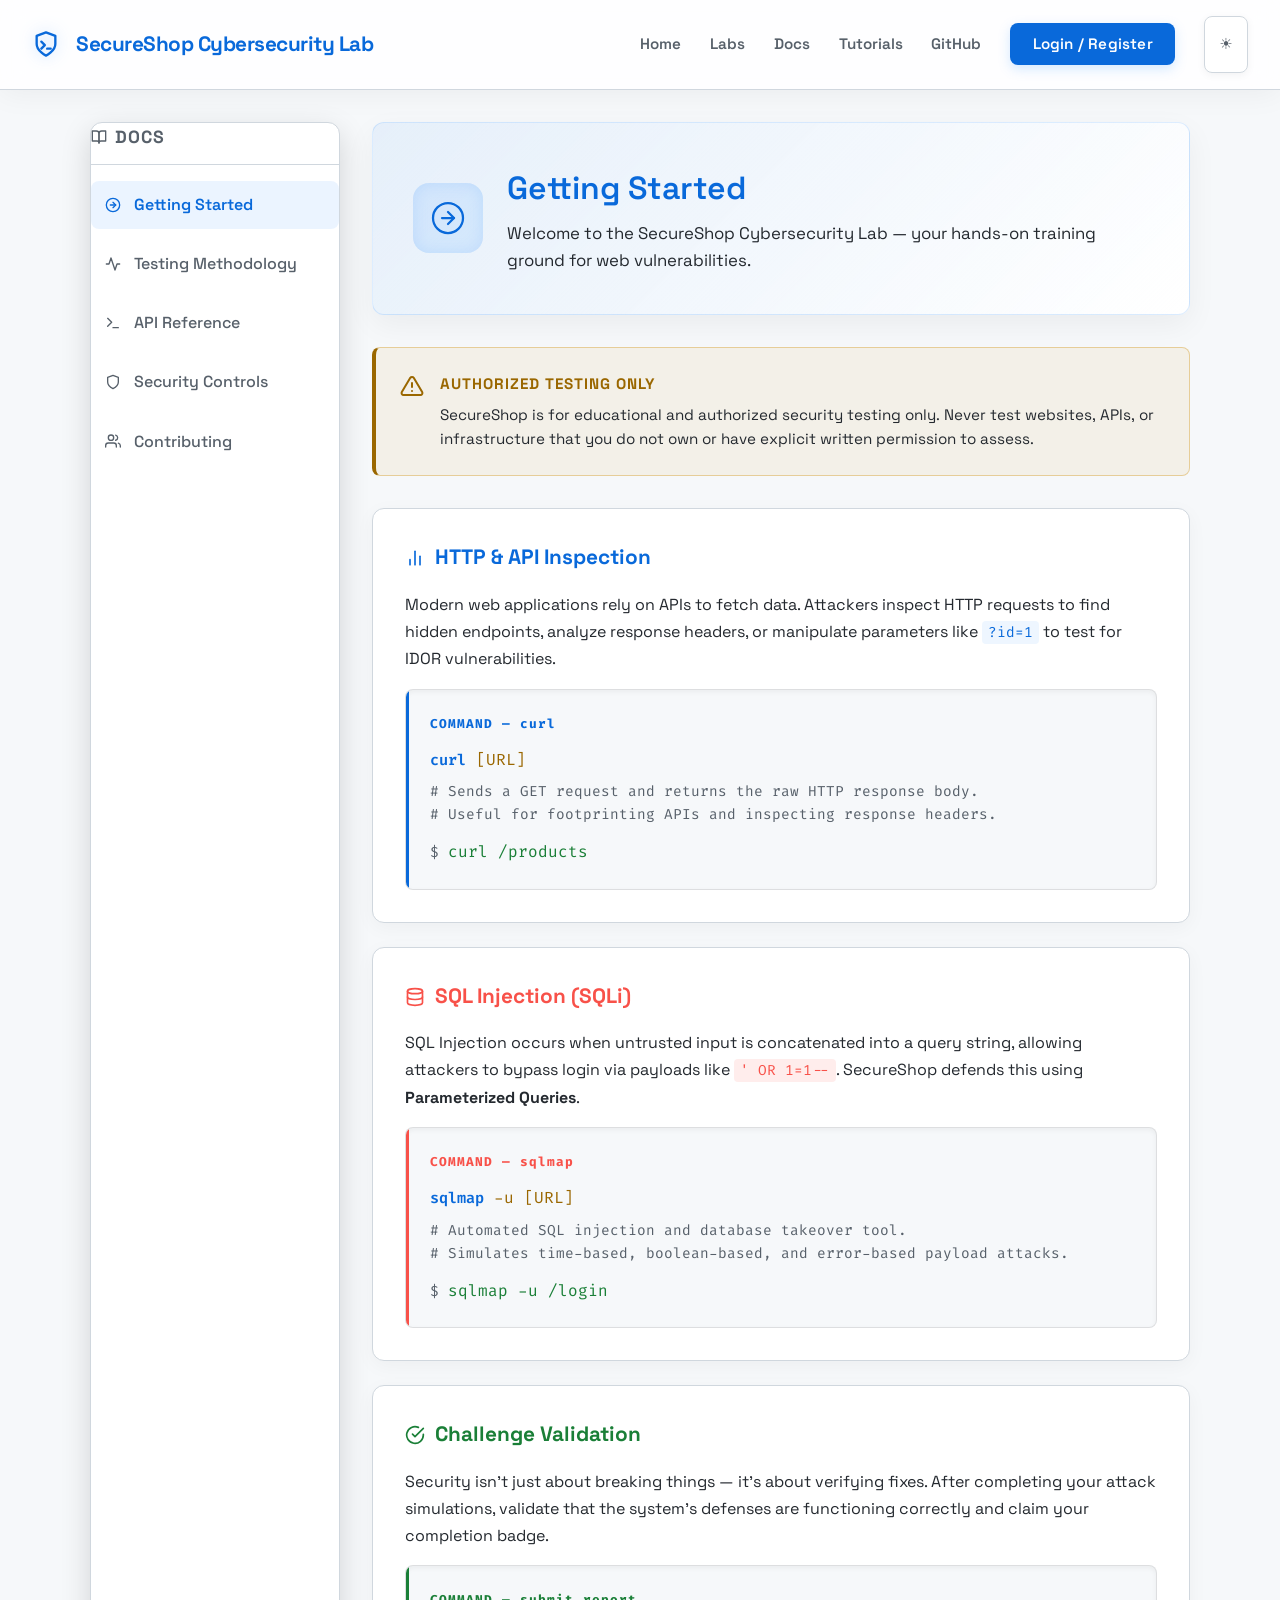
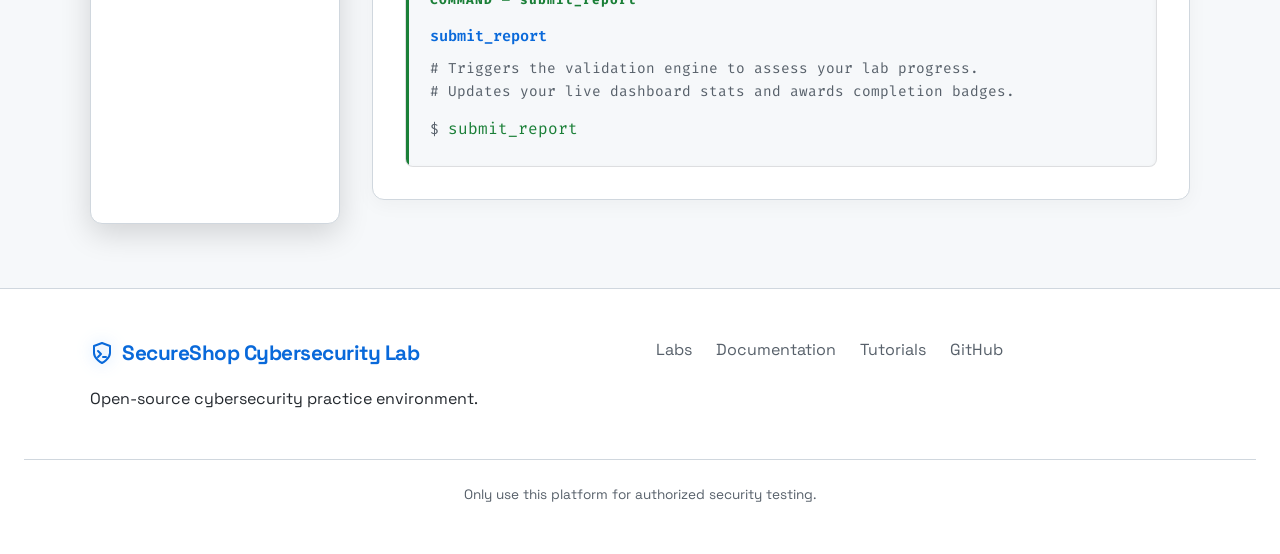
<file: frontend/docs_new.html>
﻿<!DOCTYPE html>
<html lang="en">
<head>
    <meta charset="UTF-8">
    <meta name="viewport" content="width=device-width, initial-scale=1.0">
    <title>SecureShop Lab - Documentation</title>
    <link rel="stylesheet" href="app.css">
    <script src="app.js"></script>
    <style>
        .docs-sidebar { border-radius: 12px; border: 1px solid var(--border-subtle); box-shadow: 0 10px 30px rgba(0,0,0,0.15); background: var(--bg-card); }
        .docs-sidebar h3 { font-size: 1.1rem; color: var(--text-muted); letter-spacing: 1px; text-transform: uppercase; font-weight: 700; padding-bottom: 0.8rem; border-bottom: 1px solid var(--border-subtle); margin-bottom: 0.5rem; display: flex; align-items: center; gap: 0.5rem; }
        .docs-sidebar a { display: flex; align-items: center; gap: 0.8rem; padding: 0.7rem 0.9rem; border-radius: 8px; color: var(--text-muted); font-weight: 500; transition: all 0.2s ease; text-decoration: none; margin-bottom: 0.2rem; }
        .docs-sidebar a:hover { background: rgba(88,166,255,0.08); color: var(--text-main); }
        .docs-sidebar a.active { background: rgba(88,166,255,0.12); color: var(--accent-blue); font-weight: 600; }
        .doc-section { display: none; }
        .doc-hero { background: linear-gradient(135deg, rgba(88,166,255,0.1) 0%, var(--bg-card) 100%); border: 1px solid rgba(88,166,255,0.2); border-radius: 12px; padding: 2.5rem; margin-bottom: 2rem; box-shadow: 0 10px 30px rgba(0,0,0,0.15); display: flex; align-items: center; gap: 1.5rem; }
        [data-theme="light"] .doc-hero { box-shadow: 0 10px 30px rgba(0,0,0,0.05); }
        .doc-hero-icon { background: rgba(88,166,255,0.15); color: var(--accent-blue); width: 70px; height: 70px; border-radius: 16px; display: flex; align-items: center; justify-content: center; flex-shrink: 0; box-shadow: inset 0 0 15px rgba(88,166,255,0.2); }
        .doc-card { background: var(--bg-card); border: 1px solid var(--border-subtle); border-radius: 12px; padding: 2rem; margin-bottom: 1.5rem; box-shadow: 0 5px 20px rgba(0,0,0,0.1); transition: border-color 0.3s ease, box-shadow 0.3s ease; }
        [data-theme="light"] .doc-card { box-shadow: 0 5px 20px rgba(0,0,0,0.04); }
        .doc-card:hover { border-color: rgba(88,166,255,0.3); box-shadow: 0 10px 30px rgba(0,0,0,0.15); }
        [data-theme="light"] .doc-card:hover { box-shadow: 0 10px 30px rgba(0,0,0,0.07); }
        .doc-card-title { font-size: 1.3rem; font-weight: 700; margin: 0 0 1rem 0; display: flex; align-items: center; gap: 0.6rem; }
        .doc-warning { background: rgba(210,153,34,0.08); border: 1px solid rgba(210,153,34,0.4); border-left: 4px solid var(--accent-orange); border-radius: 8px; padding: 1.5rem; margin-bottom: 2rem; display: flex; align-items: flex-start; gap: 1rem; }
        .doc-warning-icon { color: var(--accent-orange); flex-shrink: 0; margin-top: 2px; }
        .doc-warning h4 { color: var(--accent-orange); font-weight: 700; letter-spacing: 1px; font-size: 0.95rem; margin: 0 0 0.4rem 0; }
        .code-block { background: rgba(13,17,23,0.9); border: 1px solid rgba(255,255,255,0.06); border-radius: 8px; padding: 1.5rem; margin-top: 1rem; font-family: var(--font-mono); box-shadow: inset 0 2px 10px rgba(0,0,0,0.3); position: relative; overflow: hidden; }
        [data-theme="light"] .code-block { background: rgba(246,248,250,0.9); border-color: rgba(0,0,0,0.1); box-shadow: inset 0 2px 5px rgba(0,0,0,0.05); }
        .code-block::before { content: ''; position: absolute; top: 0; left: 0; width: 3px; height: 100%; }
        .code-block.blue::before { background: var(--accent-blue); }
        .code-block.red::before { background: #f85149; }
        .code-block.green::before { background: var(--accent-green); }
        .code-label { font-size: 0.8rem; font-weight: 700; letter-spacing: 1px; margin-bottom: 0.8rem; }
        .code-label.blue { color: var(--accent-blue); }
        .code-label.red { color: #f85149; }
        .code-label.green { color: var(--accent-green); }
        .code-cmd { color: var(--accent-blue); font-weight: 600; font-size: 0.95rem; }
        .code-arg { color: var(--accent-orange); }
        .code-comment { color: var(--text-muted); font-size: 0.9rem; }
        .code-example { color: var(--accent-green); margin-top: 0.8rem; }
        pre code { font-family: var(--font-mono); font-size: 0.9rem; line-height: 1.6; color: var(--text-main); }
        .coming-soon { display: flex; flex-direction: column; align-items: center; justify-content: center; padding: 5rem 2rem; text-align: center; background: var(--bg-card); border-radius: 12px; border: 1px dashed var(--border-subtle); }
        .coming-soon-icon { color: var(--text-muted); margin-bottom: 1.5rem; opacity: 0.4; }
        .coming-soon h2 { color: var(--text-muted); font-size: 2rem; margin-bottom: 0.5rem; }
        .coming-soon p { max-width: 500px; color: var(--text-muted); margin-bottom: 2rem; font-size: 1.1rem; }
    </style>
</head>
<body>
    <header>
      <div class="logo">
        <svg width="28" height="28" viewBox="0 0 24 24" fill="none" stroke="currentColor" stroke-width="2" stroke-linecap="round" stroke-linejoin="round" class="logo-icon" style="margin-right: 8px;"><path d="M12 22s8-4 8-10V5l-8-3-8 3v7c0 6 8 10 8 10z"></path><polyline points="8 10 11 13 8 16"></polyline><line x1="13" y1="16" x2="16" y2="16"></line></svg> SecureShop Cybersecurity Lab
      </div>
      <nav id="main-nav"></nav>
    </header>

    <div class="container layout-sidebar mt-2 pt-2">
        <div class="sidebar-nav docs-sidebar" id="docs-sidebar">
            <h3>
                <svg width="16" height="16" viewBox="0 0 24 24" fill="none" stroke="currentColor" stroke-width="2" stroke-linecap="round" stroke-linejoin="round"><path d="M2 3h6a4 4 0 0 1 4 4v14a3 3 0 0 0-3-3H2z"></path><path d="M22 3h-6a4 4 0 0 0-4 4v14a3 3 0 0 1 3-3h7z"></path></svg>
                Docs
            </h3>
            <a href="#" onclick="switchDoc('getting-started'); return false;" class="active" id="nav-getting-started">
                <svg width="16" height="16" viewBox="0 0 24 24" fill="none" stroke="currentColor" stroke-width="2" stroke-linecap="round" stroke-linejoin="round"><circle cx="12" cy="12" r="10"></circle><polyline points="12 8 16 12 12 16"></polyline><line x1="8" y1="12" x2="16" y2="12"></line></svg>
                Getting Started
            </a>
            <a href="#" onclick="switchDoc('testing'); return false;" id="nav-testing">
                <svg width="16" height="16" viewBox="0 0 24 24" fill="none" stroke="currentColor" stroke-width="2" stroke-linecap="round" stroke-linejoin="round"><polyline points="22 12 18 12 15 21 9 3 6 12 2 12"></polyline></svg>
                Testing Methodology
            </a>
            <a href="#" onclick="switchDoc('api'); return false;" id="nav-api">
                <svg width="16" height="16" viewBox="0 0 24 24" fill="none" stroke="currentColor" stroke-width="2" stroke-linecap="round" stroke-linejoin="round"><polyline points="4 17 10 11 4 5"></polyline><line x1="12" y1="19" x2="20" y2="19"></line></svg>
                API Reference
            </a>
            <a href="#" onclick="switchDoc('security'); return false;" id="nav-security">
                <svg width="16" height="16" viewBox="0 0 24 24" fill="none" stroke="currentColor" stroke-width="2" stroke-linecap="round" stroke-linejoin="round"><path d="M12 22s8-4 8-10V5l-8-3-8 3v7c0 6 8 10 8 10z"></path></svg>
                Security Controls
            </a>
            <a href="#" onclick="switchDoc('contributing'); return false;" id="nav-contributing">
                <svg width="16" height="16" viewBox="0 0 24 24" fill="none" stroke="currentColor" stroke-width="2" stroke-linecap="round" stroke-linejoin="round"><path d="M17 21v-2a4 4 0 0 0-4-4H5a4 4 0 0 0-4 4v2"></path><circle cx="9" cy="7" r="4"></circle><path d="M23 21v-2a4 4 0 0 0-3-3.87"></path><path d="M16 3.13a4 4 0 0 1 0 7.75"></path></svg>
                Contributing
            </a>
        </div>

        <div id="docs-content-container">

            <!-- GETTING STARTED -->
            <div id="section-getting-started" class="doc-section" style="display:block;">
                <div class="doc-hero">
                    <div class="doc-hero-icon">
                        <svg width="36" height="36" viewBox="0 0 24 24" fill="none" stroke="currentColor" stroke-width="1.5" stroke-linecap="round" stroke-linejoin="round"><circle cx="12" cy="12" r="10"></circle><polyline points="12 8 16 12 12 16"></polyline><line x1="8" y1="12" x2="16" y2="12"></line></svg>
                    </div>
                    <div>
                        <h2 style="margin:0 0 0.4rem 0; font-size:2rem; color:var(--text-heading);">Getting Started</h2>
                        <p class="text-muted" style="margin:0; font-size:1.05rem;">Welcome to the SecureShop Cybersecurity Lab — your hands-on training ground for web vulnerabilities.</p>
                    </div>
                </div>

                <div class="doc-warning">
                    <div class="doc-warning-icon">
                        <svg width="24" height="24" viewBox="0 0 24 24" fill="none" stroke="currentColor" stroke-width="2" stroke-linecap="round" stroke-linejoin="round"><path d="M10.29 3.86L1.82 18a2 2 0 0 0 1.71 3h16.94a2 2 0 0 0 1.71-3L13.71 3.86a2 2 0 0 0-3.42 0z"></path><line x1="12" y1="9" x2="12" y2="13"></line><line x1="12" y1="17" x2="12.01" y2="17"></line></svg>
                    </div>
                    <div>
                        <h4>AUTHORIZED TESTING ONLY</h4>
                        <p class="text-muted" style="margin:0; font-size:0.95rem;">SecureShop is for educational and authorized security testing only. Never test websites, APIs, or infrastructure that you do not own or have explicit written permission to assess.</p>
                    </div>
                </div>

                <div class="doc-card">
                    <h3 class="doc-card-title" style="color:var(--accent-blue);">
                        <svg width="20" height="20" viewBox="0 0 24 24" fill="none" stroke="currentColor" stroke-width="2" stroke-linecap="round" stroke-linejoin="round"><path d="M18 20V10"></path><path d="M12 20V4"></path><path d="M6 20v-6"></path></svg>
                        HTTP &amp; API Inspection
                    </h3>
                    <p class="text-muted" style="line-height:1.7; margin-bottom:0;">Modern web applications rely on APIs to fetch data. Attackers inspect HTTP requests to find hidden endpoints, analyze response headers, or manipulate parameters like <code style="background:rgba(88,166,255,0.1); color:var(--accent-blue); padding:2px 6px; border-radius:4px;">?id=1</code> to test for IDOR vulnerabilities.</p>
                    <div class="code-block blue">
                        <div class="code-label blue">COMMAND &mdash; curl</div>
                        <div><span class="code-cmd">curl</span> <span class="code-arg">[URL]</span></div>
                        <div class="code-comment" style="margin-top:0.5rem;"># Sends a GET request and returns the raw HTTP response body.</div>
                        <div class="code-comment"># Useful for footprinting APIs and inspecting response headers.</div>
                        <div class="code-example"><span class="code-comment">$ </span>curl /products</div>
                    </div>
                </div>

                <div class="doc-card">
                    <h3 class="doc-card-title" style="color:#f85149;">
                        <svg width="20" height="20" viewBox="0 0 24 24" fill="none" stroke="currentColor" stroke-width="2" stroke-linecap="round" stroke-linejoin="round"><ellipse cx="12" cy="5" rx="9" ry="3"></ellipse><path d="M21 12c0 1.66-4 3-9 3s-9-1.34-9-3"></path><path d="M3 5v14c0 1.66 4 3 9 3s9-1.34 9-3V5"></path></svg>
                        SQL Injection (SQLi)
                    </h3>
                    <p class="text-muted" style="line-height:1.7; margin-bottom:0;">SQL Injection occurs when untrusted input is concatenated into a query string, allowing attackers to bypass login via payloads like <code style="background:rgba(248,81,73,0.1); color:#f85149; padding:2px 6px; border-radius:4px;">' OR 1=1--</code>. SecureShop defends this using <strong>Parameterized Queries</strong>.</p>
                    <div class="code-block red">
                        <div class="code-label red">COMMAND &mdash; sqlmap</div>
                        <div><span class="code-cmd">sqlmap</span> <span class="code-arg">-u [URL]</span></div>
                        <div class="code-comment" style="margin-top:0.5rem;"># Automated SQL injection and database takeover tool.</div>
                        <div class="code-comment"># Simulates time-based, boolean-based, and error-based payload attacks.</div>
                        <div class="code-example"><span class="code-comment">$ </span>sqlmap -u /login</div>
                    </div>
                </div>

                <div class="doc-card">
                    <h3 class="doc-card-title" style="color:var(--accent-green);">
                        <svg width="20" height="20" viewBox="0 0 24 24" fill="none" stroke="currentColor" stroke-width="2" stroke-linecap="round" stroke-linejoin="round"><path d="M22 11.08V12a10 10 0 1 1-5.93-9.14"></path><polyline points="22 4 12 14.01 9 11.01"></polyline></svg>
                        Challenge Validation
                    </h3>
                    <p class="text-muted" style="line-height:1.7; margin-bottom:0;">Security isn't just about breaking things — it's about verifying fixes. After completing your attack simulations, validate that the system's defenses are functioning correctly and claim your completion badge.</p>
                    <div class="code-block green">
                        <div class="code-label green">COMMAND &mdash; submit_report</div>
                        <div><span class="code-cmd">submit_report</span></div>
                        <div class="code-comment" style="margin-top:0.5rem;"># Triggers the validation engine to assess your lab progress.</div>
                        <div class="code-comment"># Updates your live dashboard stats and awards completion badges.</div>
                        <div class="code-example"><span class="code-comment">$ </span>submit_report</div>
                    </div>
                </div>
            </div>

            <!-- SECURITY CONTROLS -->
            <div id="section-security" class="doc-section">
                <div class="doc-hero" style="background: linear-gradient(135deg, rgba(35,134,54,0.1) 0%, var(--bg-card) 100%); border-color: rgba(35,134,54,0.2);">
                    <div class="doc-hero-icon" style="background:rgba(35,134,54,0.15); color:var(--accent-green); box-shadow:inset 0 0 15px rgba(35,134,54,0.2);">
                        <svg width="36" height="36" viewBox="0 0 24 24" fill="none" stroke="currentColor" stroke-width="1.5" stroke-linecap="round" stroke-linejoin="round"><path d="M12 22s8-4 8-10V5l-8-3-8 3v7c0 6 8 10 8 10z"></path></svg>
                    </div>
                    <div>
                        <h2 style="margin:0 0 0.4rem 0; font-size:2rem; color:var(--text-heading);">Security Controls</h2>
                        <p class="text-muted" style="margin:0; font-size:1.05rem;">Compare vulnerable patterns against the secure implementations used in this environment.</p>
                    </div>
                </div>

                <div class="doc-card">
                    <h3 class="doc-card-title">
                        <span style="background:rgba(248,81,73,0.12); color:#f85149; border:1px solid rgba(248,81,73,0.3); padding:3px 8px; border-radius:6px; font-size:0.8rem; font-weight:700; letter-spacing:0.5px;">01</span>
                        SQL Injection Prevention
                    </h3>
                    <p class="text-muted" style="margin-bottom:1rem;"><span class="badge badge-advanced" style="margin-right:0.5rem;">Vulnerable Pattern</span>String concatenation allows attackers to inject malicious SQL commands.</p>
                    <div class="code-block red">
                        <div class="code-label red">VULNERABLE &mdash; DO NOT USE</div>
                        <pre><code>query = "SELECT * FROM products WHERE name LIKE '%" + q + "%'"
cursor.execute(query)</code></pre>
                    </div>
                    <p class="text-muted" style="margin:1.5rem 0 1rem;"><span class="badge badge-beginner" style="margin-right:0.5rem;">Secure Pattern</span>Parameterized queries treat input strictly as data, never as code.</p>
                    <div class="code-block green">
                        <div class="code-label green">SECURE &mdash; USE THIS</div>
                        <pre><code>query = "SELECT * FROM products WHERE name LIKE ?"
search_term = f"%{q}%"
cursor.execute(query, (search_term,))</code></pre>
                    </div>
                </div>

                <div class="doc-card">
                    <h3 class="doc-card-title">
                        <span style="background:rgba(248,81,73,0.12); color:#f85149; border:1px solid rgba(248,81,73,0.3); padding:3px 8px; border-radius:6px; font-size:0.8rem; font-weight:700; letter-spacing:0.5px;">02</span>
                        IDOR Prevention
                    </h3>
                    <p class="text-muted" style="margin-bottom:1rem;"><span class="badge badge-advanced" style="margin-right:0.5rem;">Vulnerable Pattern</span>Fetching a resource by ID without verifying ownership.</p>
                    <div class="code-block red">
                        <div class="code-label red">VULNERABLE &mdash; DO NOT USE</div>
                        <pre><code>@app.get("/api/orders/{order_id}")
def get_order(order_id: int):
    # No ownership check — any user can access any order!
    return db.query("SELECT * FROM orders WHERE id = ?", (order_id,))</code></pre>
                    </div>
                    <p class="text-muted" style="margin:1.5rem 0 1rem;"><span class="badge badge-beginner" style="margin-right:0.5rem;">Secure Pattern</span>Verify the resource belongs to the authenticated user.</p>
                    <div class="code-block green">
                        <div class="code-label green">SECURE &mdash; USE THIS</div>
                        <pre><code>@app.get("/api/orders/{order_id}")
def get_order(order_id: int, current_user = Depends(get_current_user)):
    order = db.query("SELECT * FROM orders WHERE id = ?", (order_id,))
    if order["user_id"] != current_user["id"]:
        raise HTTPException(status_code=404)  # 404 prevents enumeration
    return order</code></pre>
                    </div>
                </div>

                <div class="doc-card">
                    <h3 class="doc-card-title">
                        <span style="background:rgba(248,81,73,0.12); color:#f85149; border:1px solid rgba(248,81,73,0.3); padding:3px 8px; border-radius:6px; font-size:0.8rem; font-weight:700; letter-spacing:0.5px;">03</span>
                        XSS Prevention
                    </h3>
                    <p class="text-muted" style="margin-bottom:1rem;"><span class="badge badge-advanced" style="margin-right:0.5rem;">Vulnerable Pattern</span>Injecting untrusted data directly into the DOM via innerHTML.</p>
                    <div class="code-block red">
                        <div class="code-label red">VULNERABLE &mdash; DO NOT USE</div>
                        <pre><code>const div = document.createElement('div');
div.innerHTML = userReview.comment; // Allows script tag execution</code></pre>
                    </div>
                    <p class="text-muted" style="margin:1.5rem 0 1rem;"><span class="badge badge-beginner" style="margin-right:0.5rem;">Secure Pattern</span>Use textContent to safely encode user-supplied data.</p>
                    <div class="code-block green">
                        <div class="code-label green">SECURE &mdash; USE THIS</div>
                        <pre><code>const div = document.createElement('div');
div.textContent = userReview.comment; // HTML entities auto-escaped</code></pre>
                    </div>
                </div>
            </div>

            <!-- TESTING METHODOLOGY -->
            <div id="section-testing" class="doc-section">
                <div class="coming-soon">
                    <div class="coming-soon-icon">
                        <svg width="80" height="80" viewBox="0 0 24 24" fill="none" stroke="currentColor" stroke-width="1" stroke-linecap="round" stroke-linejoin="round"><polyline points="22 12 18 12 15 21 9 3 6 12 2 12"></polyline></svg>
                    </div>
                    <h2>Testing Methodology</h2>
                    <p>Comprehensive guides for web application penetration testing methodologies are under development.</p>
                    <button class="btn btn-primary" style="display:flex; align-items:center; gap:0.5rem;" onclick="switchDoc('getting-started')">
                        <svg width="16" height="16" viewBox="0 0 24 24" fill="none" stroke="currentColor" stroke-width="2" stroke-linecap="round" stroke-linejoin="round"><polyline points="15 18 9 12 15 6"></polyline></svg>
                        Back to Getting Started
                    </button>
                </div>
            </div>

            <!-- API REFERENCE -->
            <div id="section-api" class="doc-section">
                <div class="coming-soon">
                    <div class="coming-soon-icon">
                        <svg width="80" height="80" viewBox="0 0 24 24" fill="none" stroke="currentColor" stroke-width="1" stroke-linecap="round" stroke-linejoin="round"><polyline points="4 17 10 11 4 5"></polyline><line x1="12" y1="19" x2="20" y2="19"></line></svg>
                    </div>
                    <h2>API Reference</h2>
                    <p>Interactive Swagger/OpenAPI documentation is currently being integrated into this platform.</p>
                    <button class="btn btn-primary" style="display:flex; align-items:center; gap:0.5rem;" onclick="switchDoc('getting-started')">
                        <svg width="16" height="16" viewBox="0 0 24 24" fill="none" stroke="currentColor" stroke-width="2" stroke-linecap="round" stroke-linejoin="round"><polyline points="15 18 9 12 15 6"></polyline></svg>
                        Back to Getting Started
                    </button>
                </div>
            </div>

            <!-- CONTRIBUTING -->
            <div id="section-contributing" class="doc-section">
                <div class="coming-soon">
                    <div class="coming-soon-icon">
                        <svg width="80" height="80" viewBox="0 0 24 24" fill="none" stroke="currentColor" stroke-width="1" stroke-linecap="round" stroke-linejoin="round"><path d="M17 21v-2a4 4 0 0 0-4-4H5a4 4 0 0 0-4 4v2"></path><circle cx="9" cy="7" r="4"></circle><path d="M23 21v-2a4 4 0 0 0-3-3.87"></path><path d="M16 3.13a4 4 0 0 1 0 7.75"></path></svg>
                    </div>
                    <h2>Contributing</h2>
                    <p>Guidelines for submitting new labs, vulnerability patterns, and pull requests will be published here shortly.</p>
                    <button class="btn btn-primary" style="display:flex; align-items:center; gap:0.5rem;" onclick="switchDoc('getting-started')">
                        <svg width="16" height="16" viewBox="0 0 24 24" fill="none" stroke="currentColor" stroke-width="2" stroke-linecap="round" stroke-linejoin="round"><polyline points="15 18 9 12 15 6"></polyline></svg>
                        Back to Getting Started
                    </button>
                </div>
            </div>

        </div>
    </div>

    <script>
        function switchDoc(categoryId) {
            document.querySelectorAll('.doc-section').forEach(el => el.style.display = 'none');
            const target = document.getElementById('section-' + categoryId);
            if (target) target.style.display = 'block';
            document.querySelectorAll('#docs-sidebar a').forEach(el => el.classList.remove('active'));
            const activeLink = document.getElementById('nav-' + categoryId);
            if (activeLink) activeLink.classList.add('active');
            window.scrollTo(0, 0);
        }
    </script>
</body>
</html>
</file>
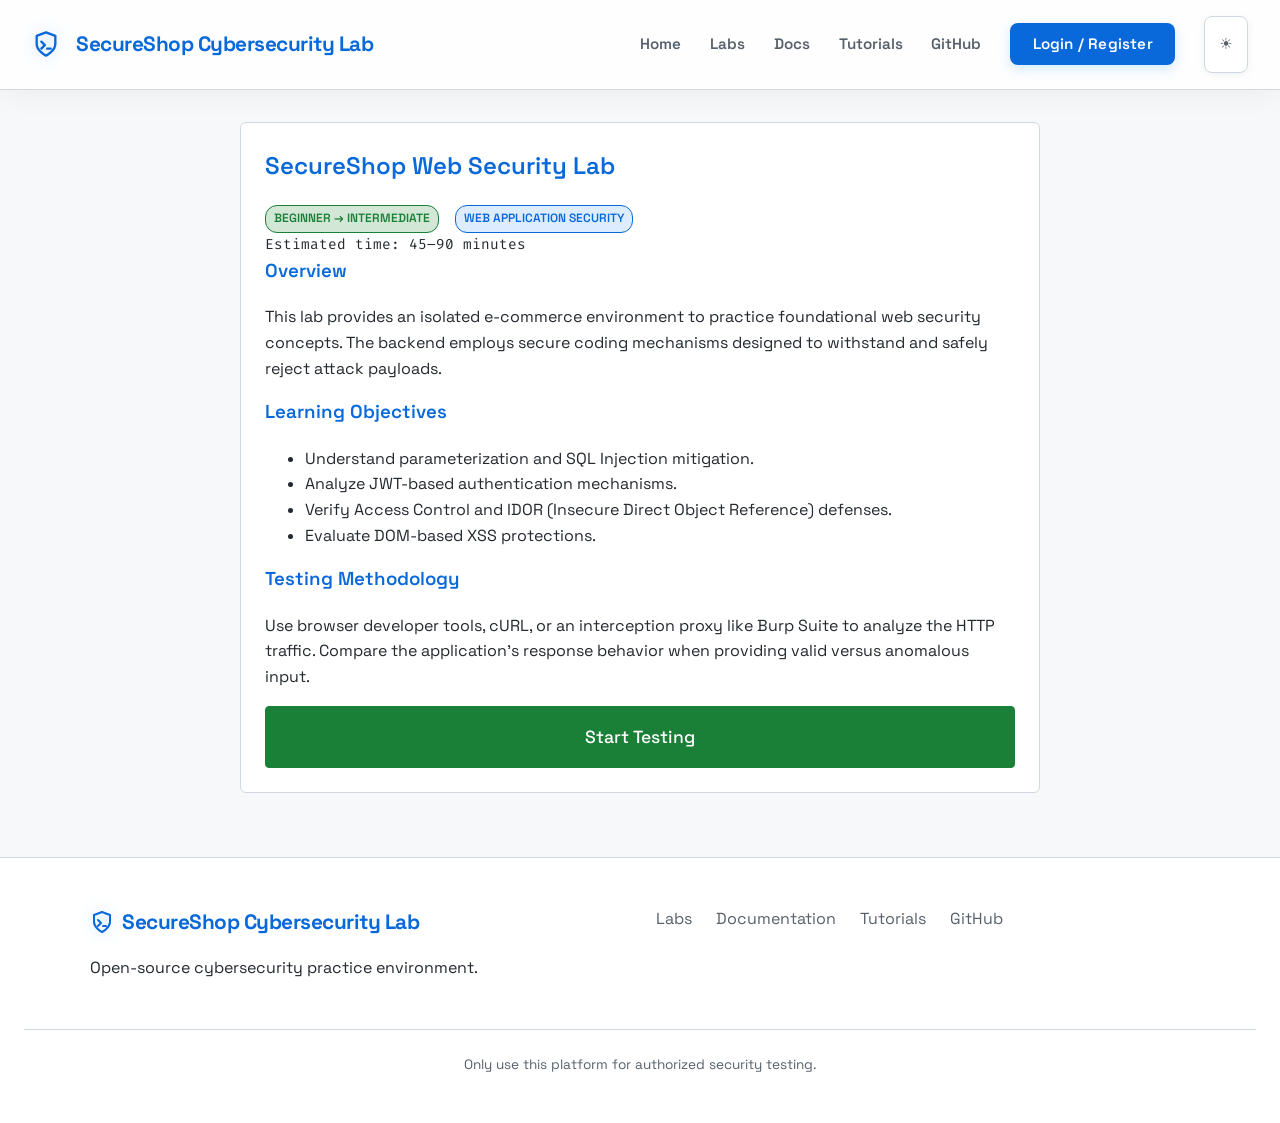
<file: frontend/lab-detail.html>
<!DOCTYPE html>
<html lang="en">
<head>
    <meta charset="UTF-8">
    <meta name="viewport" content="width=device-width, initial-scale=1.0">
    <title>SecureShop Lab - Details</title>
    <link rel="stylesheet" href="app.css">
    <script src="app.js"></script>
</head>
<body>
    <header>
      <div class="logo">
        <svg width="28" height="28" viewBox="0 0 24 24" fill="none" stroke="currentColor" stroke-width="2" stroke-linecap="round" stroke-linejoin="round" class="logo-icon" style="margin-right: 8px;"><path d="M12 22s8-4 8-10V5l-8-3-8 3v7c0 6 8 10 8 10z"></path><polyline points="8 10 11 13 8 16"></polyline><line x1="13" y1="16" x2="16" y2="16"></line></svg> SecureShop Cybersecurity Lab
      </div>
      <nav id="main-nav"></nav>
    </header>

    <div class="container" style="max-width: 800px;">
        <div class="card mb-2">
            <h2 class="mb-1">SecureShop Web Security Lab</h2>
            <div class="flex gap-1 mb-1">
                <span class="badge badge-beginner">Beginner → Intermediate</span>
                <span class="badge badge-info">Web Application Security</span>
            </div>
            
            <div class="terminal text-muted mb-2">
                Estimated time: 45–90 minutes
            </div>
            
            <div class="mb-2">
                <h3>Overview</h3>
                <p class="text-muted">This lab provides an isolated e-commerce environment to practice foundational web security concepts. The backend employs secure coding mechanisms designed to withstand and safely reject attack payloads.</p>
            </div>
            
            <div class="mb-2">
                <h3>Learning Objectives</h3>
                <ul class="text-muted">
                    <li>Understand parameterization and SQL Injection mitigation.</li>
                    <li>Analyze JWT-based authentication mechanisms.</li>
                    <li>Verify Access Control and IDOR (Insecure Direct Object Reference) defenses.</li>
                    <li>Evaluate DOM-based XSS protections.</li>
                </ul>
            </div>
            
            <div class="mb-2">
                <h3>Testing Methodology</h3>
                <p class="text-muted">Use browser developer tools, cURL, or an interception proxy like Burp Suite to analyze the HTTP traffic. Compare the application's response behavior when providing valid versus anomalous input.</p>
            </div>
            
            <a href="/workspace.html" class="btn btn-primary" style="display: block; text-align: center; font-size: 1.1rem; padding: 1rem;">Start Testing</a>
        </div>
    </div>
</body>
</html>
</file>
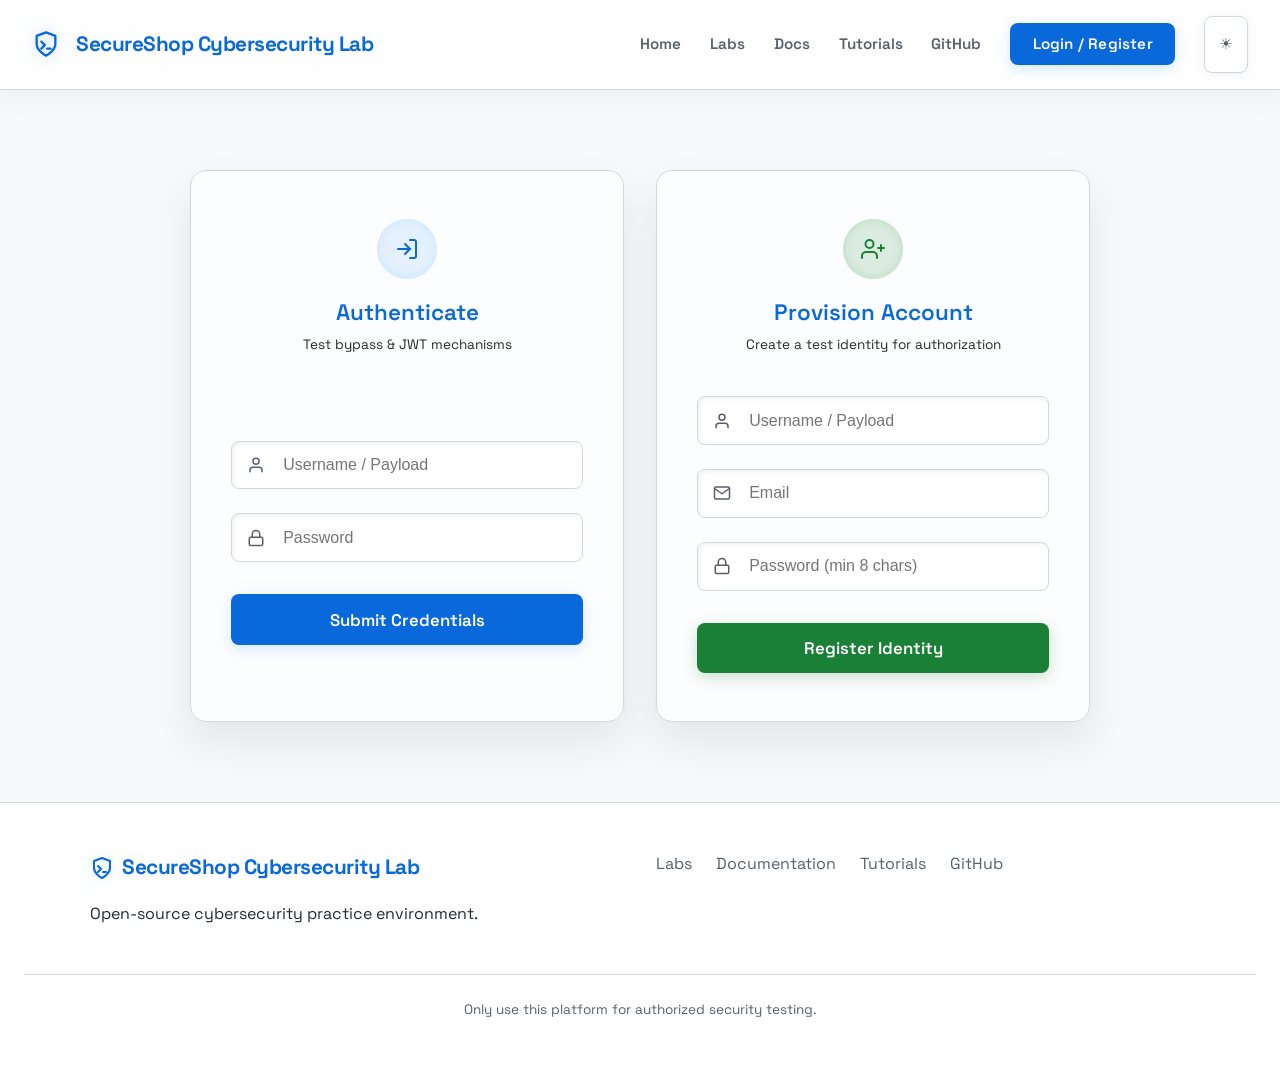
<file: frontend/login.html>
<!DOCTYPE html>
<html lang="en">
<head>
    <meta charset="UTF-8">
    <meta name="viewport" content="width=device-width, initial-scale=1.0">
    <title>SecureShop Lab - Authentication</title>
    <link rel="stylesheet" href="app.css">
    <script src="app.js"></script>
</head>
<body>
    <header>
      <div class="logo">
        <svg width="28" height="28" viewBox="0 0 24 24" fill="none" stroke="currentColor" stroke-width="2" stroke-linecap="round" stroke-linejoin="round" class="logo-icon" style="margin-right: 8px;"><path d="M12 22s8-4 8-10V5l-8-3-8 3v7c0 6 8 10 8 10z"></path><polyline points="8 10 11 13 8 16"></polyline><line x1="13" y1="16" x2="16" y2="16"></line></svg> SecureShop Cybersecurity Lab
      </div>
      <nav id="main-nav"></nav>
    </header>

    <style>
        .auth-container {
            max-width: 900px;
            margin: 5rem auto;
            align-items: stretch;
        }
        .auth-card {
            background: rgba(22, 27, 34, 0.6);
            backdrop-filter: blur(16px);
            -webkit-backdrop-filter: blur(16px);
            border: 1px solid var(--border-subtle);
            border-radius: 16px;
            padding: 3rem 2.5rem;
            box-shadow: 0 20px 40px rgba(0,0,0,0.4);
            transition: transform 0.3s cubic-bezier(0.175, 0.885, 0.32, 1.275), box-shadow 0.3s ease, border-color 0.3s ease;
            position: relative;
            overflow: hidden;
            display: flex;
            flex-direction: column;
        }
        [data-theme="light"] .auth-card {
            background: rgba(255, 255, 255, 0.7);
            box-shadow: 0 20px 40px rgba(0,0,0,0.08);
        }
        .auth-card::before {
            content: '';
            position: absolute;
            top: 0; left: 0; right: 0; height: 4px;
            background: linear-gradient(90deg, transparent, var(--accent-blue), transparent);
            transform: scaleX(0);
            transform-origin: center;
            transition: transform 0.5s ease;
        }
        .auth-card.reg-card::before {
            background: linear-gradient(90deg, transparent, var(--accent-green), transparent);
        }
        .auth-card:hover {
            transform: translateY(-5px);
            border-color: rgba(88, 166, 255, 0.4);
            box-shadow: 0 25px 50px rgba(0,0,0,0.5);
        }
        [data-theme="light"] .auth-card:hover {
            box-shadow: 0 25px 50px rgba(0,0,0,0.12);
        }
        .auth-card.reg-card:hover {
            border-color: rgba(35, 134, 54, 0.4);
        }
        .auth-card:hover::before {
            transform: scaleX(1);
        }
        .auth-header {
            display: flex;
            flex-direction: column;
            align-items: center;
            text-align: center;
            margin-bottom: 2.5rem;
            color: var(--text-light);
        }
        .auth-icon {
            background: rgba(88, 166, 255, 0.15);
            color: var(--accent-blue);
            width: 60px; height: 60px;
            border-radius: 50%;
            display: flex;
            align-items: center;
            justify-content: center;
            margin-bottom: 1rem;
            box-shadow: inset 0 0 10px rgba(88, 166, 255, 0.2);
        }
        .reg-icon {
            background: rgba(35, 134, 54, 0.15);
            color: var(--accent-green);
            box-shadow: inset 0 0 10px rgba(35, 134, 54, 0.2);
        }
        .input-group {
            position: relative;
            margin-bottom: 1.5rem;
        }
        .input-group svg {
            position: absolute;
            left: 16px;
            top: 50%;
            transform: translateY(-50%);
            color: var(--text-muted);
            transition: color 0.3s ease, transform 0.3s cubic-bezier(0.175, 0.885, 0.32, 1.275);
            pointer-events: none;
        }
        .input-group input {
            width: 100%;
            box-sizing: border-box;
            padding: 0.9rem 1rem 0.9rem 3.2rem;
            border: 1px solid var(--border-subtle);
            background: rgba(13, 17, 23, 0.7);
            color: var(--text-main);
            border-radius: 8px;
            font-size: 1rem;
            transition: all 0.3s ease;
            outline: none;
            box-shadow: inset 2px 2px 5px rgba(0,0,0,0.2);
        }
        [data-theme="light"] .input-group input {
            background: rgba(255, 255, 255, 0.9);
            box-shadow: inset 2px 2px 5px rgba(0,0,0,0.05);
        }
        .input-group input:focus {
            border-color: var(--accent-blue);
            box-shadow: 0 0 0 3px rgba(88, 166, 255, 0.2), inset 2px 2px 5px rgba(0,0,0,0.2);
            background: var(--bg-dark);
        }
        [data-theme="light"] .input-group input:focus {
            background: #ffffff;
            box-shadow: 0 0 0 3px rgba(88, 166, 255, 0.2), inset 2px 2px 5px rgba(0,0,0,0.05);
        }
        .reg-card .input-group input:focus {
            border-color: var(--accent-green);
            box-shadow: 0 0 0 3px rgba(35, 134, 54, 0.2), inset 2px 2px 5px rgba(0,0,0,0.2);
        }
        [data-theme="light"] .reg-card .input-group input:focus {
            box-shadow: 0 0 0 3px rgba(35, 134, 54, 0.2), inset 2px 2px 5px rgba(0,0,0,0.05);
        }
        .input-group:focus-within svg {
            color: var(--accent-blue);
            transform: translateY(-50%) scale(1.15);
        }
        .reg-card .input-group:focus-within svg {
            color: var(--accent-green);
        }
        .auth-btn {
            padding: 0.9rem;
            font-size: 1.05rem;
            font-weight: 600;
            border-radius: 8px;
            width: 100%;
            transition: all 0.3s cubic-bezier(0.175, 0.885, 0.32, 1.275);
            cursor: pointer;
            margin-top: 0.5rem;
            display: flex;
            align-items: center;
            justify-content: center;
            gap: 0.5rem;
        }
        .btn-auth-primary {
            background: var(--accent-blue);
            color: #ffffff;
            border: none;
            box-shadow: 0 4px 15px rgba(88, 166, 255, 0.25);
        }
        .btn-auth-primary:hover {
            background: var(--accent-blue-hover);
            box-shadow: 0 6px 20px rgba(88, 166, 255, 0.4);
            transform: translateY(-2px);
        }
        .btn-auth-success {
            background: var(--accent-green);
            color: #ffffff;
            border: none;
            box-shadow: 0 4px 15px rgba(35, 134, 54, 0.25);
        }
        .btn-auth-success:hover {
            background: var(--accent-green-hover);
            box-shadow: 0 6px 20px rgba(35, 134, 54, 0.4);
            transform: translateY(-2px);
        }
        form {
            flex-grow: 1;
            display: flex;
            flex-direction: column;
            justify-content: center;
        }
    </style>

    <div class="container auth-container">
        <div class="grid grid-cols-2 gap-2">
            
            <!-- Login Form -->
            <div class="auth-card">
                <div class="auth-header">
                    <div class="auth-icon">
                        <svg width="24" height="24" viewBox="0 0 24 24" fill="none" stroke="currentColor" stroke-width="2" stroke-linecap="round" stroke-linejoin="round"><path d="M15 3h4a2 2 0 0 1 2 2v14a2 2 0 0 1-2 2h-4"></path><polyline points="10 17 15 12 10 7"></polyline><line x1="15" y1="12" x2="3" y2="12"></line></svg>
                    </div>
                    <div>
                        <h2 style="margin:0; font-size:1.4rem;">Authenticate</h2>
                        <span class="text-muted" style="font-size: 0.85rem;">Test bypass & JWT mechanisms</span>
                    </div>
                </div>
                
                <div id="login-error" class="error"></div>
                
                <form id="login-form">
                    <div class="input-group">
                        <svg width="18" height="18" viewBox="0 0 24 24" fill="none" stroke="currentColor" stroke-width="2" stroke-linecap="round" stroke-linejoin="round"><path d="M20 21v-2a4 4 0 0 0-4-4H8a4 4 0 0 0-4 4v2"></path><circle cx="12" cy="7" r="4"></circle></svg>
                        <input type="text" id="login-username" placeholder="Username / Payload" required>
                    </div>
                    <div class="input-group">
                        <svg width="18" height="18" viewBox="0 0 24 24" fill="none" stroke="currentColor" stroke-width="2" stroke-linecap="round" stroke-linejoin="round"><rect x="3" y="11" width="18" height="11" rx="2" ry="2"></rect><path d="M7 11V7a5 5 0 0 1 10 0v4"></path></svg>
                        <input type="password" id="login-password" placeholder="Password" required>
                    </div>
                    <button type="submit" class="auth-btn btn-auth-primary">Submit Credentials</button>
                </form>
            </div>

            <!-- Register Form -->
            <div class="auth-card reg-card">
                <div class="auth-header">
                    <div class="auth-icon reg-icon">
                        <svg width="24" height="24" viewBox="0 0 24 24" fill="none" stroke="currentColor" stroke-width="2" stroke-linecap="round" stroke-linejoin="round"><path d="M16 21v-2a4 4 0 0 0-4-4H5a4 4 0 0 0-4 4v2"></path><circle cx="8.5" cy="7" r="4"></circle><line x1="20" y1="8" x2="20" y2="14"></line><line x1="23" y1="11" x2="17" y2="11"></line></svg>
                    </div>
                    <div>
                        <h2 style="margin:0; font-size:1.4rem;">Provision Account</h2>
                        <span class="text-muted" style="font-size: 0.85rem;">Create a test identity for authorization</span>
                    </div>
                </div>
                
                <div id="register-msg"></div>
                
                <form id="register-form">
                    <div class="input-group">
                        <svg width="18" height="18" viewBox="0 0 24 24" fill="none" stroke="currentColor" stroke-width="2" stroke-linecap="round" stroke-linejoin="round"><path d="M20 21v-2a4 4 0 0 0-4-4H8a4 4 0 0 0-4 4v2"></path><circle cx="12" cy="7" r="4"></circle></svg>
                        <input type="text" id="reg-username" placeholder="Username / Payload" required>
                    </div>
                    <div class="input-group">
                        <svg width="18" height="18" viewBox="0 0 24 24" fill="none" stroke="currentColor" stroke-width="2" stroke-linecap="round" stroke-linejoin="round"><path d="M4 4h16c1.1 0 2 .9 2 2v12c0 1.1-.9 2-2 2H4c-1.1 0-2-.9-2-2V6c0-1.1.9-2 2-2z"></path><polyline points="22,6 12,13 2,6"></polyline></svg>
                        <input type="email" id="reg-email" placeholder="Email" required>
                    </div>
                    <div class="input-group">
                        <svg width="18" height="18" viewBox="0 0 24 24" fill="none" stroke="currentColor" stroke-width="2" stroke-linecap="round" stroke-linejoin="round"><rect x="3" y="11" width="18" height="11" rx="2" ry="2"></rect><path d="M7 11V7a5 5 0 0 1 10 0v4"></path></svg>
                        <input type="password" id="reg-password" placeholder="Password (min 8 chars)" required minlength="8">
                    </div>
                    <button type="submit" class="auth-btn btn-auth-success">Register Identity</button>
                </form>
            </div>

        </div>
    </div>

    <script>
        document.getElementById('login-form').addEventListener('submit', async (e) => {
            e.preventDefault();
            const errDiv = document.getElementById('login-error');
            errDiv.textContent = '';
            
            const payload = {
                username: document.getElementById('login-username').value,
                password: document.getElementById('login-password').value
            };

            try {
                const res = await fetch(`${API_BASE}/login`, {
                    method: 'POST',
                    headers: { 'Content-Type': 'application/json' },
                    body: JSON.stringify(payload)
                });
                
                if (res.ok) {
                    const data = await res.json();
                    setToken(data.access_token);
                    window.location.href = '/dashboard.html';
                } else {
                    const data = await res.json();
                    errDiv.textContent = typeof data.detail === 'object' ? JSON.stringify(data.detail) : (data.detail || 'Login failed');
                }
            } catch (err) {
                errDiv.textContent = 'Network error during authentication test.';
            }
        });

        document.getElementById('register-form').addEventListener('submit', async (e) => {
            e.preventDefault();
            const msgDiv = document.getElementById('register-msg');
            msgDiv.textContent = '';
            msgDiv.className = '';
            
            const payload = {
                username: document.getElementById('reg-username').value,
                email: document.getElementById('reg-email').value,
                password: document.getElementById('reg-password').value
            };

            try {
                const res = await fetch(`${API_BASE}/register`, {
                    method: 'POST',
                    headers: { 'Content-Type': 'application/json' },
                    body: JSON.stringify(payload)
                });
                
                if (res.ok) {
                    msgDiv.textContent = 'Account provisioned successfully. You can now authenticate.';
                    msgDiv.className = 'success mt-1';
                    document.getElementById('register-form').reset();
                } else {
                    const data = await res.json();
                    msgDiv.textContent = typeof data.detail === 'object' ? JSON.stringify(data.detail) : (data.detail || 'Registration rejected by backend controls.');
                    msgDiv.className = 'error mt-1';
                }
            } catch (err) {
                msgDiv.textContent = 'Network error during registration test.';
                msgDiv.className = 'error mt-1';
            }
        });
    </script>
</body>
</html>
</file>
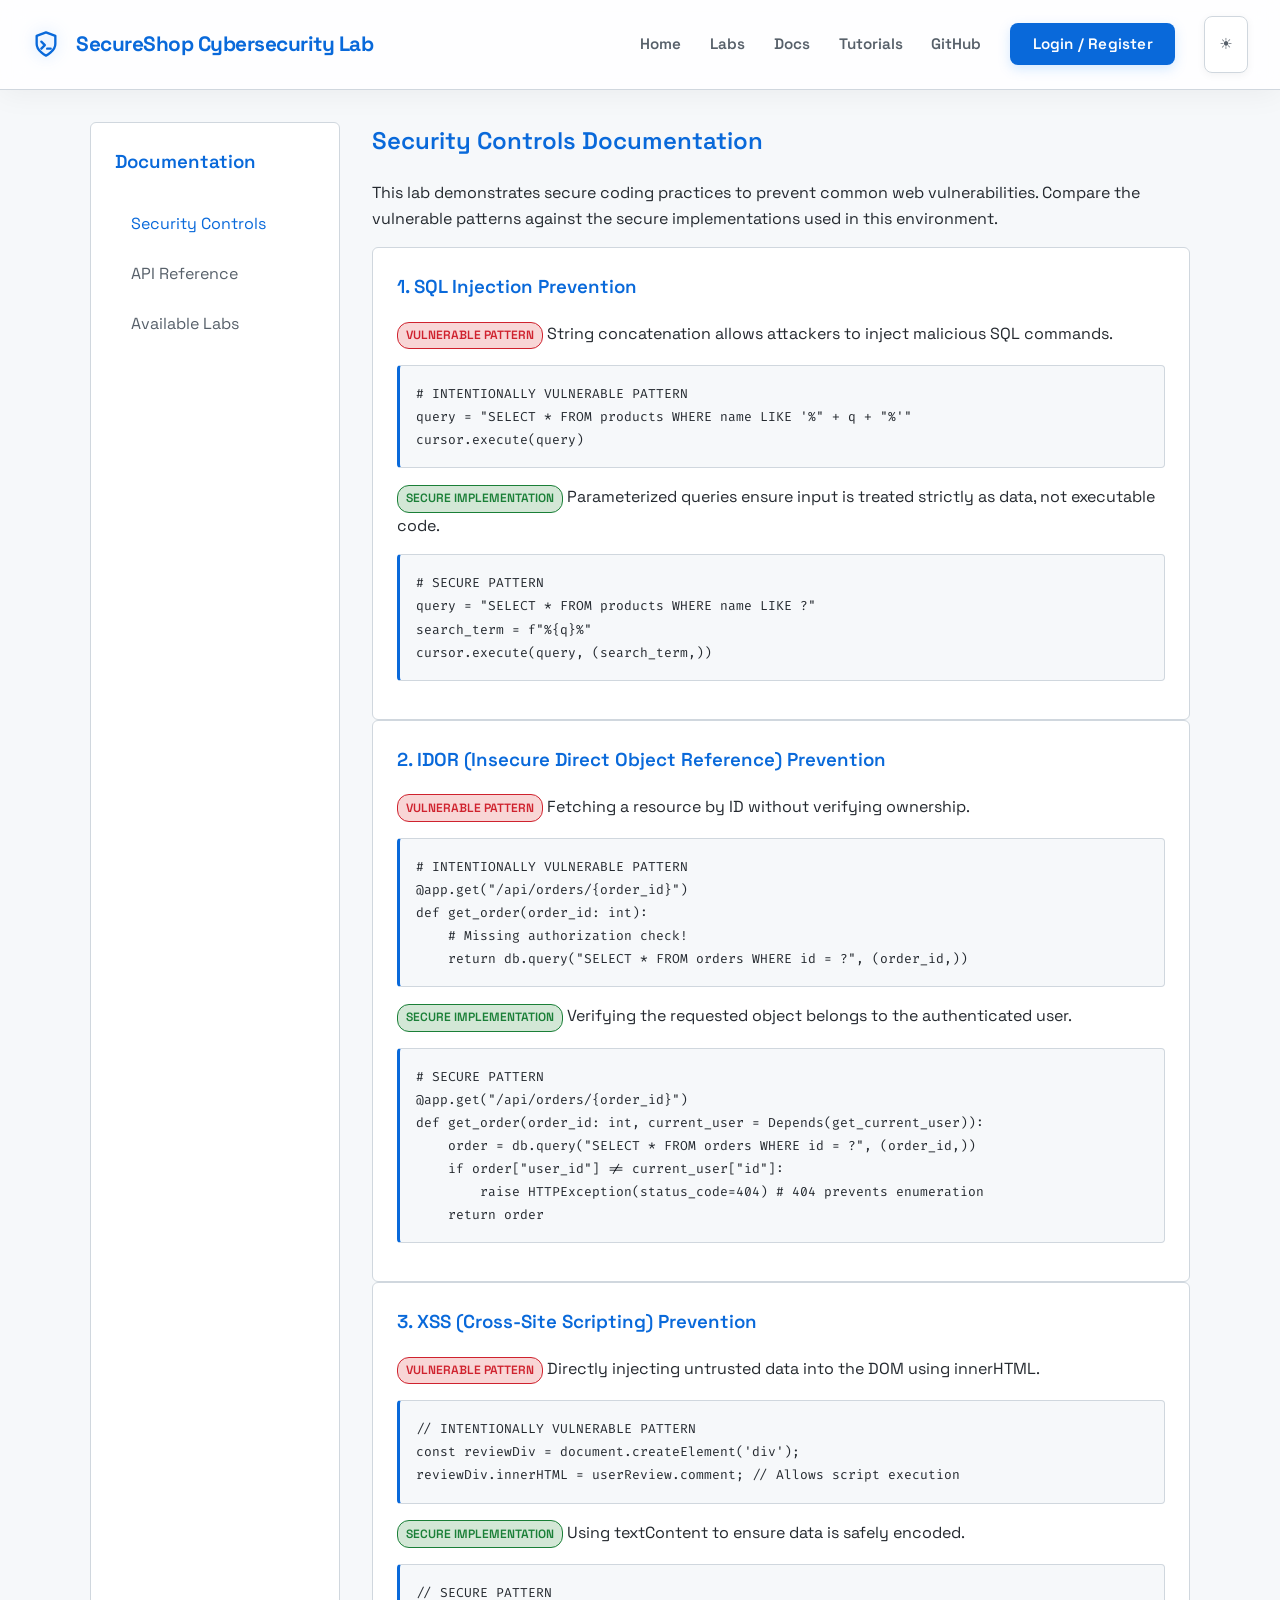
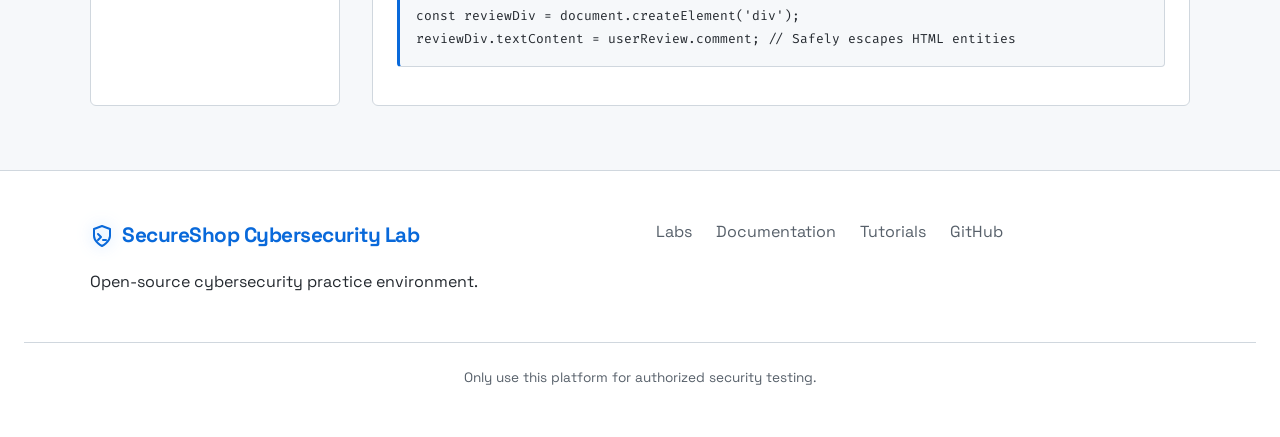
<file: frontend/security.html>
<!DOCTYPE html>
<html lang="en">
<head>
    <meta charset="UTF-8">
    <meta name="viewport" content="width=device-width, initial-scale=1.0">
    <title>SecureShop Lab - Security Controls</title>
    <link rel="stylesheet" href="app.css">
    <script src="app.js"></script>
</head>
<body>
    <header>
      <div class="logo">
        <svg width="28" height="28" viewBox="0 0 24 24" fill="none" stroke="currentColor" stroke-width="2" stroke-linecap="round" stroke-linejoin="round" class="logo-icon" style="margin-right: 8px;"><path d="M12 22s8-4 8-10V5l-8-3-8 3v7c0 6 8 10 8 10z"></path><polyline points="8 10 11 13 8 16"></polyline><line x1="13" y1="16" x2="16" y2="16"></line></svg> SecureShop Cybersecurity Lab
      </div>
      <nav id="main-nav"></nav>
    </header>

    <div class="container layout-sidebar">
        <div class="sidebar-nav card">
            <h3 class="mb-1">Documentation</h3>
            <a href="/security.html" class="active">Security Controls</a>
            <a href="/docs.html">API Reference</a>
            <a href="/labs.html">Available Labs</a>
        </div>

        <div>
            <h2>Security Controls Documentation</h2>
            <p class="text-muted mb-2">This lab demonstrates secure coding practices to prevent common web vulnerabilities. Compare the vulnerable patterns against the secure implementations used in this environment.</p>

            <div class="card mb-2">
                <h3>1. SQL Injection Prevention</h3>
                <p class="text-muted"><span class="badge badge-advanced">Vulnerable Pattern</span> String concatenation allows attackers to inject malicious SQL commands.</p>
                <pre><code class="terminal"># INTENTIONALLY VULNERABLE PATTERN
query = "SELECT * FROM products WHERE name LIKE '%" + q + "%'"
cursor.execute(query)</code></pre>
                
                <p class="text-muted mt-1"><span class="badge badge-beginner">Secure Implementation</span> Parameterized queries ensure input is treated strictly as data, not executable code.</p>
                <pre><code class="terminal"># SECURE PATTERN
query = "SELECT * FROM products WHERE name LIKE ?"
search_term = f"%{q}%"
cursor.execute(query, (search_term,))</code></pre>
            </div>

            <div class="card mb-2">
                <h3>2. IDOR (Insecure Direct Object Reference) Prevention</h3>
                <p class="text-muted"><span class="badge badge-advanced">Vulnerable Pattern</span> Fetching a resource by ID without verifying ownership.</p>
                <pre><code class="terminal"># INTENTIONALLY VULNERABLE PATTERN
@app.get("/api/orders/{order_id}")
def get_order(order_id: int):
    # Missing authorization check!
    return db.query("SELECT * FROM orders WHERE id = ?", (order_id,))</code></pre>
                
                <p class="text-muted mt-1"><span class="badge badge-beginner">Secure Implementation</span> Verifying the requested object belongs to the authenticated user.</p>
                <pre><code class="terminal"># SECURE PATTERN
@app.get("/api/orders/{order_id}")
def get_order(order_id: int, current_user = Depends(get_current_user)):
    order = db.query("SELECT * FROM orders WHERE id = ?", (order_id,))
    if order["user_id"] != current_user["id"]:
        raise HTTPException(status_code=404) # 404 prevents enumeration
    return order</code></pre>
            </div>

            <div class="card mb-2">
                <h3>3. XSS (Cross-Site Scripting) Prevention</h3>
                <p class="text-muted"><span class="badge badge-advanced">Vulnerable Pattern</span> Directly injecting untrusted data into the DOM using innerHTML.</p>
                <pre><code class="terminal">// INTENTIONALLY VULNERABLE PATTERN
const reviewDiv = document.createElement('div');
reviewDiv.innerHTML = userReview.comment; // Allows script execution</code></pre>
                
                <p class="text-muted mt-1"><span class="badge badge-beginner">Secure Implementation</span> Using textContent to ensure data is safely encoded.</p>
                <pre><code class="terminal">// SECURE PATTERN
const reviewDiv = document.createElement('div');
reviewDiv.textContent = userReview.comment; // Safely escapes HTML entities</code></pre>
            </div>
        </div>
    </div>
</body>
</html>
</file>
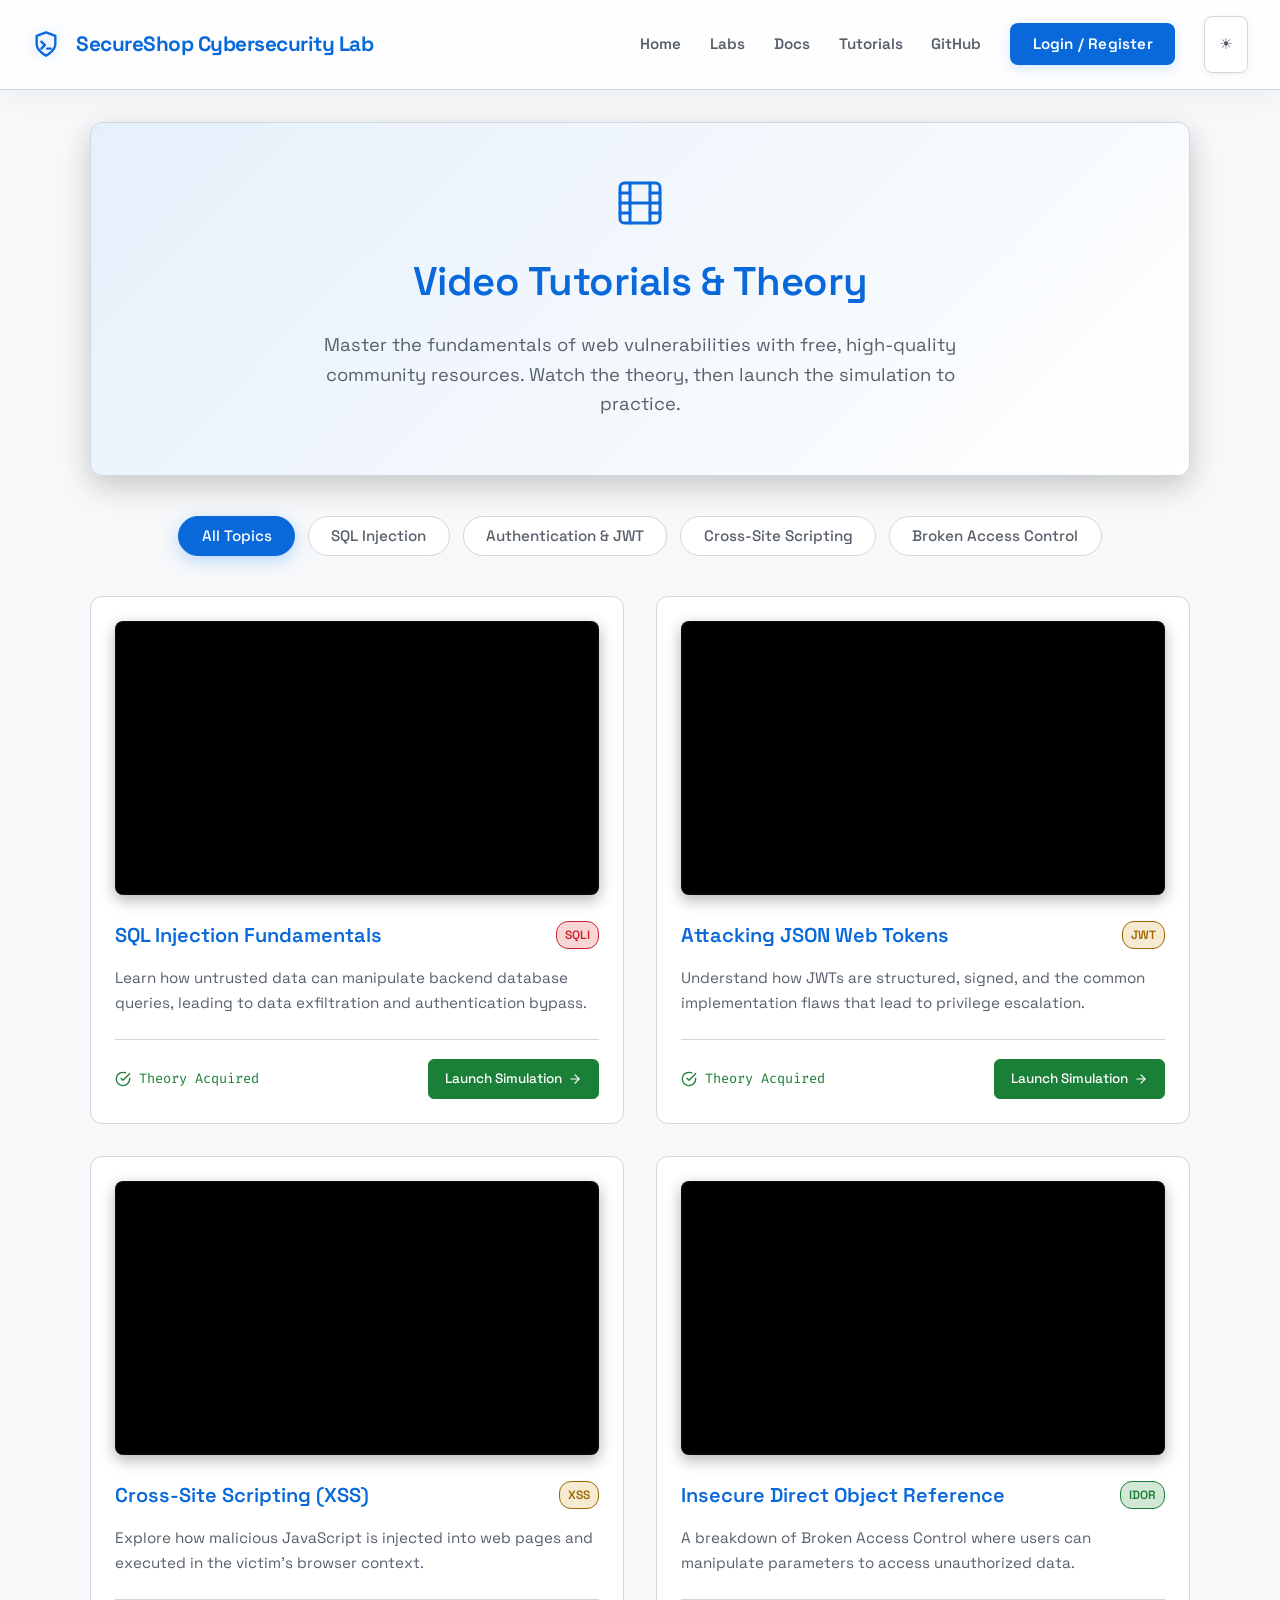
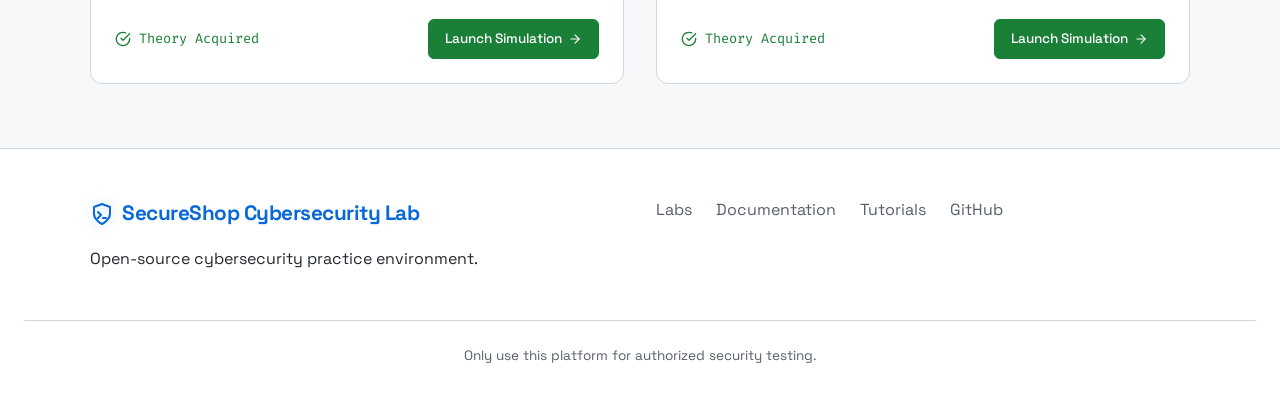
<file: frontend/videos.html>
<!DOCTYPE html>
<html lang="en">
  <head>
    <meta charset="UTF-8" />
    <meta name="viewport" content="width=device-width, initial-scale=1.0" />
    <title>SecureShop Lab - Video Tutorials</title>
    <link rel="stylesheet" href="app.css" />
    <script src="app.js"></script>
    <style>
      .hero-section {
        background: linear-gradient(135deg, rgba(88, 166, 255, 0.1) 0%, var(--bg-card) 100%);
        border: 1px solid var(--border-subtle);
        border-radius: 12px;
        padding: 3.5rem 2rem;
        text-align: center;
        margin-bottom: 2.5rem;
        box-shadow: 0 10px 30px rgba(0,0,0,0.2);
      }
      .hero-section h2 {
        font-size: 2.5rem;
        margin-bottom: 1rem;
        color: var(--text-heading);
        letter-spacing: -0.5px;
      }
      .hero-section p {
        font-size: 1.15rem;
        max-width: 650px;
        margin: 0 auto;
        color: var(--text-muted);
        line-height: 1.6;
      }
      
      .filter-bar {
        display: flex;
        gap: 0.8rem;
        margin-bottom: 2.5rem;
        flex-wrap: wrap;
        justify-content: center;
      }
      .filter-btn {
        border-radius: 30px !important;
        padding: 0.6rem 1.4rem !important;
        border: 1px solid var(--border-subtle) !important;
        background: var(--bg-card) !important;
        color: var(--text-muted) !important;
        font-weight: 500 !important;
        font-size: 0.95rem;
        transition: all 0.3s ease !important;
      }
      .filter-btn:hover {
        background: rgba(88, 166, 255, 0.1) !important;
        color: var(--text-main) !important;
        border-color: rgba(88, 166, 255, 0.5) !important;
      }
      .filter-btn.active {
        background: var(--accent-blue) !important;
        color: #fff !important;
        border-color: var(--accent-blue) !important;
        box-shadow: 0 4px 15px rgba(88, 166, 255, 0.4) !important;
      }
      
      .video-card {
        background: var(--bg-card);
        border: 1px solid var(--border-subtle);
        border-radius: 12px;
        padding: 1.5rem;
        transition: transform 0.3s cubic-bezier(0.175, 0.885, 0.32, 1.275), box-shadow 0.3s ease;
      }
      .video-card:hover {
        transform: translateY(-6px);
        box-shadow: 0 20px 40px rgba(0,0,0,0.3);
        border-color: rgba(88, 166, 255, 0.4);
      }
      .video-container {
        position: relative;
        padding-bottom: 56.25%; /* 16:9 Aspect Ratio */
        height: 0;
        overflow: hidden;
        border-radius: 8px;
        margin-bottom: 1.5rem;
        background: #000;
        border: 1px solid rgba(255,255,255,0.05);
        box-shadow: 0 5px 15px rgba(0,0,0,0.3);
      }
      .video-container iframe {
        position: absolute;
        top: 0;
        left: 0;
        width: 100%;
        height: 100%;
      }
      .video-title-row {
        display: flex;
        justify-content: space-between;
        align-items: center;
        margin-bottom: 0.8rem;
      }
      .video-title {
        font-size: 1.25rem;
        margin: 0;
        color: var(--text-heading);
      }
      .video-desc {
        color: var(--text-muted);
        font-size: 0.95rem;
        line-height: 1.6;
        margin-bottom: 1.5rem;
      }
      .video-footer {
        display: flex;
        justify-content: space-between;
        align-items: center;
        border-top: 1px solid var(--border-subtle);
        padding-top: 1.2rem;
      }
      .theory-status {
        font-size: 0.85rem;
        color: var(--accent-green);
        display: flex;
        align-items: center;
        gap: 0.5rem;
        font-family: var(--font-mono);
      }
    </style>
  </head>
  <body>
    <header>
      <div class="logo">
        <svg width="28" height="28" viewBox="0 0 24 24" fill="none" stroke="currentColor" stroke-width="2" stroke-linecap="round" stroke-linejoin="round" class="logo-icon" style="margin-right: 8px;"><path d="M12 22s8-4 8-10V5l-8-3-8 3v7c0 6 8 10 8 10z"></path><polyline points="8 10 11 13 8 16"></polyline><line x1="13" y1="16" x2="16" y2="16"></line></svg> SecureShop Cybersecurity Lab
      </div>
      <nav id="main-nav"></nav>
    </header>

    <div class="container mt-2 pt-2">
        <!-- Hero Section -->
        <div class="hero-section">
            <svg width="48" height="48" viewBox="0 0 24 24" fill="none" stroke="currentColor" stroke-width="1.5" stroke-linecap="round" stroke-linejoin="round" style="color: var(--accent-blue); margin-bottom: 1rem;"><rect x="2" y="2" width="20" height="20" rx="2.18" ry="2.18"></rect><line x1="7" y1="2" x2="7" y2="22"></line><line x1="17" y1="2" x2="17" y2="22"></line><line x1="2" y1="12" x2="22" y2="12"></line><line x1="2" y1="7" x2="7" y2="7"></line><line x1="2" y1="17" x2="7" y2="17"></line><line x1="17" y1="17" x2="22" y2="17"></line><line x1="17" y1="7" x2="22" y2="7"></line></svg>
            <h2>Video Tutorials & Theory</h2>
            <p>Master the fundamentals of web vulnerabilities with free, high-quality community resources. Watch the theory, then launch the simulation to practice.</p>
        </div>

        <!-- Filters -->
        <div class="filter-bar">
            <button class="btn btn-outline filter-btn active" data-filter="all">All Topics</button>
            <button class="btn btn-outline filter-btn" data-filter="sqli">SQL Injection</button>
            <button class="btn btn-outline filter-btn" data-filter="auth">Authentication & JWT</button>
            <button class="btn btn-outline filter-btn" data-filter="xss">Cross-Site Scripting</button>
            <button class="btn btn-outline filter-btn" data-filter="idor">Broken Access Control</button>
        </div>

        <!-- Video Grid -->
        <div class="grid grid-cols-2 gap-2" id="video-grid">
            
            <!-- Video 1 -->
            <div class="video-card" data-category="sqli">
                <div class="video-container">
                    <iframe src="https://www.youtube.com/embed/2OPVViV-GQk" title="SQL Injection Video" frameborder="0" allow="accelerometer; autoplay; clipboard-write; encrypted-media; gyroscope; picture-in-picture" allowfullscreen></iframe>
                </div>
                <div class="video-title-row">
                    <h3 class="video-title">SQL Injection Fundamentals</h3>
                    <span class="badge badge-advanced">SQLi</span>
                </div>
                <p class="video-desc">Learn how untrusted data can manipulate backend database queries, leading to data exfiltration and authentication bypass.</p>
                <div class="video-footer">
                    <span class="theory-status">
                        <svg width="16" height="16" viewBox="0 0 24 24" fill="none" stroke="currentColor" stroke-width="2" stroke-linecap="round" stroke-linejoin="round"><path d="M22 11.08V12a10 10 0 1 1-5.93-9.14"></path><polyline points="22 4 12 14.01 9 11.01"></polyline></svg>
                        Theory Acquired
                    </span>
                    <a href="/labs.html" class="btn btn-primary" style="font-size: 0.85rem; padding: 0.5rem 1rem; border-radius: 6px; display: flex; align-items: center; gap: 0.4rem;">
                        Launch Simulation
                        <svg width="14" height="14" viewBox="0 0 24 24" fill="none" stroke="currentColor" stroke-width="2" stroke-linecap="round" stroke-linejoin="round"><line x1="5" y1="12" x2="19" y2="12"></line><polyline points="12 5 19 12 12 19"></polyline></svg>
                    </a>
                </div>
            </div>

            <!-- Video 2 -->
            <div class="video-card" data-category="auth">
                <div class="video-container">
                    <iframe src="https://www.youtube.com/embed/GIq3naOLrTg" title="JWT Security Video" frameborder="0" allow="accelerometer; autoplay; clipboard-write; encrypted-media; gyroscope; picture-in-picture" allowfullscreen></iframe>
                </div>
                <div class="video-title-row">
                    <h3 class="video-title">Attacking JSON Web Tokens</h3>
                    <span class="badge badge-intermediate">JWT</span>
                </div>
                <p class="video-desc">Understand how JWTs are structured, signed, and the common implementation flaws that lead to privilege escalation.</p>
                <div class="video-footer">
                    <span class="theory-status">
                        <svg width="16" height="16" viewBox="0 0 24 24" fill="none" stroke="currentColor" stroke-width="2" stroke-linecap="round" stroke-linejoin="round"><path d="M22 11.08V12a10 10 0 1 1-5.93-9.14"></path><polyline points="22 4 12 14.01 9 11.01"></polyline></svg>
                        Theory Acquired
                    </span>
                    <a href="/labs.html" class="btn btn-primary" style="font-size: 0.85rem; padding: 0.5rem 1rem; border-radius: 6px; display: flex; align-items: center; gap: 0.4rem;">
                        Launch Simulation
                        <svg width="14" height="14" viewBox="0 0 24 24" fill="none" stroke="currentColor" stroke-width="2" stroke-linecap="round" stroke-linejoin="round"><line x1="5" y1="12" x2="19" y2="12"></line><polyline points="12 5 19 12 12 19"></polyline></svg>
                    </a>
                </div>
            </div>

            <!-- Video 3 -->
            <div class="video-card" data-category="xss">
                <div class="video-container">
                    <iframe src="https://www.youtube.com/embed/z4LhLJnmoZ0" title="XSS Video" frameborder="0" allow="accelerometer; autoplay; clipboard-write; encrypted-media; gyroscope; picture-in-picture" allowfullscreen></iframe>
                </div>
                <div class="video-title-row">
                    <h3 class="video-title">Cross-Site Scripting (XSS)</h3>
                    <span class="badge badge-intermediate">XSS</span>
                </div>
                <p class="video-desc">Explore how malicious JavaScript is injected into web pages and executed in the victim's browser context.</p>
                <div class="video-footer">
                    <span class="theory-status">
                        <svg width="16" height="16" viewBox="0 0 24 24" fill="none" stroke="currentColor" stroke-width="2" stroke-linecap="round" stroke-linejoin="round"><path d="M22 11.08V12a10 10 0 1 1-5.93-9.14"></path><polyline points="22 4 12 14.01 9 11.01"></polyline></svg>
                        Theory Acquired
                    </span>
                    <a href="/labs.html" class="btn btn-primary" style="font-size: 0.85rem; padding: 0.5rem 1rem; border-radius: 6px; display: flex; align-items: center; gap: 0.4rem;">
                        Launch Simulation
                        <svg width="14" height="14" viewBox="0 0 24 24" fill="none" stroke="currentColor" stroke-width="2" stroke-linecap="round" stroke-linejoin="round"><line x1="5" y1="12" x2="19" y2="12"></line><polyline points="12 5 19 12 12 19"></polyline></svg>
                    </a>
                </div>
            </div>

            <!-- Video 4 -->
            <div class="video-card" data-category="idor">
                <div class="video-container">
                    <iframe src="https://www.youtube.com/embed/JopQ38v-LYQ" title="IDOR Video" frameborder="0" allow="accelerometer; autoplay; clipboard-write; encrypted-media; gyroscope; picture-in-picture" allowfullscreen></iframe>
                </div>
                <div class="video-title-row">
                    <h3 class="video-title">Insecure Direct Object Reference</h3>
                    <span class="badge badge-beginner">IDOR</span>
                </div>
                <p class="video-desc">A breakdown of Broken Access Control where users can manipulate parameters to access unauthorized data.</p>
                <div class="video-footer">
                    <span class="theory-status">
                        <svg width="16" height="16" viewBox="0 0 24 24" fill="none" stroke="currentColor" stroke-width="2" stroke-linecap="round" stroke-linejoin="round"><path d="M22 11.08V12a10 10 0 1 1-5.93-9.14"></path><polyline points="22 4 12 14.01 9 11.01"></polyline></svg>
                        Theory Acquired
                    </span>
                    <a href="/labs.html" class="btn btn-primary" style="font-size: 0.85rem; padding: 0.5rem 1rem; border-radius: 6px; display: flex; align-items: center; gap: 0.4rem;">
                        Launch Simulation
                        <svg width="14" height="14" viewBox="0 0 24 24" fill="none" stroke="currentColor" stroke-width="2" stroke-linecap="round" stroke-linejoin="round"><line x1="5" y1="12" x2="19" y2="12"></line><polyline points="12 5 19 12 12 19"></polyline></svg>
                    </a>
                </div>
            </div>

        </div>
    </div>

    <script>
      document.addEventListener("DOMContentLoaded", () => {
          const filterBtns = document.querySelectorAll('.filter-btn');
          const videoCards = document.querySelectorAll('.video-card');

          filterBtns.forEach(btn => {
              btn.addEventListener('click', () => {
                  // Remove active class from all buttons
                  filterBtns.forEach(b => b.classList.remove('active'));
                  // Add active class to clicked button
                  btn.classList.add('active');

                  const filterValue = btn.getAttribute('data-filter');

                  // Filter the videos
                  videoCards.forEach(card => {
                      if (filterValue === 'all' || card.getAttribute('data-category') === filterValue) {
                          card.style.display = 'block';
                      } else {
                          card.style.display = 'none';
                      }
                  });
              });
          });

          // Check if user is viewing via file:// protocol
          if (window.location.protocol === 'file:') {
              document.querySelectorAll('.video-container').forEach(container => {
                  container.innerHTML = `
                      <div style="position: absolute; top: 0; left: 0; width: 100%; height: 100%; display: flex; flex-direction: column; align-items: center; justify-content: center; background: #000; color: #ff5555; text-align: center; padding: 2rem;">
                          <h3 style="margin-bottom: 0.5rem;">⚠️ Local Origin Blocked</h3>
                          <p style="font-size: 0.9rem; color: #c9d1d9;">YouTube restricts video embedding on <code>file://</code> origins for security reasons.</p>
                          <p style="font-size: 0.9rem; color: #c9d1d9; margin-top: 0.5rem;">To view these videos, you must run a local development server (e.g., <code>python -m http.server 8000</code> or VS Code Live Server).</p>
                      </div>
                  `;
              });
          }
      });
    </script>
  </body>
</html>
</file>
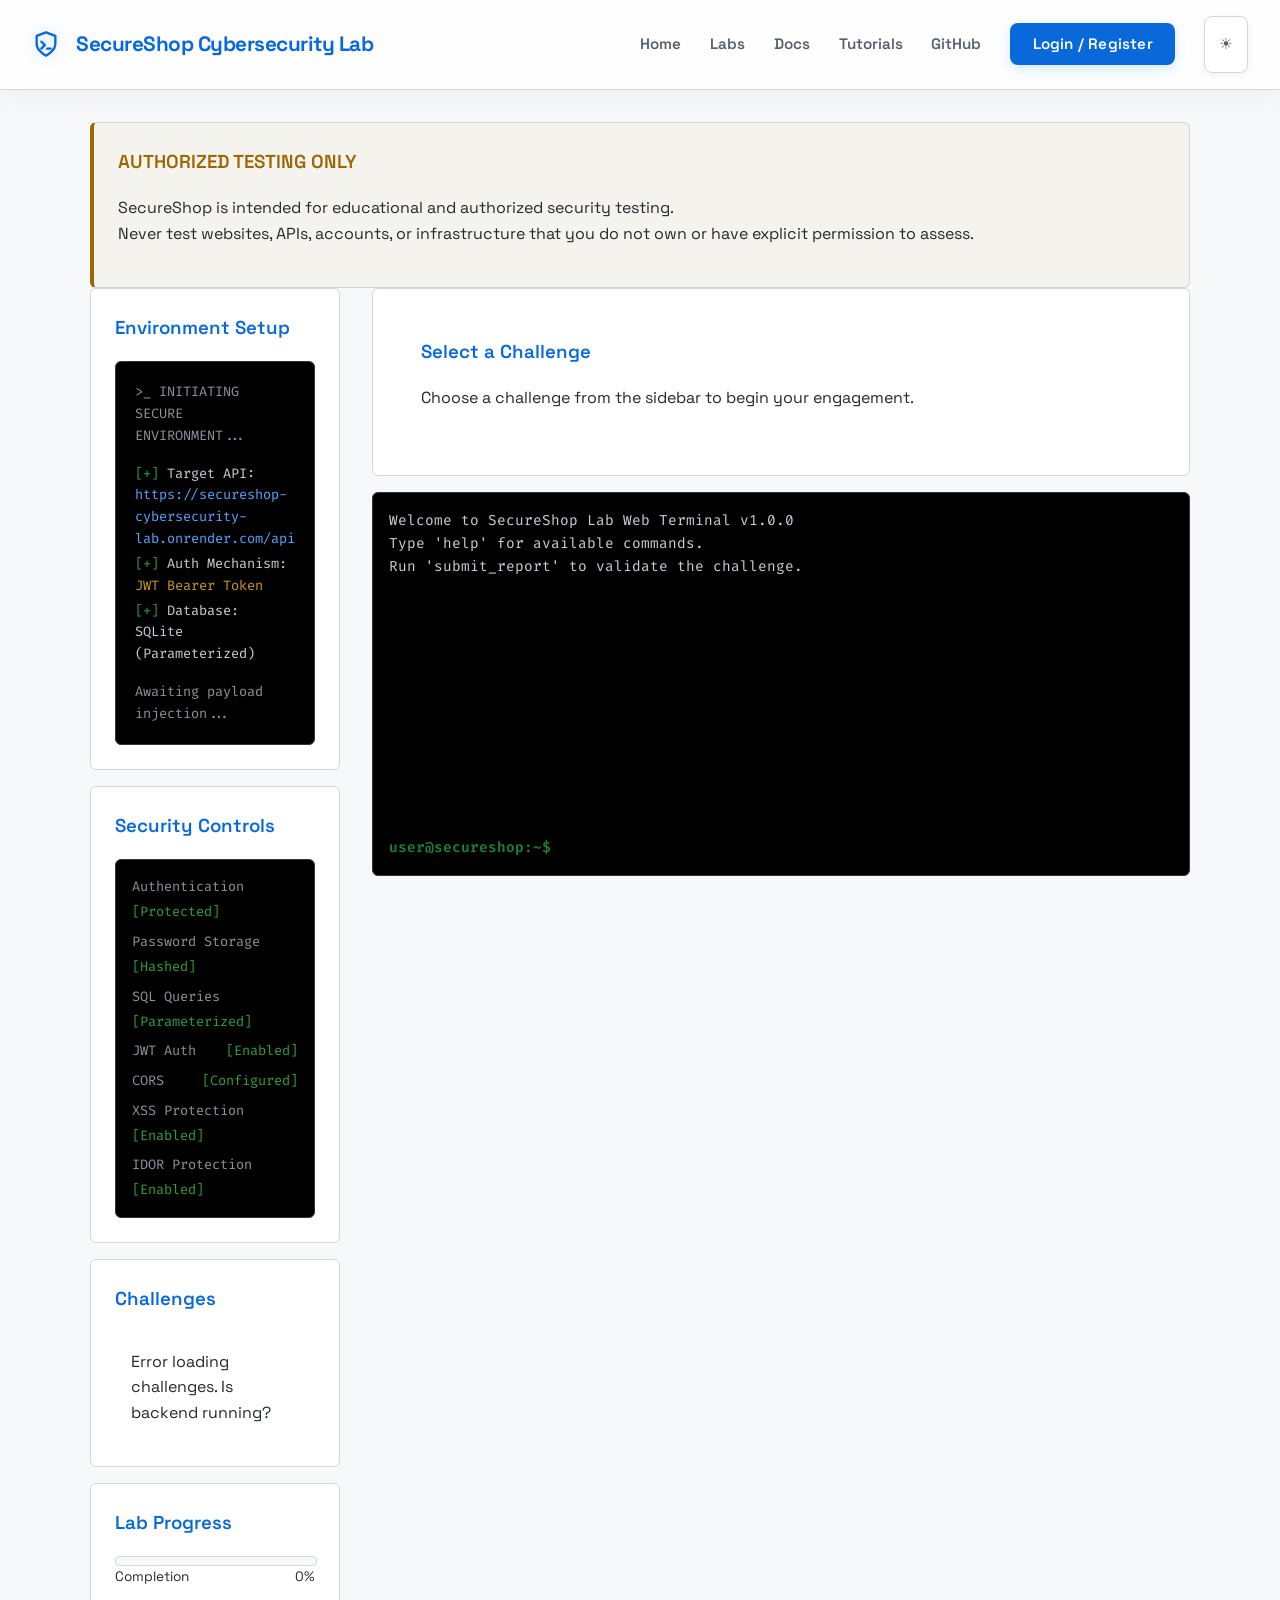
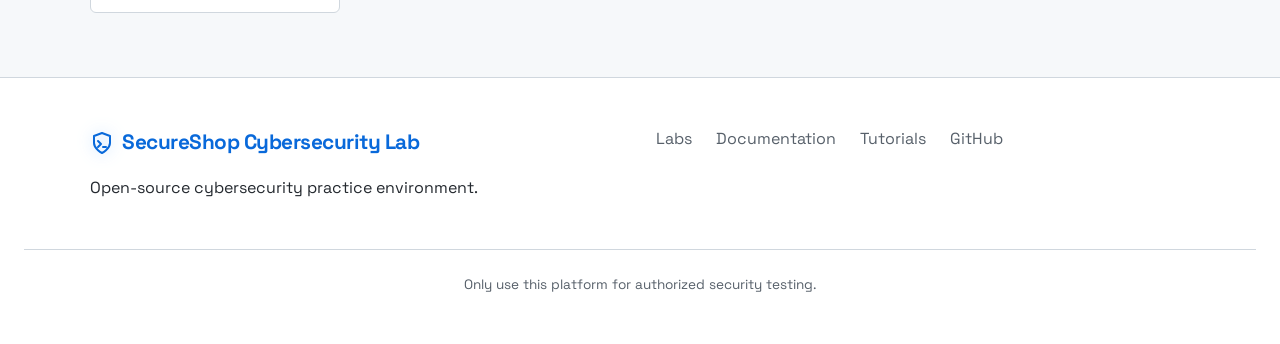
<file: frontend/workspace.html>
<!DOCTYPE html>
<html lang="en">
<head>
    <meta charset="UTF-8">
    <meta name="viewport" content="width=device-width, initial-scale=1.0">
    <title>SecureShop Lab - Workspace</title>
    <link rel="stylesheet" href="app.css">
    <script src="app.js"></script>
</head>
<body>
    <header>
      <div class="logo">
        <svg width="28" height="28" viewBox="0 0 24 24" fill="none" stroke="currentColor" stroke-width="2" stroke-linecap="round" stroke-linejoin="round" class="logo-icon" style="margin-right: 8px;"><path d="M12 22s8-4 8-10V5l-8-3-8 3v7c0 6 8 10 8 10z"></path><polyline points="8 10 11 13 8 16"></polyline><line x1="13" y1="16" x2="16" y2="16"></line></svg> SecureShop Cybersecurity Lab
      </div>
      <nav id="main-nav"></nav>
    </header>

    <div class="container">
        
        <div class="card mb-2" style="border-left: 4px solid var(--accent-orange); background: rgba(210, 153, 34, 0.05);">
            <h3 class="mb-1" style="color: var(--accent-orange);">AUTHORIZED TESTING ONLY</h3>
            <p class="text-muted">SecureShop is intended for educational and authorized security testing.<br>Never test websites, APIs, accounts, or infrastructure that you do not own or have explicit permission to assess.</p>
        </div>

        <div class="layout-sidebar">
            
            <div class="flex-col gap-1">
                <div class="card">
                    <h3 class="mb-1">Environment Setup</h3>
                    <div class="terminal" style="font-size: 0.85rem; background: #000000; color: #c9d1d9; border: 1px solid #30363d; border-radius: 6px; padding: 1.2rem;">
                        <div style="color: #8b949e; margin-bottom: 1rem;">>_ INITIATING SECURE ENVIRONMENT...</div>
                        <div style="margin-bottom: 0.2rem;"><span style="color: #2ea043;">[+]</span> Target API: <span id="api-display" style="color: #58a6ff;"></span></div>
                        <div style="margin-bottom: 0.2rem;"><span style="color: #2ea043;">[+]</span> Auth Mechanism: <span style="color: #d29922;">JWT Bearer Token</span></div>
                        <div style="margin-bottom: 1rem;"><span style="color: #2ea043;">[+]</span> Database: SQLite (Parameterized)</div>
                        <div style="color: #8b949e;">Awaiting payload injection...</div>
                    </div>
                </div>

                <div class="card">
                    <h3 class="mb-1">Security Controls</h3>
                    <div class="terminal" style="font-size: 0.85rem; line-height: 1.6; background: #000000; color: #c9d1d9; border: 1px solid #30363d; border-radius: 6px; padding: 1rem;">
                        <div class="flex justify-between" style="flex-wrap: wrap; gap: 0.2rem; margin-bottom: 0.5rem;"><span style="color: #8b949e;">Authentication</span> <span style="color: #2ea043;">[Protected]</span></div>
                        <div class="flex justify-between" style="flex-wrap: wrap; gap: 0.2rem; margin-bottom: 0.5rem;"><span style="color: #8b949e;">Password Storage</span> <span style="color: #2ea043;">[Hashed]</span></div>
                        <div class="flex justify-between" style="flex-wrap: wrap; gap: 0.2rem; margin-bottom: 0.5rem;"><span style="color: #8b949e;">SQL Queries</span> <span style="color: #2ea043;">[Parameterized]</span></div>
                        <div class="flex justify-between" style="flex-wrap: wrap; gap: 0.2rem; margin-bottom: 0.5rem;"><span style="color: #8b949e;">JWT Auth</span> <span style="color: #2ea043;">[Enabled]</span></div>
                        <div class="flex justify-between" style="flex-wrap: wrap; gap: 0.2rem; margin-bottom: 0.5rem;"><span style="color: #8b949e;">CORS</span> <span style="color: #2ea043;">[Configured]</span></div>
                        <div class="flex justify-between" style="flex-wrap: wrap; gap: 0.2rem; margin-bottom: 0.5rem;"><span style="color: #8b949e;">XSS Protection</span> <span style="color: #2ea043;">[Enabled]</span></div>
                        <div class="flex justify-between" style="flex-wrap: wrap; gap: 0.2rem;"><span style="color: #8b949e;">IDOR Protection</span> <span style="color: #2ea043;">[Enabled]</span></div>
                    </div>
                </div>

                <div class="card mb-1">
                    <h3 class="mb-1">Challenges</h3>
                    <div id="challenge-list" class="sidebar-nav">
                        <div class="text-muted" style="font-size:0.85rem;">Loading...</div>
                    </div>
                </div>

                <div class="card" id="progress-card">
                    <h3 class="mb-1">Lab Progress</h3>
                    <div class="progress-bar mb-1"><div class="progress-fill" id="lab-progress" style="width: 0%; transition: width 1s ease-in-out;"></div></div>
                    <div class="flex justify-between items-center text-muted" style="font-size: 0.85rem;">
                        <span>Completion</span>
                        <span id="lab-percent">0%</span>
                    </div>
                </div>
            </div>

            <div>
                <div id="dynamic-challenge-container">
                    <div class="card text-center text-muted" style="padding: 3rem; margin-bottom: 1rem;">
                        <h3 style="color: var(--text-heading);">Select a Challenge</h3>
                        <p>Choose a challenge from the sidebar to begin your engagement.</p>
                    </div>
                </div>

                <div class="web-terminal mb-2" id="web-term" onclick="document.getElementById('term-in').focus()">
                    <div class="term-output" id="term-out">Welcome to SecureShop Lab Web Terminal v1.0.0
Type 'help' for available commands.
Run 'submit_report' to validate the challenge.
</div>
                    <div class="term-input-line">
                        <span class="term-prompt">user@secureshop:~$</span>
                        <input type="text" class="term-input" id="term-in" autocomplete="off" spellcheck="false" autofocus>
                    </div>
                </div>
            </div>
        </div>
    </div>
    <script>
        let allChallenges = [];
        let currentChallengeId = null;
        
        // Phase 3: Dynamic Lab Routing
        const params = new URLSearchParams(window.location.search);
        const currentLabId = params.get("lab") || "secureshop"; // Default

        function printTerm(text, className = '') {
            const out = document.getElementById('term-out');
            const span = document.createElement('span');
            if (className) span.className = className;
            span.textContent = text + '\n';
            out.appendChild(span);
            out.scrollTop = out.scrollHeight;
        }

        async function loadChallenges() {
            try {
                const headers = {};
                const token = getToken();
                if (token) headers['Authorization'] = `Bearer ${token}`;
                
                // Fetch lab details to update the header
                const labRes = await fetch(`${API_BASE}/labs`, { headers });
                if (labRes.ok) {
                    const allLabs = await labRes.json();
                    const currentLab = allLabs.find(l => l.id === currentLabId);
                    if (currentLab) {
                        document.title = `${currentLab.name} - SecureShop Lab`;
                    }
                }
                
                // Fetch challenges for this specific lab
                const res = await fetch(`${API_BASE}/challenges?lab_id=${currentLabId}`, { headers });
                if (!res.ok) {
                    if (res.status === 404) {
                        window.location.href = "/labs.html";
                        return;
                    }
                    throw new Error("Failed to load challenges");
                }
                
                allChallenges = await res.json();
                renderSidebar();
                updateProgress();
            } catch(e) {
                console.error(e);
                document.getElementById('challenge-list').innerHTML = `<div class="text-muted" style="padding: 1rem;">Error loading challenges. Is backend running?</div>`;
            }
        }


        function renderSidebar() {
            const listEl = document.getElementById('challenge-list');
            listEl.innerHTML = '';
            allChallenges.forEach(c => {
                const a = document.createElement('a');
                a.href = '#';
                a.style.display = 'flex';
                a.style.justifyContent = 'space-between';
                a.onclick = (e) => { e.preventDefault(); selectChallenge(c.id); };
                
                let icon = c.completed ? '<span style="color:var(--accent-green)">✓</span>' : '<span></span>';
                a.innerHTML = `<span>${c.title}</span> ${icon}`;
                
                if (c.id === currentChallengeId) a.classList.add('active');
                listEl.appendChild(a);
            });
        }

        function selectChallenge(id) {
            currentChallengeId = id;
            renderSidebar();
            
            const c = allChallenges.find(x => x.id === id);
            if(!c) return;

            let diffClass = c.difficulty === 'Beginner' ? 'badge-beginner' : (c.difficulty === 'Intermediate' ? 'badge-intermediate' : 'badge-advanced');
            let statusBadge = c.completed ? `<span class="badge status-green" style="border-color:var(--accent-green);color:var(--accent-green);">Completed</span>` : `<span class="badge" style="background:transparent; border-color:var(--text-muted); color:var(--text-muted);">Not Completed</span>`;

            let html = `
                <div class="challenge-card mb-2 ${c.completed ? 'challenge-completed' : ''}" id="challenge-card">
                    <div class="flex justify-between items-center mb-1">
                        <span class="terminal text-muted">CHALLENGE #${c.id.toString().padStart(2, '0')}</span>
                        ${statusBadge}
                    </div>
                    <h3 class="mb-1">${c.title} <span class="badge ${diffClass}" style="margin-left:0.5rem">${c.difficulty}</span></h3>
                    <p class="text-muted mb-1">${c.description}</p>
                    
                    <div class="flex gap-1 mt-1">
                        <button class="btn btn-outline" onclick="showHint()">View Hint</button>
                    </div>
                    
                    <div id="hint-box" class="mt-1" style="display: none; padding: 1rem; border-left: 3px solid var(--accent-orange); background: var(--bg-dark); font-size: 0.9rem;">
                        <strong style="color: var(--accent-orange);">Hint:</strong> ${c.hint}
                    </div>
                    
                    <div id="report-box" class="mt-1" style="display: ${c.completed ? 'block' : 'none'}; padding: 1.5rem; border: 1px solid var(--accent-green); border-radius: 6px; background: rgba(35, 134, 54, 0.05);">
                        <h3 style="color: var(--accent-green); margin-bottom: 0.5rem;">🎉 Challenge Completed!</h3>
                        <p class="text-muted mb-0" style="font-size: 0.9rem;">You have successfully validated this vulnerability.</p>
                        <p class="text-muted mt-1" style="font-size: 0.85rem;"><strong>Reward:</strong> ${c.xp} XP</p>
                    </div>
                </div>
            `;
            document.getElementById('dynamic-challenge-container').innerHTML = html;
        }

        function showHint() {
            const hintBox = document.getElementById('hint-box');
            if (hintBox) {
                hintBox.style.display = hintBox.style.display === 'none' ? 'block' : 'none';
            }
        }

        function updateProgress() {
            const total = allChallenges.length;
            if(total === 0) return;
            const comp = allChallenges.filter(c => c.completed).length;
            const pct = Math.round((comp / total) * 100);
            document.getElementById('lab-progress').style.width = pct + '%';
            document.getElementById('lab-percent').textContent = pct + '%';
        }

        async function submitFlag(flagStr) {
            if(!currentChallengeId) {
                printTerm('[-] Error: Select a challenge first.', 'term-err');
                return;
            }
            printTerm(`[*] Validating flag against backend...`);
            
            try {
                const headers = { 'Content-Type': 'application/json' };
                const token = getToken();
                if (token) headers['Authorization'] = `Bearer ${token}`;

                const res = await fetch(`${API_BASE}/challenges/submit`, {
                    method: 'POST',
                    headers: headers,
                    body: JSON.stringify({ 
                        lab_id: currentLabId, 
                        challenge_id: currentChallengeId, 
                        flag: flagStr 
                    })
                });
                
                const data = await res.json();
                if (res.ok && data.success) {
                    printTerm(`[+] ${data.message}`, 'term-success');
                    if(data.badge_awarded) {
                        printTerm(`[+] Badge Unlocked: ${data.badge_awarded}`, 'term-success');
                        showToast(`Awarded Badge: ${data.badge_awarded}`, "success");
                    }
                    
                    // Mark local state as completed and refresh
                    const c = allChallenges.find(x => x.id === currentChallengeId);
                    if(c) c.completed = true;
                    selectChallenge(currentChallengeId);
                    updateProgress();
                } else {
                    let errMsg = data.message || data.detail || 'Validation failed.';
                    if (typeof errMsg === 'object') errMsg = JSON.stringify(errMsg);
                    printTerm(`[-] ${errMsg}`, 'term-err');
                }
            } catch(e) {
                printTerm(`[-] Network error occurred while validating flag.`, 'term-err');
            }
        }

        async function handleCommand(cmdStr) {
            const args = cmdStr.trim().split(' ').filter(Boolean);
            if (args.length === 0) return;
            const cmd = args[0].toLowerCase();
            
            printTerm(`user@secureshop:~$ ${cmdStr}`, 'term-cmd');

            if (cmd === 'help') {
                printTerm('Available commands:');
                printTerm('  help                - Show this message');
                printTerm('  clear               - Clear the terminal');
                printTerm('  curl <url>          - Perform an HTTP GET request');
                printTerm('  sqlmap -u <url>     - Simulate SQL injection testing');
                printTerm('  submit_flag <flag>  - Submit a CTF flag (e.g., submit_flag flag{...})');
            } else if (cmd === 'clear') {
                document.getElementById('term-out').textContent = '';
            } else if (cmd === 'submit_flag') {
                if (args.length < 2) {
                    printTerm('[-] Usage: submit_flag flag{...}', 'term-err');
                    return;
                }
                await submitFlag(args[1]);
            } else if (cmd === 'curl') {
                if (args.length < 2) {
                    printTerm('curl: try \'curl --help\'', 'term-err');
                    return;
                }
                const url = args[1];
                printTerm(`[*] Fetching ${url}...`);
                try {
                    const headers = {};
                    const token = getToken();
                    if (token) headers['Authorization'] = `Bearer ${token}`;

                    let fetchUrl = url;
                    if (!url.startsWith('http')) {
                        // If they typed /api/products, strip the /api if API_BASE already has it, 
                        // or just use window.location.origin + url
                        fetchUrl = url.startsWith('/api') 
                            ? API_BASE + url.substring(4) 
                            : API_BASE + (url.startsWith('/') ? url : '/' + url);
                    }
                    const res = await fetch(fetchUrl, { headers });
                    
                    printTerm(`HTTP/1.1 ${res.status} ${res.statusText}`, 'term-success');
                    for (let [key, value] of res.headers.entries()) {
                        printTerm(`${key}: ${value}`);
                    }
                    printTerm('');

                    const data = await res.text();
                    printTerm(data.length > 500 ? data.substring(0, 500) + '... (truncated)' : data);
                } catch (e) {
                    printTerm(`curl: Could not resolve host or fetch: ${url}`, 'term-err');
                }
            } else if (cmd === 'sqlmap') {
                printTerm('        ___');
                printTerm('       __H__');
                printTerm(' ___ ___[\']_____ ___ ___  {1.5.2#stable}');
                printTerm('|_ -| . ["]     | .\'| . |');
                printTerm('|___|_  ["]_|_|_|__,|  _|');
                printTerm('      |_|V...       |_|   https://sqlmap.org');
                printTerm('[*] starting @ ' + new Date().toLocaleTimeString());
                setTimeout(() => printTerm('[-] Simulation only. Use curl for manual API testing and payload injection.'), 1000);
            } else if (cmd === 'submit_report') {
                printTerm('[-] Command deprecated. Please use: submit_flag <flag>', 'term-err');
            } else {
                printTerm(`bash: ${cmd}: command not found`, 'term-err');
            }
        }

        document.addEventListener('DOMContentLoaded', () => {
            const apiDisplay = document.getElementById('api-display');
            if (apiDisplay) apiDisplay.textContent = API_BASE;
            
            // Check auth status text if element exists
            const authEl = document.getElementById('auth-status');
            if (authEl && getToken()) {
                authEl.className = 'status status-green';
                authEl.textContent = 'Authenticated (JWT)';
            }
            
            loadChallenges();

            const termIn = document.getElementById('term-in');
            termIn.addEventListener('keydown', (e) => {
                if (e.key === 'Enter') {
                    const cmd = termIn.value;
                    termIn.value = '';
                    handleCommand(cmd);
                }
            });
        });
    </script>
</body>
</html>
</file>
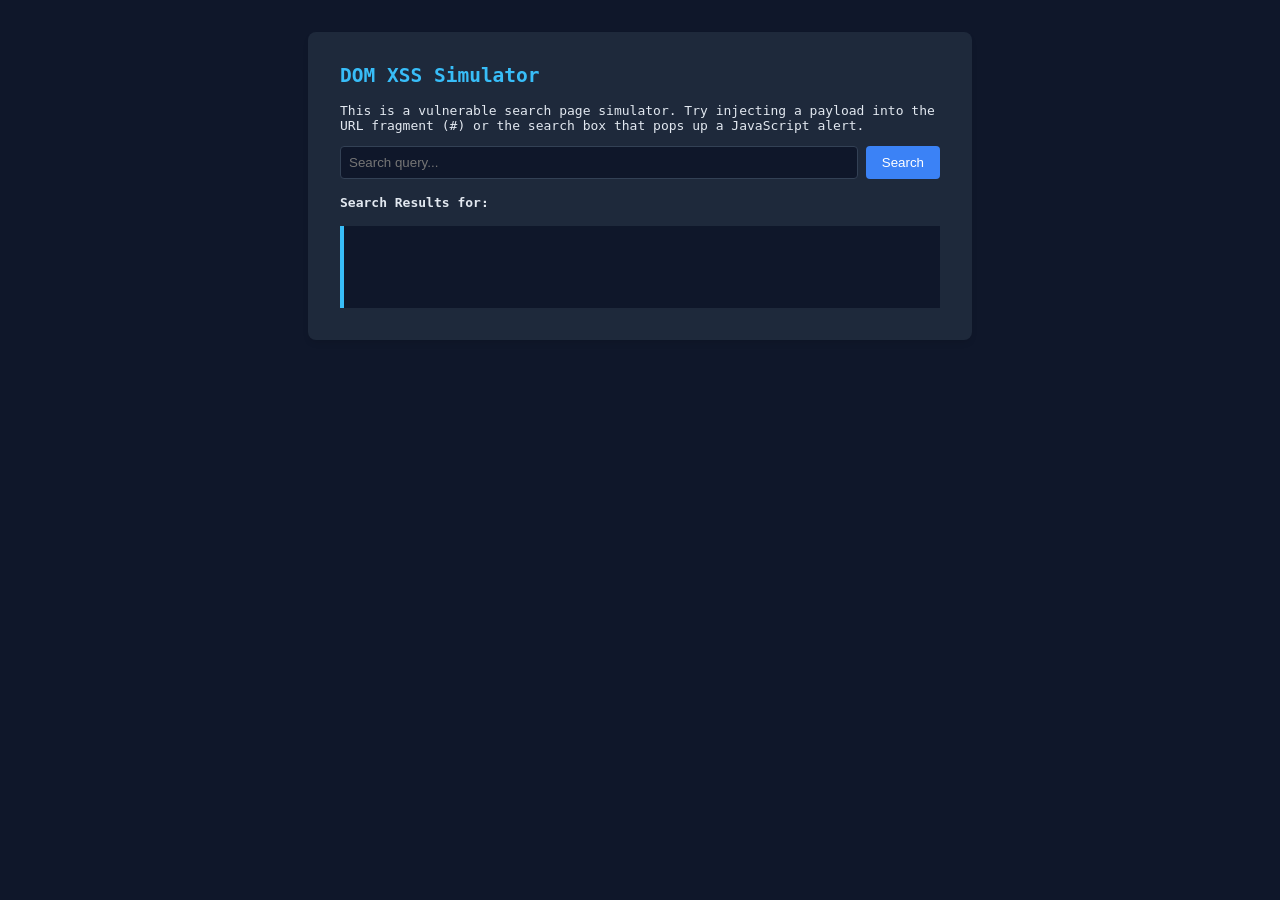
<file: frontend/xss_simulator.html>
<!DOCTYPE html>
<html lang="en">
<head>
    <meta charset="UTF-8">
    <meta name="viewport" content="width=device-width, initial-scale=1.0">
    <title>XSS DOM Simulator</title>
    <style>
        body {
            font-family: monospace;
            background-color: #0f172a;
            color: #e2e8f0;
            padding: 2rem;
            margin: 0;
            display: flex;
            flex-direction: column;
            align-items: center;
        }
        .container {
            background-color: #1e293b;
            padding: 2rem;
            border-radius: 8px;
            box-shadow: 0 4px 6px -1px rgba(0, 0, 0, 0.1);
            width: 80%;
            max-width: 600px;
        }
        h2 { margin-top: 0; color: #38bdf8; }
        .input-group { margin-bottom: 1rem; width: 100%; display: flex; gap: 0.5rem; }
        input[type="text"] {
            flex-grow: 1;
            padding: 0.5rem;
            background-color: #0f172a;
            border: 1px solid #334155;
            color: #e2e8f0;
            border-radius: 4px;
        }
        button {
            padding: 0.5rem 1rem;
            background-color: #3b82f6;
            color: white;
            border: none;
            border-radius: 4px;
            cursor: pointer;
        }
        button:hover { background-color: #2563eb; }
        .output-box {
            margin-top: 1rem;
            padding: 1rem;
            background-color: #0f172a;
            border-left: 4px solid #38bdf8;
            min-height: 50px;
            word-wrap: break-word;
        }
        .success-box {
            display: none;
            margin-top: 1rem;
            padding: 1rem;
            background-color: rgba(16, 185, 129, 0.2);
            border: 1px solid #10b981;
            color: #10b981;
            border-radius: 4px;
        }
    </style>
</head>
<body>
    <div class="container">
        <h2>DOM XSS Simulator</h2>
        <p>This is a vulnerable search page simulator. Try injecting a payload into the URL fragment (#) or the search box that pops up a JavaScript alert.</p>
        
        <div class="input-group">
            <input type="text" id="search-input" placeholder="Search query...">
            <button onclick="doSearch()">Search</button>
        </div>

        <div>
            <strong>Search Results for:</strong>
            <!-- VULNERABLE: innerHTML allows script execution -->
            <div id="search-results" class="output-box"></div>
        </div>

        <div id="flag-box" class="success-box">
            <strong>Payload Executed!</strong><br>
            Submit this flag in the terminal: <span style="font-family: monospace; font-size: 1.2rem; margin-top: 0.5rem; display: block;">flag{xss_dom_manipulation}</span>
        </div>
    </div>

    <script>
        // Hook window.alert to detect successful XSS
        const originalAlert = window.alert;
        window.alert = function(msg) {
            document.getElementById('flag-box').style.display = 'block';
            originalAlert.call(window, "XSS Executed! Message: " + msg);
        };

        function doSearch() {
            const val = document.getElementById('search-input').value;
            window.location.hash = val;
            processHash();
        }

        function processHash() {
            let query = decodeURIComponent(window.location.hash.substring(1));
            if (query) {
                // VULNERABLE SINK: innerHTML
                document.getElementById('search-results').innerHTML = query;
                
                // Note: Scripts injected via innerHTML don't automatically execute.
                // To trigger DOM XSS here, an img tag with an onerror handler is typically used.
                // e.g. <img src="x" onerror="alert(1)">
            }
        }

        // Run on page load and hash change
        window.addEventListener('hashchange', processHash);
        window.addEventListener('load', processHash);
    </script>
</body>
</html>
</file>
<file: frontend/app.css>
@import url('https://fonts.googleapis.com/css2?family=Space+Grotesk:wght@400;500;600;700&family=Fira+Code:wght@400;500&display=swap');

:root {
  /* Dark Color Palette (Default) */
  --bg-dark: #0f1115;
  --bg-panel: #161b22;
  --bg-card: #1c2128;
  --border-subtle: #30363d;
  --border-active: #8b949e;
  
  --text-main: #c9d1d9;
  --text-muted: #8b949e;
  --text-heading: #f0f6fc;
  
  --accent-blue: #58a6ff;
  --accent-blue-hover: #3182ce;
  --accent-green: #238636;
  --accent-green-hover: #2ea043;
  --accent-red: #da3633;
  --accent-orange: #d29922;

  --font-sans: 'Space Grotesk', system-ui, -apple-system, sans-serif;
  --font-mono: 'Fira Code', ui-monospace, SFMono-Regular, monospace;
}

:root[data-theme="light"] {
  /* Light Color Palette */
  --bg-dark: #f6f8fa;
  --bg-panel: #ffffff;
  --bg-card: #ffffff;
  --border-subtle: #d0d7de;
  --border-active: #8c959f;
  
  --text-main: #24292f;
  --text-muted: #57606a;
  --text-heading: #0969da;
  
  --accent-blue: #0969da;
  --accent-blue-hover: #0349b4;
  --accent-green: #1a7f37;
  --accent-green-hover: #115e26;
  --accent-red: #cf222e;
  --accent-orange: #9a6700;
}

body {
  font-family: var(--font-sans);
  background-color: var(--bg-dark);
  color: var(--text-main);
  margin: 0;
  padding: 0;
  line-height: 1.6;
}

h1, h2, h3, h4, h5, h6 {
  color: var(--text-heading);
  font-weight: 600;
  margin-top: 0;
}

a {
  color: var(--accent-blue);
  text-decoration: none;
  transition: color 0.2s;
}

a:hover {
  color: var(--accent-blue-hover);
}

/* Typography elements */
pre, code, .terminal {
  font-family: var(--font-mono);
  font-size: 0.9em;
}

pre {
  background-color: var(--bg-dark);
  border: 1px solid var(--border-subtle);
  border-left: 3px solid var(--accent-blue);
  padding: 1rem;
  border-radius: 4px;
  overflow-x: auto;
}

/* Layout */
.container {
  max-width: 1100px;
  margin: 2rem auto;
  padding: 0 1.5rem;
}

.flex { display: flex; }
.flex-col { display: flex; flex-direction: column; }
.gap-1 { gap: 1rem; }
.gap-2 { gap: 2rem; }
.items-center { align-items: center; }
.justify-between { justify-content: space-between; }
.grid { display: grid; }
.grid-cols-2 { grid-template-columns: repeat(2, 1fr); }
.grid-cols-3 { grid-template-columns: repeat(3, 1fr); }
.grid-cols-4 { grid-template-columns: repeat(4, 1fr); }
.mt-1 { margin-top: 1rem; }
.mt-2 { margin-top: 2rem; }

/* Navigation */
header {
  background-color: rgba(22, 27, 34, 0.85); /* Dark transparent */
  backdrop-filter: blur(12px);
  -webkit-backdrop-filter: blur(12px);
  border-bottom: 1px solid var(--border-subtle);
  padding: 1rem 2rem;
  display: flex;
  justify-content: space-between;
  align-items: center;
  position: sticky;
  top: 0;
  z-index: 100;
  box-shadow: 0 4px 30px rgba(0, 0, 0, 0.3);
  transition: background-color 0.3s ease;
}

[data-theme="light"] header {
  background-color: rgba(255, 255, 255, 0.85);
  box-shadow: 0 4px 30px rgba(0, 0, 0, 0.05);
}

.logo {
  font-family: var(--font-sans);
  font-size: 1.3rem;
  font-weight: 700;
  color: var(--text-heading);
  display: flex;
  align-items: center;
  gap: 0.5rem;
  letter-spacing: -0.5px;
}
.logo-icon {
  color: var(--accent-blue);
  filter: drop-shadow(0 0 8px rgba(88, 166, 255, 0.4));
}

nav#main-nav {
  display: flex;
  gap: 1.8rem;
  align-items: center;
}

nav#main-nav a {
  color: var(--text-muted);
  font-size: 0.95rem;
  font-weight: 600;
  text-decoration: none;
  position: relative;
  transition: color 0.3s ease;
  padding: 0.4rem 0;
}

nav#main-nav a:not(.btn-nav):not(.theme-toggle-btn)::after {
  content: '';
  position: absolute;
  width: 0;
  height: 2px;
  bottom: 0;
  left: 0;
  background-color: var(--accent-blue);
  transition: width 0.3s cubic-bezier(0.25, 0.8, 0.25, 1);
  border-radius: 2px;
}

nav#main-nav a:hover:not(.btn-nav):not(.theme-toggle-btn)::after,
nav#main-nav a.active:not(.btn-nav):not(.theme-toggle-btn)::after {
  width: 100%;
}

nav#main-nav a:hover:not(.btn-nav), nav#main-nav a.active:not(.btn-nav) {
  color: var(--text-heading);
}

.btn-nav {
  background: var(--accent-blue);
  color: #fff !important;
  border: none;
  padding: 0.55rem 1.4rem !important;
  border-radius: 8px;
  font-weight: 600 !important;
  transition: transform 0.2s ease, box-shadow 0.2s ease, background-color 0.2s ease;
  box-shadow: 0 4px 12px rgba(88, 166, 255, 0.25);
  letter-spacing: 0.2px;
}
.btn-nav:hover {
  background-color: var(--accent-blue-hover);
  transform: translateY(-2px);
  box-shadow: 0 6px 16px rgba(88, 166, 255, 0.4);
}

/* Theme Toggle Button */
.theme-toggle-btn {
  position: relative;
  display: inline-flex;
  align-items: center;
  justify-content: center;
  width: 42px;
  height: 42px;
  border-radius: 8px;
  border: 1px solid var(--border-subtle);
  background: var(--bg-card);
  color: var(--text-heading);
  font-size: 1.2rem;
  cursor: pointer;
  transition: all 0.3s cubic-bezier(0.175, 0.885, 0.32, 1.275);
  text-decoration: none !important;
  box-shadow: 0 2px 8px rgba(0,0,0,0.1);
}
.theme-toggle-btn:hover {
  transform: translateY(-2px);
  border-color: var(--accent-blue);
  box-shadow: 0 4px 12px rgba(88, 166, 255, 0.2);
}
.theme-toggle-btn:active {
  transform: translateY(1px);
}

.theme-toggle-icon {
  display: inline-block;
  transition: transform 0.6s cubic-bezier(0.68, -0.55, 0.265, 1.55);
}
.theme-toggle-icon::before {
  content: '🌙';
}

[data-theme="light"] .theme-toggle-btn {
  background: #ffffff;
  box-shadow: 0 2px 8px rgba(0,0,0,0.05);
}
[data-theme="light"] .theme-toggle-btn:hover {
  box-shadow: 0 4px 12px rgba(0,0,0,0.08);
  border-color: var(--accent-blue);
}
[data-theme="light"] .theme-toggle-icon::before {
  content: '☀️';
}
[data-theme="light"] .theme-toggle-icon {
  transform: rotate(360deg);
}

/* Registration Banner */
.reg-banner {
  background: linear-gradient(135deg, rgba(88, 166, 255, 0.1) 0%, var(--bg-card) 100%);
  border: 1px solid var(--border-subtle);
  border-left: 4px solid var(--accent-blue);
  border-radius: 8px;
  padding: 2rem;
  box-shadow: 0 10px 30px rgba(0,0,0,0.1);
  transition: transform 0.3s ease, box-shadow 0.3s ease;
}
.reg-banner:hover {
  transform: translateY(-5px);
  box-shadow: 0 15px 35px rgba(88, 166, 255, 0.2);
  border-color: rgba(88, 166, 255, 0.3);
}
[data-theme="light"] .reg-banner {
  box-shadow: 0 10px 30px rgba(0,0,0,0.05);
}
[data-theme="light"] .reg-banner:hover {
  box-shadow: 0 15px 35px rgba(88, 166, 255, 0.15);
}

/* 3D Search Bar / Input UI */
.input-3d {
  background: var(--bg-dark) !important;
  border: 1px solid var(--border-subtle) !important;
  border-radius: 8px !important;
  padding: 0.8rem 1.2rem;
  font-family: var(--font-sans) !important;
  color: var(--text-main) !important;
  box-shadow: 
    inset 3px 3px 6px rgba(0,0,0,0.4),
    inset -3px -3px 6px rgba(255,255,255,0.03) !important;
  transition: all 0.3s ease !important;
  width: 100%;
}
.input-3d:focus {
  outline: none;
  box-shadow: 
    inset 1px 1px 3px rgba(0,0,0,0.5),
    inset -1px -1px 3px rgba(255,255,255,0.02),
    0 0 12px rgba(88, 166, 255, 0.2) !important;
  border-color: var(--accent-blue) !important;
}

[data-theme="light"] .input-3d {
  box-shadow: 
    inset 4px 4px 8px #d1d5da,
    inset -4px -4px 8px #ffffff !important;
}
[data-theme="light"] .input-3d:focus {
  box-shadow: 
    inset 2px 2px 4px #c2c6cb,
    inset -2px -2px 4px #ffffff,
    0 0 12px rgba(9, 105, 218, 0.2) !important;
}

/* Cards */
.card, .product-card {
  background-color: var(--bg-panel);
  border: 1px solid var(--border-subtle);
  border-radius: 6px;
  padding: 1.5rem;
  transition: border-color 0.2s, box-shadow 0.2s;
}
.card:hover, .product-card:hover {
  border-color: var(--border-active);
}

/* Forms */
.form-group {
  margin-bottom: 1rem;
}
.form-group label {
  display: block;
  margin-bottom: 0.4rem;
  font-weight: 500;
  font-size: 0.9rem;
}
.form-group input, .form-group select {
  width: 100%;
  padding: 0.6rem;
  background-color: var(--bg-dark);
  border: 1px solid var(--border-subtle);
  border-radius: 4px;
  color: var(--text-main);
  font-family: var(--font-sans);
  box-sizing: border-box;
}
.form-group input:focus {
  outline: none;
  border-color: var(--accent-blue);
  box-shadow: 0 0 0 1px var(--accent-blue);
}

/* Buttons */
button, .btn {
  background-color: var(--bg-card);
  color: var(--text-heading);
  border: 1px solid var(--border-subtle);
  padding: 0.5rem 1rem;
  border-radius: 4px;
  font-weight: 500;
  cursor: pointer;
  font-family: var(--font-sans);
  transition: all 0.2s;
}
button:hover, .btn:hover {
  background-color: var(--border-subtle);
}
.btn-primary {
  background-color: var(--accent-green);
  border-color: var(--accent-green);
  color: white;
}
.btn-primary:hover {
  background-color: var(--accent-green-hover);
  color: white;
}
.btn-outline {
  background: transparent;
  border: 1px solid var(--accent-blue);
  color: var(--accent-blue);
}
.btn-outline:hover {
  background: var(--accent-blue);
  color: white;
}
.btn-hover-green:hover {
  background-color: var(--accent-green) !important;
  border-color: var(--accent-green) !important;
  color: #ffffff !important;
}

/* Badges */
.badge {
  display: inline-block;
  padding: 0.2rem 0.5rem;
  border-radius: 12px;
  font-size: 0.75rem;
  font-weight: 600;
  text-transform: uppercase;
}
.badge-beginner { background: rgba(35, 134, 54, 0.2); color: var(--accent-green); border: 1px solid var(--accent-green); }
.badge-intermediate { background: rgba(210, 153, 34, 0.2); color: var(--accent-orange); border: 1px solid var(--accent-orange); }
.badge-advanced { background: rgba(218, 54, 51, 0.2); color: var(--accent-red); border: 1px solid var(--accent-red); }
.badge-info { background: rgba(88, 166, 255, 0.2); color: var(--accent-blue); border: 1px solid var(--accent-blue); }

/* Status Indicators */
.status {
  display: inline-flex;
  align-items: center;
  gap: 0.4rem;
  font-size: 0.85rem;
  font-family: var(--font-mono);
}
.status::before {
  content: '';
  display: block;
  width: 8px;
  height: 8px;
  border-radius: 50%;
}
.status-green::before { background-color: var(--accent-green); box-shadow: 0 0 5px var(--accent-green); }
.status-red::before { background-color: var(--accent-red); box-shadow: 0 0 5px var(--accent-red); }
.status-yellow::before { background-color: var(--accent-orange); box-shadow: 0 0 5px var(--accent-orange); }

/* Progress */
.progress-bar {
  width: 100%;
  height: 8px;
  background-color: var(--bg-dark);
  border-radius: 4px;
  overflow: hidden;
  border: 1px solid var(--border-subtle);
}
.progress-fill {
  height: 100%;
  background-color: var(--accent-blue);
}

/* Feedback */
.error { color: var(--accent-red); margin-bottom: 1rem; font-size: 0.9rem; }
.success { color: var(--accent-green); margin-bottom: 1rem; font-size: 0.9rem; }

/* Hero Section */
.hero {
  padding: 4rem 0;
  text-align: center;
}
.hero h1 {
  font-size: 3rem;
  letter-spacing: -1px;
  margin-bottom: 1rem;
}
.hero p {
  font-size: 1.2rem;
  color: var(--text-muted);
  max-width: 600px;
  margin: 0 auto 2rem;
}

/* Sidebar Layout */
.layout-sidebar {
  display: grid;
  grid-template-columns: 250px 1fr;
  gap: 2rem;
}
.sidebar-nav {
  display: flex;
  flex-direction: column;
  gap: 0.5rem;
}
.sidebar-nav a {
  padding: 0.5rem 1rem;
  border-radius: 4px;
  color: var(--text-muted);
}
.sidebar-nav a:hover, .sidebar-nav a.active {
  background-color: var(--bg-card);
  color: var(--text-heading);
  text-decoration: none;
}

/* Responsive layout removed here and consolidated below */
/* Platform Specific UI */

/* Footer */
footer {
  background-color: var(--bg-panel);
  border-top: 1px solid var(--border-subtle);
  padding: 3rem 1.5rem;
  margin-top: 4rem;
}
.footer-grid {
  display: grid;
  grid-template-columns: 1fr 1fr;
  gap: 2rem;
  max-width: 1100px;
  margin: 0 auto;
}
.footer-links {
  display: flex;
  gap: 1.5rem;
  flex-wrap: wrap;
}
.footer-links a { color: var(--text-muted); }
.footer-links a:hover { color: var(--text-heading); }
.footer-warning {
  margin-top: 2rem;
  padding-top: 1.5rem;
  border-top: 1px solid var(--border-subtle);
  text-align: center;
  color: var(--text-muted);
  font-size: 0.85rem;
}

/* Workflow Pipeline */
.pipeline-grid {
  display: grid;
  grid-template-columns: repeat(auto-fit, minmax(180px, 1fr));
  gap: 1rem;
}
.pipeline-node {
  background-color: var(--bg-card);
  border: 1px solid var(--border-subtle);
  border-left: 3px solid var(--accent-blue);
  padding: 1.5rem;
  border-radius: 4px;
  position: relative;
  transition: border-color 0.2s, box-shadow 0.2s;
}
.pipeline-node:hover {
  border-left-color: var(--accent-green);
  box-shadow: 0 0 15px rgba(35, 134, 54, 0.1);
}

.pipeline-card {
  transition: transform 0.3s cubic-bezier(0.175, 0.885, 0.32, 1.275), box-shadow 0.3s ease !important;
  cursor: default;
}
.pipeline-card:hover {
  transform: translateY(-8px) scale(1.03) !important;
  box-shadow: 0 15px 30px rgba(0, 0, 0, 0.3) !important;
  z-index: 10;
}

.pipeline-step {
  font-family: var(--font-mono);
  font-size: 0.9rem;
  color: var(--accent-blue);
  margin-bottom: 0.5rem;
  font-weight: 700;
  letter-spacing: 1px;
}
.pipeline-title {
  color: var(--text-heading);
  font-size: 1.1rem;
  font-weight: 600;
  margin: 0;
}

/* Target Console */
.target-console {
  background-color: #0d1117;
  color: #c9d1d9;
  border: 1px solid #30363d;
  border-radius: 6px;
  overflow: hidden;
  box-shadow: 0 4px 15px rgba(0,0,0,0.15);
}
.target-console .text-muted {
  color: #8b949e !important;
}
.target-console h3 {
  color: #f0f6fc !important;
}
.target-header {
  background-color: #161b22;
  border-bottom: 1px solid #30363d;
  color: #f0f6fc;
  padding: 0.8rem 1.5rem;
  display: flex;
  justify-content: space-between;
  align-items: center;
  font-family: var(--font-mono);
  font-size: 0.9rem;
  font-weight: 600;
}
.target-body {
  padding: 1.5rem;
}
.tech-progress-bar {
  width: 100%;
  height: 4px;
  background-color: #21262d;
  margin: 1rem 0;
  position: relative;
  border-radius: 2px;
}
.tech-progress-fill {
  height: 100%;
  width: 0%;
  background-color: var(--accent-green);
  box-shadow: 0 0 8px var(--accent-green);
  border-radius: 2px;
}
.btn-terminal {
  background: transparent;
  border: 1px solid var(--accent-green);
  color: var(--accent-green);
  font-family: var(--font-mono);
}
.btn-terminal:hover {
  background: rgba(35, 134, 54, 0.1);
  box-shadow: 0 0 10px rgba(35, 134, 54, 0.2);
}

/* Coming Soon / Roadmap */
.card-disabled {
  opacity: 0.6;
  pointer-events: none;
  background-image: repeating-linear-gradient(45deg, transparent, transparent 10px, rgba(255,255,255,0.02) 10px, rgba(255,255,255,0.02) 20px);
}

/* Challenge UI */
.challenge-card {
  border-left: 4px solid var(--accent-blue);
  background: var(--bg-card);
  padding: 1.5rem;
  border-radius: 4px 6px 6px 4px;
}
.challenge-completed {
  border-left-color: var(--accent-green);
}

/* Mobile Nav Toggle */
.mobile-toggle {
  display: none;
  background: none;
  border: none;
  color: var(--text-main);
  font-size: 1.5rem;
  cursor: pointer;
}

.mobile-only-warning {
  display: none;
}

@media (max-width: 768px) {
  .mobile-only-warning { display: block; }
  /* Layout Grids */
  .layout-sidebar { grid-template-columns: 1fr; }
  .grid-cols-2, .grid-cols-3, .grid-cols-4 { grid-template-columns: 1fr; }
  
  /* Flex overrides for mobile headers and buttons */
  .flex.justify-between { flex-direction: column; align-items: flex-start; gap: 0.5rem; }
  .form-group.flex { flex-direction: column; align-items: stretch; }
  .form-group.flex input, .form-group.flex button { width: 100% !important; margin-bottom: 0.5rem; }
  
  /* Hero overrides */
  .hero { padding: 3rem 0; }
  .hero h1 { font-size: 2.2rem !important; }
  .hero .flex.gap-1 { flex-direction: column; }
  .hero .btn { width: 100%; text-align: center; box-sizing: border-box; }
  
  /* Target Console override */
  .target-header { flex-direction: column; align-items: flex-start; gap: 0.5rem; }
  
  .mobile-toggle { display: block; }
  nav#main-nav {
    display: none;
    flex-direction: column;
    position: absolute;
    top: 100%;
    left: 0;
    width: 100%;
    background: var(--bg-panel);
    border-bottom: 1px solid var(--border-subtle);
    padding: 1rem;
    box-sizing: border-box;
    box-shadow: 0 15px 30px rgba(0,0,0,0.8);
    z-index: 1000;
  }
  nav#main-nav.active { display: flex; }
  nav#main-nav a { padding: 0.7rem 0; border-bottom: 1px solid var(--border-subtle); }
  nav#main-nav a:last-child { border-bottom: none; }
  .btn-nav { text-align: center; margin-top: 0.5rem; }
  
  .footer-grid { grid-template-columns: 1fr; }
  .footer-links { flex-direction: column; gap: 0.8rem; }
}

/* Web Terminal UI */
.web-terminal {
  background-color: #000000;
  border: 1px solid #30363d;
  border-radius: 6px;
  padding: 1rem;
  font-family: var(--font-mono);
  font-size: 0.9rem;
  color: #c9d1d9;
  height: 350px;
  overflow-y: auto;
  display: flex;
  flex-direction: column;
}
.term-output {
  flex-grow: 1;
  overflow-y: auto;
  margin-bottom: 0.5rem;
  white-space: pre-wrap;
}
.term-input-line {
  display: flex;
  align-items: center;
}
.term-prompt {
  color: var(--accent-green);
  margin-right: 0.5rem;
  font-weight: 600;
}
.term-input {
  background: transparent;
  border: none;
  color: #f0f6fc;
  font-family: var(--font-mono);
  font-size: 0.9rem;
  flex-grow: 1;
  outline: none;
}
.term-cmd { color: var(--accent-blue); }
.term-err { color: var(--accent-red); }
.term-success { color: var(--accent-green); }

/* Toast Notification System */
#toast-container {
  position: fixed;
  bottom: 20px;
  right: 20px;
  z-index: 9999;
  display: flex;
  flex-direction: column;
  gap: 10px;
}
.toast {
  background-color: #0d1117;
  color: #c9d1d9;
  border: 1px solid #30363d;
  border-left: 4px solid var(--accent-blue);
  padding: 1rem 1.5rem;
  border-radius: 6px;
  font-family: var(--font-mono);
  font-size: 0.85rem;
  box-shadow: 0 10px 30px rgba(0,0,0,0.5);
  animation: slideIn 0.3s ease-out forwards;
  max-width: 350px;
  word-wrap: break-word;
  line-height: 1.4;
}
.toast.success {
  border-left-color: var(--accent-green);
}
.toast.error {
  border-left-color: var(--accent-orange);
}
.toast.fade-out {
  animation: fadeOut 0.3s ease-in forwards;
}
@keyframes slideIn {
  from { transform: translateX(100%); opacity: 0; }
  to { transform: translateX(0); opacity: 1; }
}
@keyframes fadeOut {
  from { transform: translateX(0); opacity: 1; }
  to { transform: translateX(100%); opacity: 0; }
}

/* Custom Modal System */
.modal-overlay {
  position: fixed;
  top: 0; left: 0; right: 0; bottom: 0;
  background: rgba(0, 0, 0, 0.7);
  backdrop-filter: blur(3px);
  display: flex;
  justify-content: center;
  align-items: center;
  z-index: 10000;
  animation: fadeIn 0.2s ease-out;
}
.modal-box {
  background: var(--bg-card);
  border: 1px solid var(--border-subtle);
  border-top: 4px solid var(--accent-red);
  padding: 2rem;
  border-radius: 6px;
  max-width: 400px;
  width: 90%;
  box-shadow: 0 15px 35px rgba(0,0,0,0.5);
  text-align: center;
}
.modal-title {
  color: var(--text-heading);
  font-size: 1.25rem;
  font-weight: 600;
  margin-bottom: 0.5rem;
  margin-top: 0;
}
.modal-body {
  color: var(--text-muted);
  font-size: 0.95rem;
  margin-bottom: 1.5rem;
}
.modal-actions {
  display: flex;
  justify-content: center;
  gap: 1rem;
}
@keyframes fadeIn {
  from { opacity: 0; }
  to { opacity: 1; }
}

/* Button Danger Hover */
.btn-danger {
  border-color: var(--accent-red);
  color: var(--accent-red);
  background: transparent;
  border: 1px solid var(--accent-red);
  padding: 0.5rem 1rem;
  border-radius: 4px;
  font-weight: 500;
  cursor: pointer;
  font-family: var(--font-sans);
  transition: all 0.2s;
}
.btn-danger:hover {
  background: var(--accent-red);
  color: white;
  box-shadow: 0 0 10px rgba(218, 54, 51, 0.4);
}
</file>
